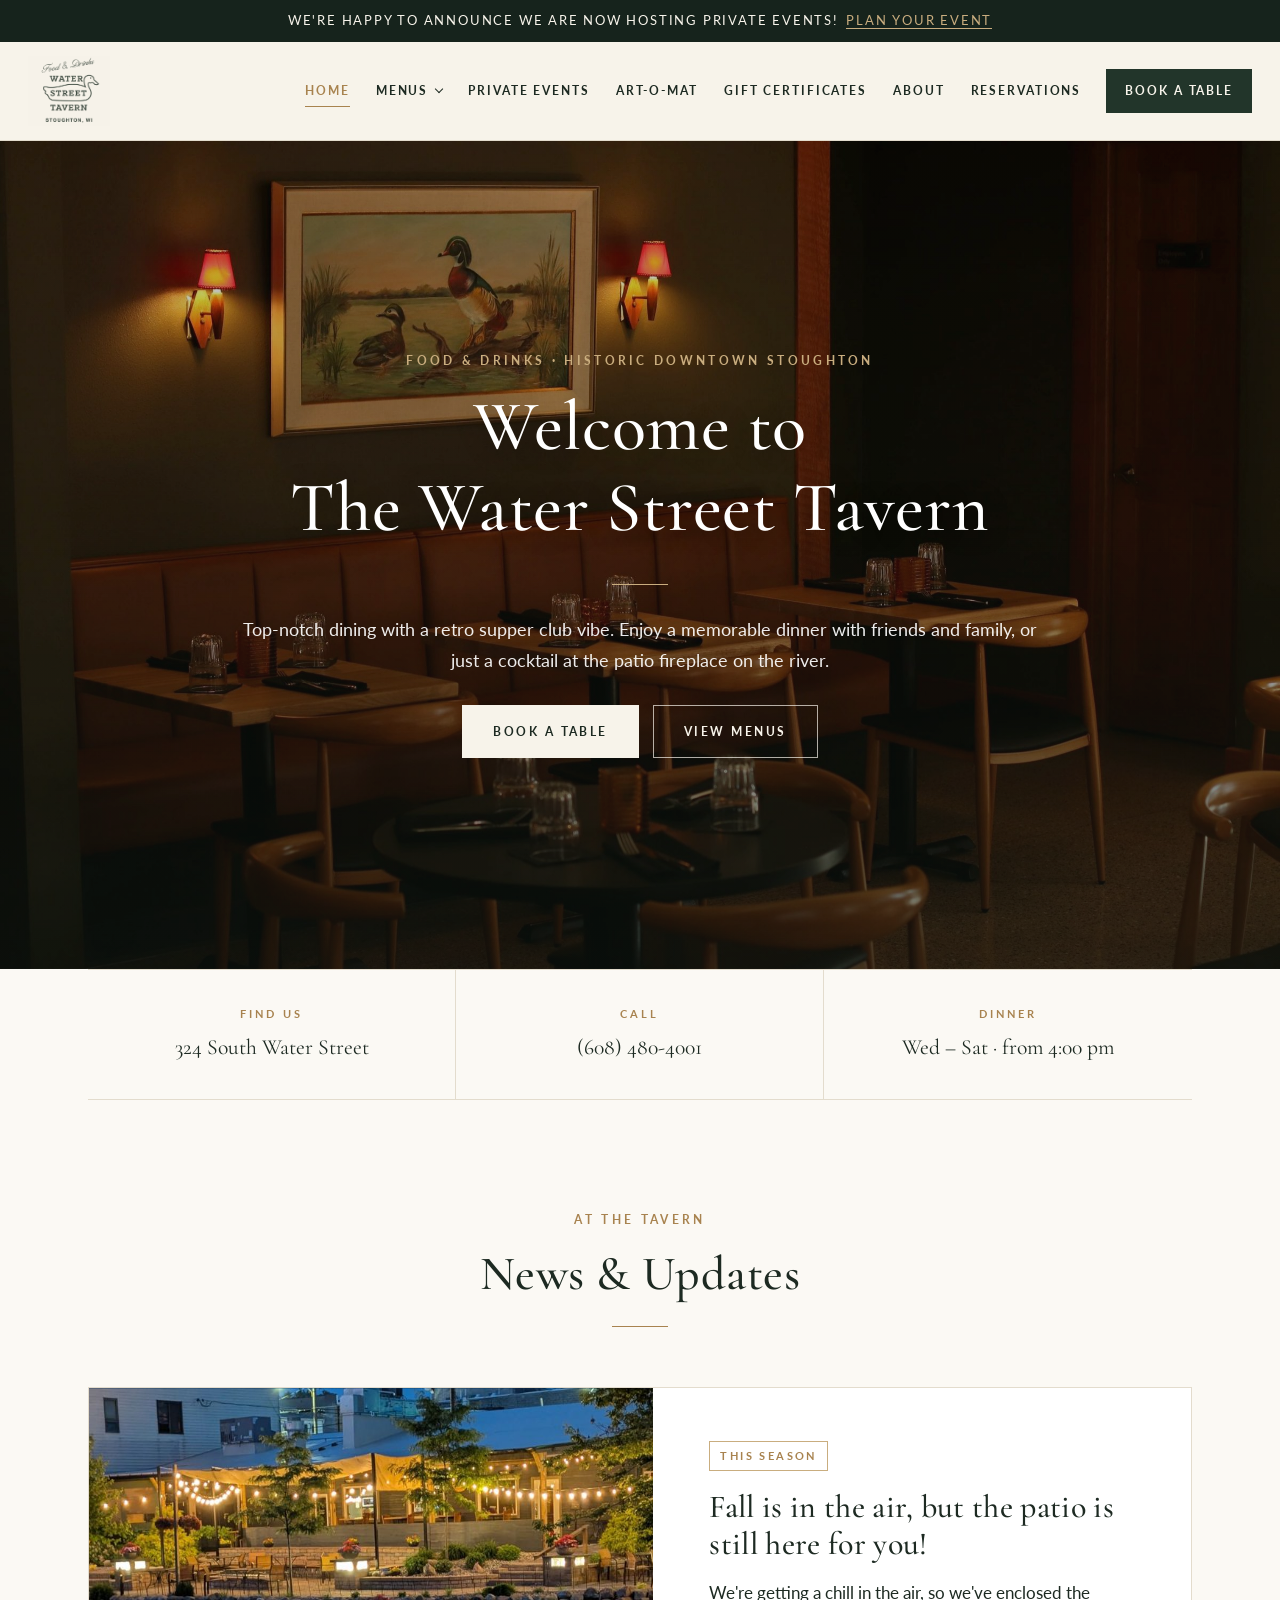
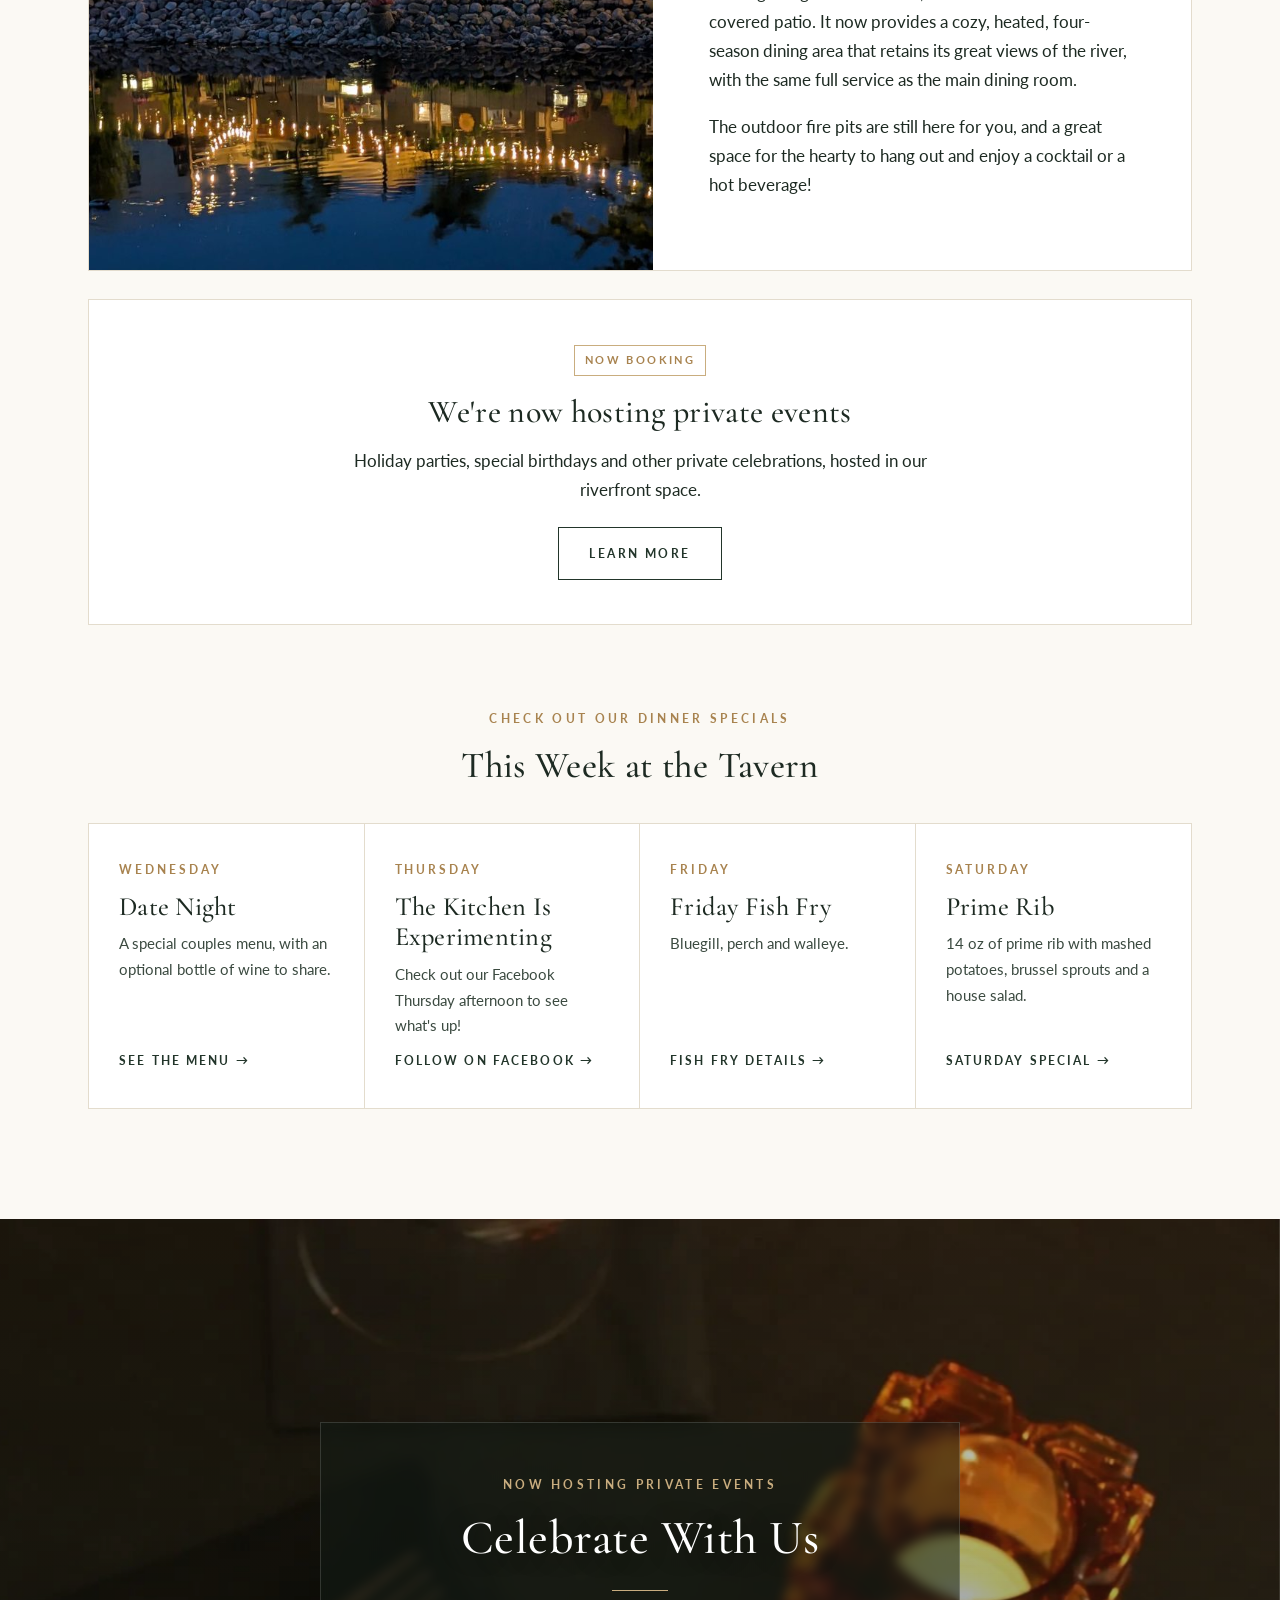
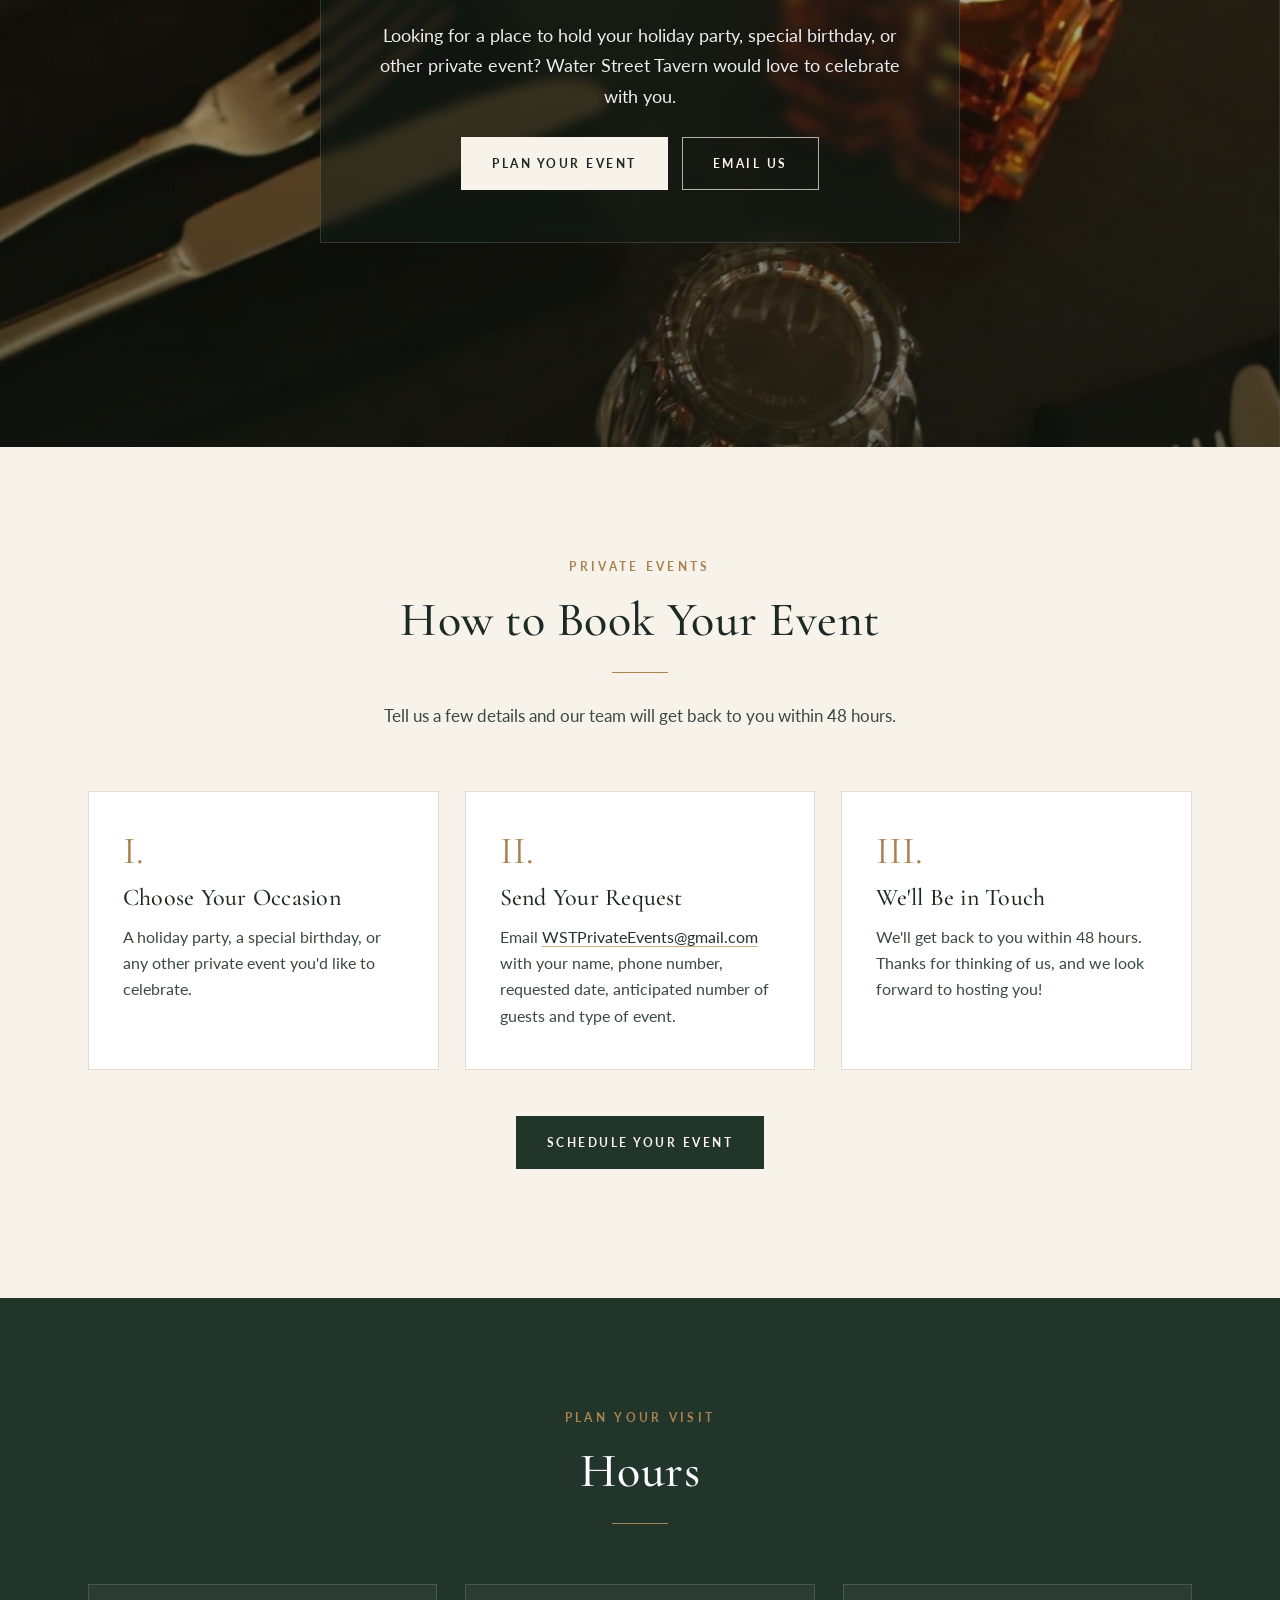
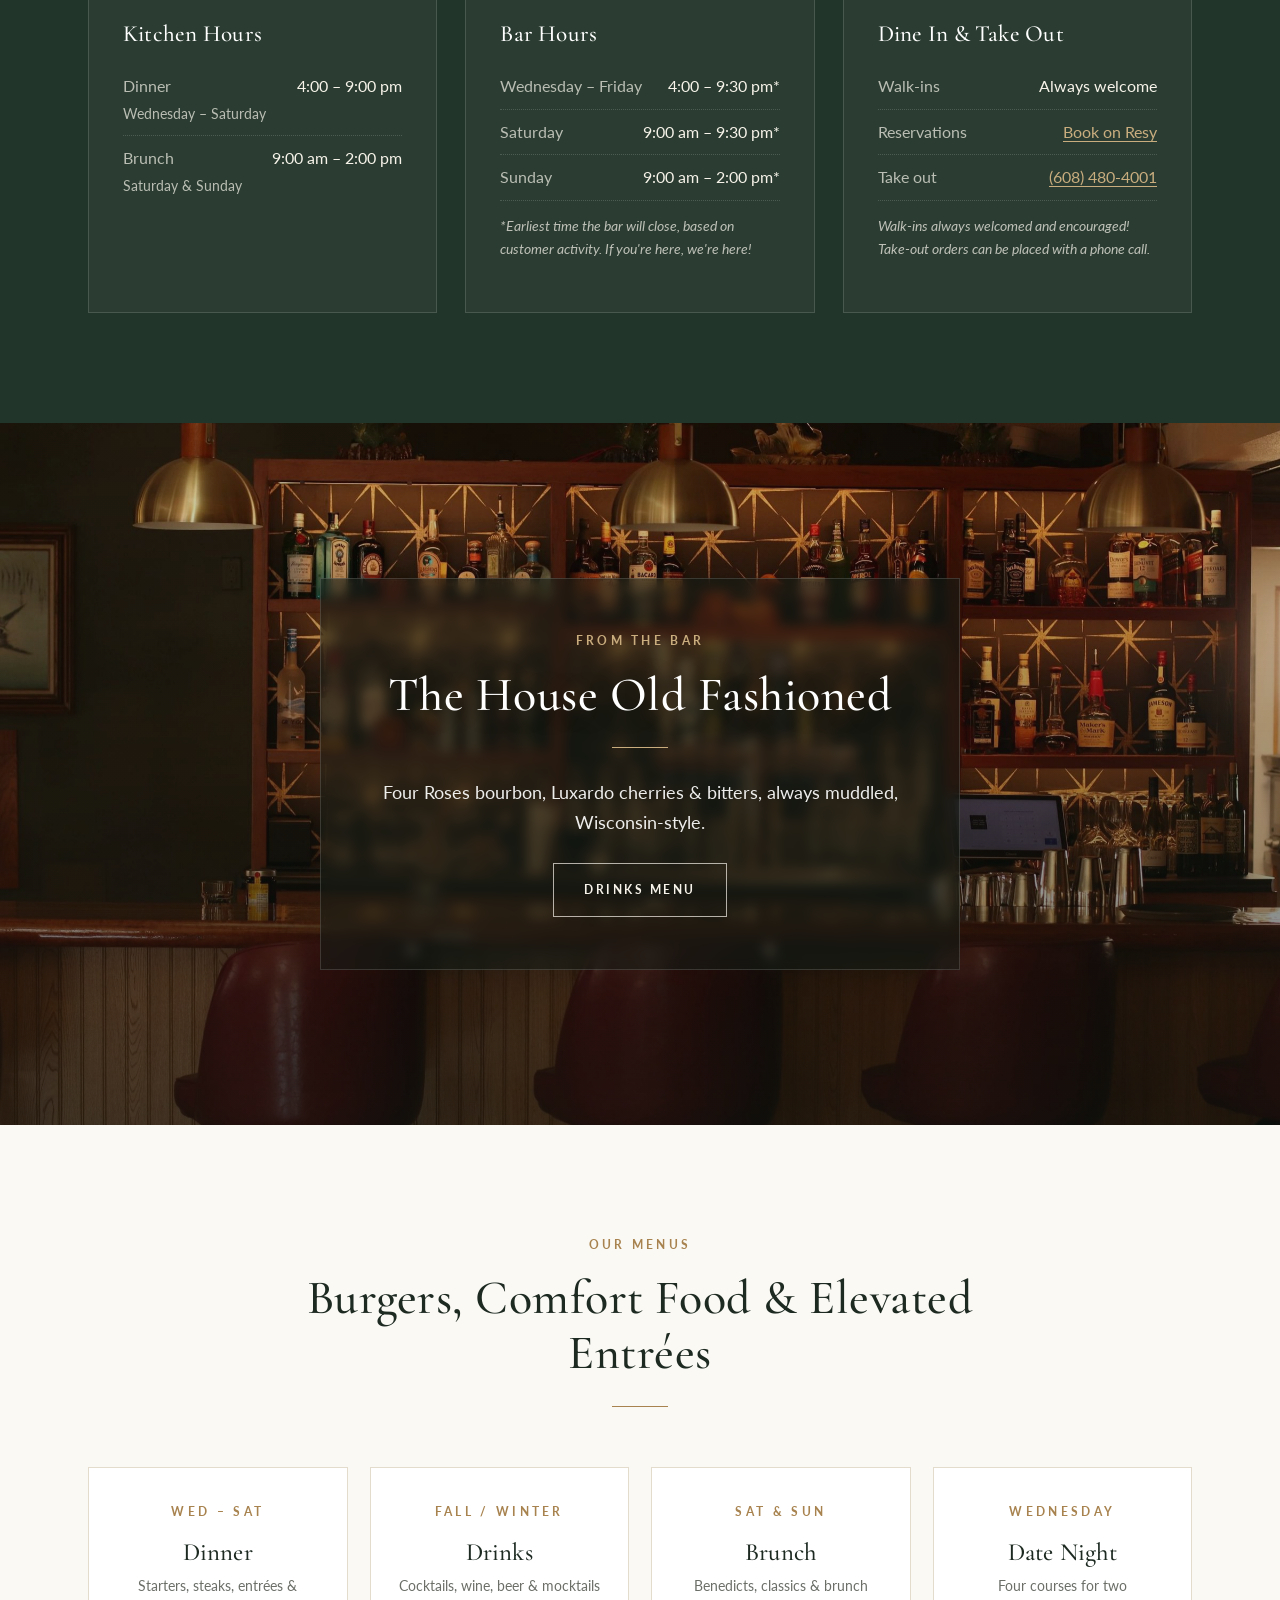
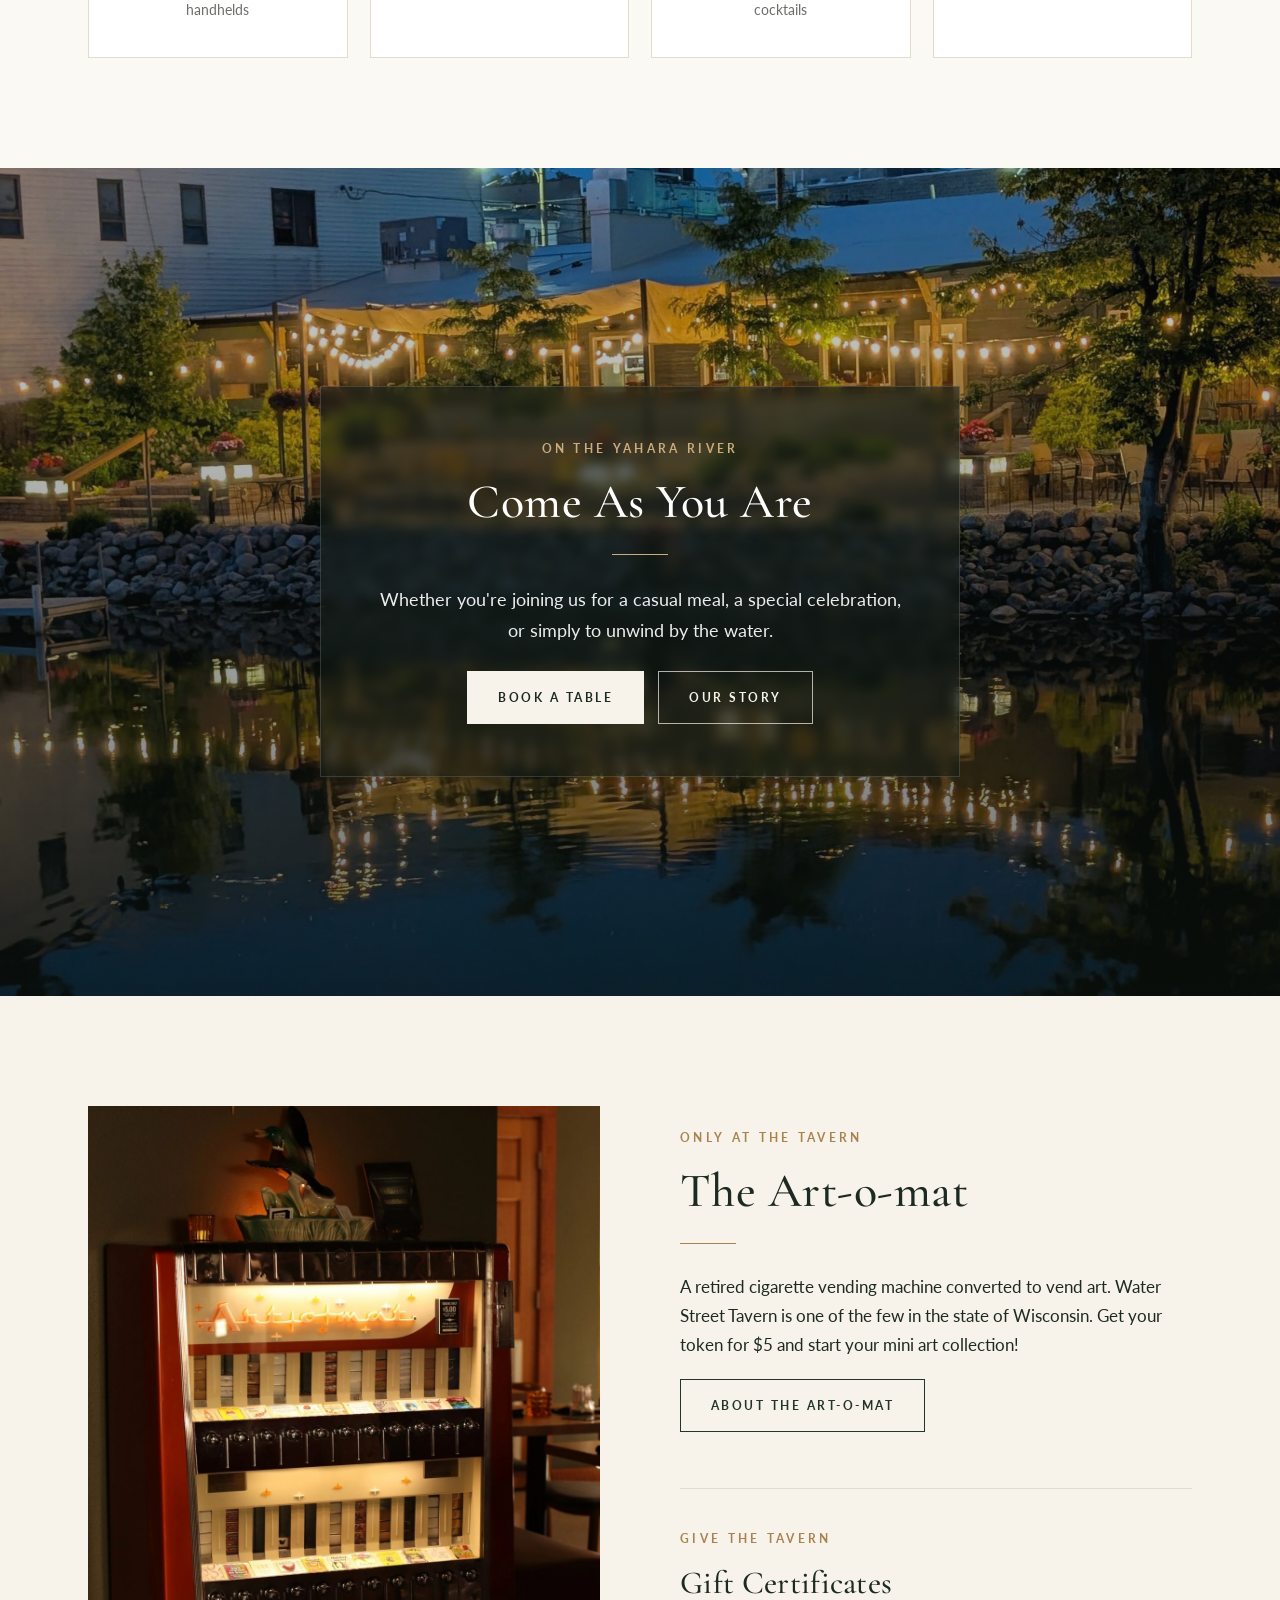
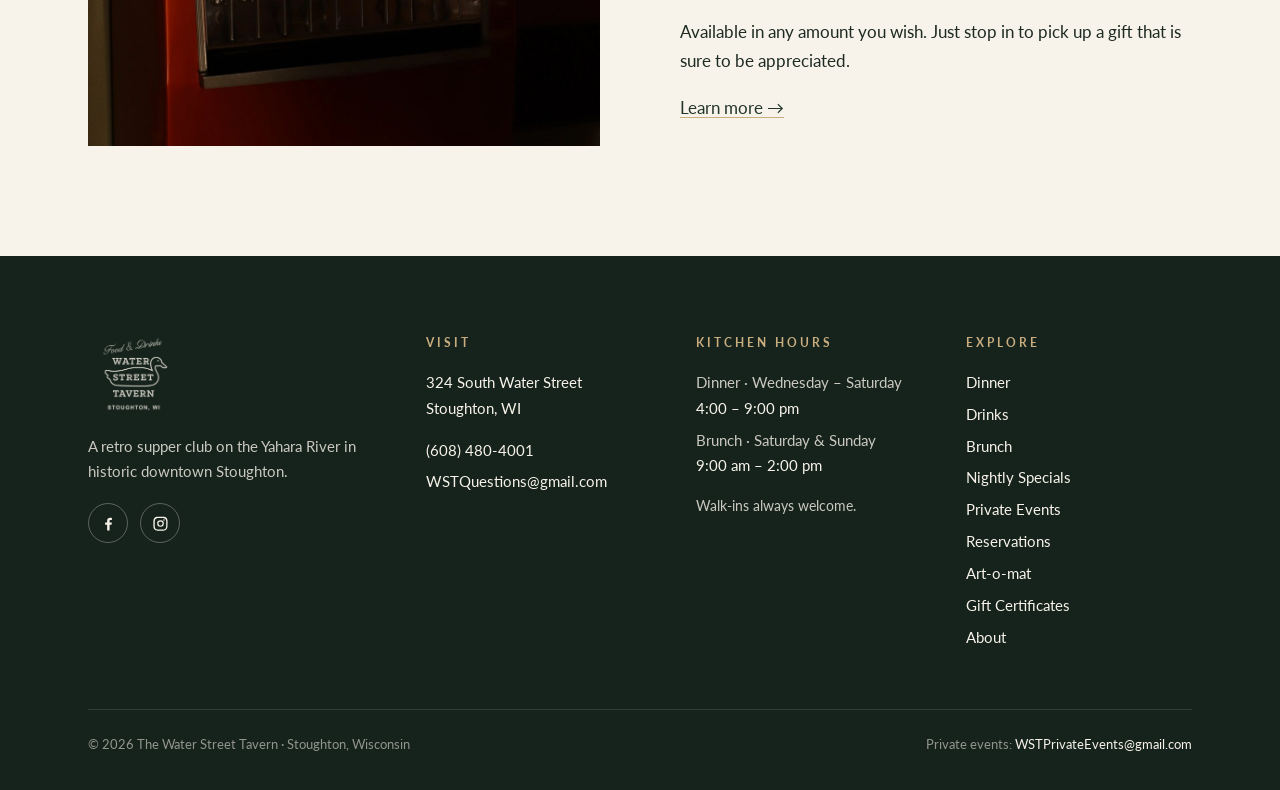
<file: index.html>
<!DOCTYPE html>
<html lang="en" class="no-js">
<head>
<meta charset="utf-8">
<meta name="viewport" content="width=device-width, initial-scale=1">
<title>The Water Street Tavern | Stoughton, WI</title>
<meta name="description" content="Top-notch dining with a retro supper club vibe on the river in historic downtown Stoughton, WI. Dinner Wed–Sat, weekend brunch, cocktails by the patio fireplace, and now hosting private events.">
<meta property="og:title" content="The Water Street Tavern | Stoughton, WI">
<meta property="og:description" content="Top-notch dining with a retro supper club vibe on the river in historic downtown Stoughton, WI. Dinner Wed–Sat, weekend brunch, cocktails by the patio fireplace, and now hosting private events.">
<meta property="og:image" content="img/dining-room.jpg">
<link rel="icon" href="img/favicon.png">
<link rel="preconnect" href="https://fonts.googleapis.com"><link rel="preconnect" href="https://fonts.gstatic.com" crossorigin>
<link href="https://fonts.googleapis.com/css2?family=Cormorant+Garamond:ital,wght@0,400;0,500;0,600;1,400&family=Lato:wght@300;400;700&display=swap" rel="stylesheet">
<link rel="stylesheet" href="css/site.css">
</head>
<body>
<a class="skip" href="#main">Skip to content</a>
<div class="announce"><span class="long">We're happy to announce we are now hosting private events!</span><span class="short">Now hosting private events</span><a href="private-events.html">Plan your event</a></div>
<header class="site-header">
 <div class="hdr">
  <a class="brand" href="index.html" aria-label="The Water Street Tavern home"><img src="img/logo-dark.png" alt="Food &amp; Drinks · Water Street Tavern · Stoughton, WI" width="700" height="338"></a>
  <button class="burger" aria-label="Open menu" aria-expanded="false" aria-controls="nav"><span></span></button>
  <nav class="nav" id="nav" aria-label="Main">
   <button class="nav-close" aria-label="Close menu">&times;</button>
   <a href="index.html" aria-current="page">Home</a>
   <div class="dd"><button aria-expanded="false">Menus</button><div class="dd-menu"><a href="dinner.html">Dinner</a><a href="drinks.html">Drinks</a><a href="brunch.html">Brunch</a><a href="date-night.html">Date Night (Wednesday)</a><a href="nightly-specials.html">Nightly Specials</a></div></div>
   <a href="private-events.html">Private Events</a>
   <a href="art-o-mat.html">Art-o-mat</a>
   <a href="gift-certificates.html">Gift Certificates</a>
   <a href="about.html">About</a>
   <a href="reservations.html">Reservations</a>
   <a class="btn" href="https://resy.com/cities/stoughton-wi-wi/venues/water-street-tavern" target="_blank" rel="noopener">Book a Table</a>
  </nav>
 </div>
</header>
<div class="scrim"></div>
<main id="main">
<section class="band tall">
 <div class="band__bg" style="background-image:url('img/dining-room.jpg');background-position:center" data-sm="img/dining-room-sm.jpg" role="img" aria-hidden="true"></div>
 <div class="band__veil"></div>
 <div class="band__content"><span class="eyebrow">Food &amp; Drinks · Historic Downtown Stoughton</span>
<h1>Welcome to<br>The Water Street Tavern</h1><hr class="rule">
<p>Top-notch dining with a retro supper club vibe. Enjoy a memorable dinner with friends and family, or just a cocktail at the patio fireplace on the river.</p>
<div class="btns" style="justify-content:center;margin-top:30px"><a class="btn light" href="https://resy.com/cities/stoughton-wi-wi/venues/water-street-tavern" target="_blank" rel="noopener">Book a Table</a><a class="btn outline-light" href="dinner.html">View Menus</a></div></div>
</section>

<div class="wrap"><div class="info">
 <div><span class="k">Find Us</span><a href="https://www.google.com/maps/search/?api=1&query=Water+Street+Tavern+324+S+Water+St+Stoughton+WI" target="_blank" rel="noopener">324 South Water Street</a></div>
 <div><span class="k">Call</span><a href="tel:6084804001">(608) 480-4001</a></div>
 <div><span class="k">Dinner</span><span class="v">Wed – Sat · from 4:00 pm</span></div>
</div></div>

<section class="section" id="news">
 <div class="wrap">
  <div class="section-head reveal"><span class="eyebrow">At the Tavern</span><h2>News &amp; Updates</h2><hr class="rule"></div>
  <article class="news-feature reveal">
   <div class="nf-img" style="background-image:url('img/patio-night-sm.jpg')" role="img" aria-label="The riverfront patio at night"></div>
   <div class="nf-body"><span class="tag">This Season</span>
    <h3 style="font-size:2rem">Fall is in the air, but the patio is still here for you!</h3>
    <p>We're getting a chill in the air, so we've enclosed the covered patio. It now provides a cozy, heated, four-season dining area that retains its great views of the river, with the same full service as the main dining room.</p>
    <p>The outdoor fire pits are still here for you, and a great space for the hearty to hang out and enjoy a cocktail or a hot beverage!</p>
   </div>
  </article>
  <article class="news-feature reveal" style="grid-template-columns:1fr">
   <div class="nf-body center" style="padding:44px 40px"><span class="tag">Now Booking</span>
    <h3 style="font-size:2rem">We're now hosting private events</h3>
    <p style="max-width:620px;margin:0 auto 22px">Holiday parties, special birthdays and other private celebrations, hosted in our riverfront space.</p>
    <a class="btn ghost" href="private-events.html">Learn More</a></div>
  </article>
  <div class="section-head reveal" style="margin:84px auto 36px"><span class="eyebrow">Check Out Our Dinner Specials</span><h2 style="font-size:2.3rem">This Week at the Tavern</h2></div>
  <div class="week"><div class="day reveal"><span class="dname">Wednesday</span><h3>Date Night</h3><p>A special couples menu, with an optional bottle of wine to share.</p><a class="more" href="date-night.html">See the menu &rarr;</a></div><div class="day reveal"><span class="dname">Thursday</span><h3>The Kitchen Is Experimenting</h3><p>Check out our Facebook Thursday afternoon to see what's up!</p><a class="more" href="https://www.facebook.com/100089725462678/" target="_blank" rel="noopener">Follow on Facebook &rarr;</a></div><div class="day reveal"><span class="dname">Friday</span><h3>Friday Fish Fry</h3><p>Bluegill, perch and walleye.</p><a class="more" href="nightly-specials.html">Fish fry details &rarr;</a></div><div class="day reveal"><span class="dname">Saturday</span><h3>Prime Rib</h3><p>14 oz of prime rib with mashed potatoes, brussel sprouts and a house salad.</p><a class="more" href="nightly-specials.html">Saturday special &rarr;</a></div></div>
 </div>
</section>
<section class="band tall">
 <div class="band__bg" style="background-image:url('img/table-candle.jpg');background-position:68% center" data-sm="img/table-candle-sm.jpg" role="img" aria-hidden="true"></div>
 <div class="band__veil"></div>
 <div class="band__content"><div class="glass reveal"><span class="eyebrow">Now Hosting Private Events</span>
<h2>Celebrate With Us</h2><hr class="rule">
<p>Looking for a place to hold your holiday party, special birthday, or other private event? Water Street Tavern would love to celebrate with you.</p>
<div class="btns" style="justify-content:center;margin-top:26px"><a class="btn light" href="private-events.html">Plan Your Event</a><a class="btn outline-light" href="mailto:WSTPrivateEvents@gmail.com">Email Us</a></div></div></div>
</section>

<section class="section ivory">
 <div class="wrap">
  <div class="section-head reveal"><span class="eyebrow">Private Events</span><h2>How to Book Your Event</h2><hr class="rule"><p>Tell us a few details and our team will get back to you within 48 hours.</p></div>
  <div class="pe-grid">
   <div class="pe-card reveal"><span class="num">I.</span><h3>Choose Your Occasion</h3><p>A holiday party, a special birthday, or any other private event you'd like to celebrate.</p></div>
   <div class="pe-card reveal"><span class="num">II.</span><h3>Send Your Request</h3><p>Email <a href="mailto:WSTPrivateEvents@gmail.com">WSTPrivateEvents@gmail.com</a> with your name, phone number, requested date, anticipated number of guests and type of event.</p></div>
   <div class="pe-card reveal"><span class="num">III.</span><h3>We'll Be in Touch</h3><p>We'll get back to you within 48 hours. Thanks for thinking of us, and we look forward to hosting you!</p></div>
  </div>
  <p class="center" style="margin-top:46px"><a class="btn" href="mailto:WSTPrivateEvents@gmail.com?subject=Water%20Street%20Tavern%20Private%20Event&body=Please%20provide%20the%20following%20information.%0A%0AName%3A%0APhone%20number%3A%0ARequested%20date%3A%0AAnticipated%20number%20of%20guests%3A%0AType%20of%20event%3A%0A%0AWe'll%20get%20back%20to%20you%20within%2048%20hours.%0A%0AThanks%20for%20thinking%20of%20us%2C%20and%20we%20look%20forward%20to%20hosting%20you!">Schedule Your Event</a></p>
 </div>
</section>

<section class="section dark" id="hours">
 <div class="wrap">
  <div class="section-head reveal"><span class="eyebrow">Plan Your Visit</span><h2>Hours</h2><hr class="rule"></div>
  <div class="hours">
     <div class="card reveal"><h3>Kitchen Hours</h3><div class="hrow"><span>Dinner<br><span class="small">Wednesday – Saturday</span></span><span>4:00 – 9:00 pm</span></div><div class="hrow"><span>Brunch<br><span class="small">Saturday &amp; Sunday</span></span><span>9:00 am – 2:00 pm</span></div></div>
     <div class="card reveal"><h3>Bar Hours</h3><div class="hrow"><span>Wednesday – Friday</span><span>4:00 – 9:30 pm*</span></div><div class="hrow"><span>Saturday</span><span>9:00 am – 9:30 pm*</span></div><div class="hrow"><span>Sunday</span><span>9:00 am – 2:00 pm*</span></div><p class="hnote muted">*Earliest time the bar will close, based on customer activity. If you&#x27;re here, we&#x27;re here!</p></div>
     <div class="card reveal"><h3>Dine In &amp; Take Out</h3>
      <div class="hrow"><span>Walk-ins</span><span>Always welcome</span></div>
      <div class="hrow"><span>Reservations</span><span><a href="https://resy.com/cities/stoughton-wi-wi/venues/water-street-tavern" target="_blank" rel="noopener">Book on Resy</a></span></div>
      <div class="hrow"><span>Take out</span><span><a href="tel:6084804001">(608) 480-4001</a></span></div>
      <p class="hnote muted">Walk-ins always welcomed and encouraged! Take-out orders can be placed with a phone call.</p></div>
    </div>
 </div>
</section>
<section class="band ">
 <div class="band__bg" style="background-image:url('img/bar.jpg');background-position:center" data-sm="img/bar-sm.jpg" role="img" aria-hidden="true"></div>
 <div class="band__veil"></div>
 <div class="band__content"><div class="glass"><span class="eyebrow">From the Bar</span><h2>The House Old Fashioned</h2><hr class="rule"><p>Four Roses bourbon, Luxardo cherries &amp; bitters, always muddled, Wisconsin-style.</p><div class="btns" style="justify-content:center;margin-top:26px"><a class="btn outline-light" href="drinks.html">Drinks Menu</a></div></div></div>
</section>

<section class="section">
 <div class="wrap">
  <div class="section-head reveal"><span class="eyebrow">Our Menus</span><h2>Burgers, Comfort Food &amp; Elevated Entrées</h2><hr class="rule"></div>
  <div class="tiles">
   <a class="tile reveal" href="dinner.html"><span class="eyebrow">Wed – Sat</span><h3>Dinner</h3><p>Starters, steaks, entrées &amp; handhelds</p></a>
   <a class="tile reveal" href="drinks.html"><span class="eyebrow">Fall / Winter</span><h3>Drinks</h3><p>Cocktails, wine, beer &amp; mocktails</p></a>
   <a class="tile reveal" href="brunch.html"><span class="eyebrow">Sat &amp; Sun</span><h3>Brunch</h3><p>Benedicts, classics &amp; brunch cocktails</p></a>
   <a class="tile reveal" href="date-night.html"><span class="eyebrow">Wednesday</span><h3>Date Night</h3><p>Four courses for two</p></a>
  </div>
 </div>
</section>
<section class="band tall">
 <div class="band__bg" style="background-image:url('img/patio-night.jpg');background-position:center" data-sm="img/patio-night-sm.jpg" role="img" aria-hidden="true"></div>
 <div class="band__veil"></div>
 <div class="band__content"><div class="glass"><span class="eyebrow">On the Yahara River</span><h2>Come As You Are</h2><hr class="rule"><p>Whether you're joining us for a casual meal, a special celebration, or simply to unwind by the water.</p><div class="btns" style="justify-content:center;margin-top:26px"><a class="btn light" href="https://resy.com/cities/stoughton-wi-wi/venues/water-street-tavern" target="_blank" rel="noopener">Book a Table</a><a class="btn outline-light" href="about.html">Our Story</a></div></div></div>
</section>

<section class="section ivory">
 <div class="wrap split">
  <div class="reveal"><div class="ph" style="background-image:url('img/art-o-mat-sm.jpg')" role="img" aria-label="The Art-o-mat machine"></div></div>
  <div class="reveal">
   <span class="eyebrow">Only at the Tavern</span><h2>The Art-o-mat</h2><hr class="rule left">
   <p>A retired cigarette vending machine converted to vend art. Water Street Tavern is one of the few in the state of Wisconsin. Get your token for $5 and start your mini art collection!</p>
   <p><a class="btn ghost" href="art-o-mat.html">About the Art-o-mat</a></p>
   <div style="margin-top:56px;padding-top:40px;border-top:1px solid var(--line)"><span class="eyebrow">Give the Tavern</span><h3 style="font-size:2rem">Gift Certificates</h3><p>Available in any amount you wish. Just stop in to pick up a gift that is sure to be appreciated.</p><a href="gift-certificates.html">Learn more &rarr;</a></div>
  </div>
 </div>
</section>
</main>
<footer class="site-footer">
 <div class="wrap">
  <div class="fgrid">
   <div>
    <img class="flogo" src="img/logo-light.png" alt="Water Street Tavern" width="700" height="338">
    <p>A retro supper club on the Yahara River in historic downtown Stoughton.</p>
    <div class="social"><a href="https://www.facebook.com/100089725462678/" target="_blank" rel="noopener" aria-label="Facebook"><svg viewBox="0 0 24 24" aria-hidden="true"><path d="M13.5 22v-8.2h2.8l.4-3.2h-3.2V8.5c0-.9.3-1.6 1.6-1.6h1.7V4.1c-.3 0-1.3-.1-2.5-.1-2.5 0-4.2 1.5-4.2 4.3v2.4H7.3v3.2h2.8V22h3.4z"/></svg></a><a href="https://www.instagram.com/TheWaterStreetTavern" target="_blank" rel="noopener" aria-label="Instagram"><svg viewBox="0 0 24 24" aria-hidden="true"><path d="M12 7.3A4.7 4.7 0 1 0 12 16.7 4.7 4.7 0 0 0 12 7.3zm0 7.7a3 3 0 1 1 0-6 3 3 0 0 1 0 6zm6-7.9a1.1 1.1 0 1 1-2.2 0 1.1 1.1 0 0 1 2.2 0zM21.9 8.2c-.1-1.6-.4-3-1.6-4.2S17.7 2.4 16.1 2.4C14.4 2.3 9.6 2.3 7.9 2.4 6.3 2.5 4.9 2.8 3.7 4S2.1 6.6 2 8.2c-.1 1.7-.1 6.5 0 8.2.1 1.6.4 3 1.6 4.2s2.6 1.5 4.2 1.6c1.7.1 6.5.1 8.2 0 1.6-.1 3-.4 4.2-1.6s1.5-2.6 1.6-4.2c.2-1.7.2-6.5.1-8.2zm-2.2 10.1a3.3 3.3 0 0 1-1.9 1.9c-1.3.5-4.4.4-5.8.4s-4.5.1-5.8-.4a3.3 3.3 0 0 1-1.9-1.9c-.5-1.3-.4-4.4-.4-5.8s-.1-4.5.4-5.8a3.3 3.3 0 0 1 1.9-1.9c1.3-.5 4.4-.4 5.8-.4s4.5-.1 5.8.4a3.3 3.3 0 0 1 1.9 1.9c.5 1.3.4 4.4.4 5.8s.1 4.5-.4 5.8z"/></svg></a></div>
   </div>
   <div><h4>Visit</h4><ul><li><a href="https://www.google.com/maps/search/?api=1&query=Water+Street+Tavern+324+S+Water+St+Stoughton+WI" target="_blank" rel="noopener">324 South Water Street<br>Stoughton, WI</a></li><li style="margin-top:10px"><a href="tel:6084804001">(608) 480-4001</a></li><li><a href="mailto:WSTQuestions@gmail.com">WSTQuestions@gmail.com</a></li></ul></div>
   <div><h4>Kitchen Hours</h4><ul><li>Dinner · Wednesday – Saturday<br><span style="color:var(--ivory)">4:00 – 9:00 pm</span></li><li>Brunch · Saturday &amp; Sunday<br><span style="color:var(--ivory)">9:00 am – 2:00 pm</span></li></ul><p class="small" style="margin-top:12px">Walk-ins always welcome.</p></div>
   <div><h4>Explore</h4><ul><li><a href="dinner.html">Dinner</a></li><li><a href="drinks.html">Drinks</a></li><li><a href="brunch.html">Brunch</a></li><li><a href="nightly-specials.html">Nightly Specials</a></li><li><a href="private-events.html">Private Events</a></li><li><a href="reservations.html">Reservations</a></li><li><a href="art-o-mat.html">Art-o-mat</a></li><li><a href="gift-certificates.html">Gift Certificates</a></li><li><a href="about.html">About</a></li></ul></div>
  </div>
  <div class="fbottom"><span>&copy; 2026 The Water Street Tavern · Stoughton, Wisconsin</span><span>Private events: <a href="mailto:WSTPrivateEvents@gmail.com">WSTPrivateEvents@gmail.com</a></span></div>
 </div>
</footer>
<script src="js/site.js"></script>
</body>
</html>
</file>
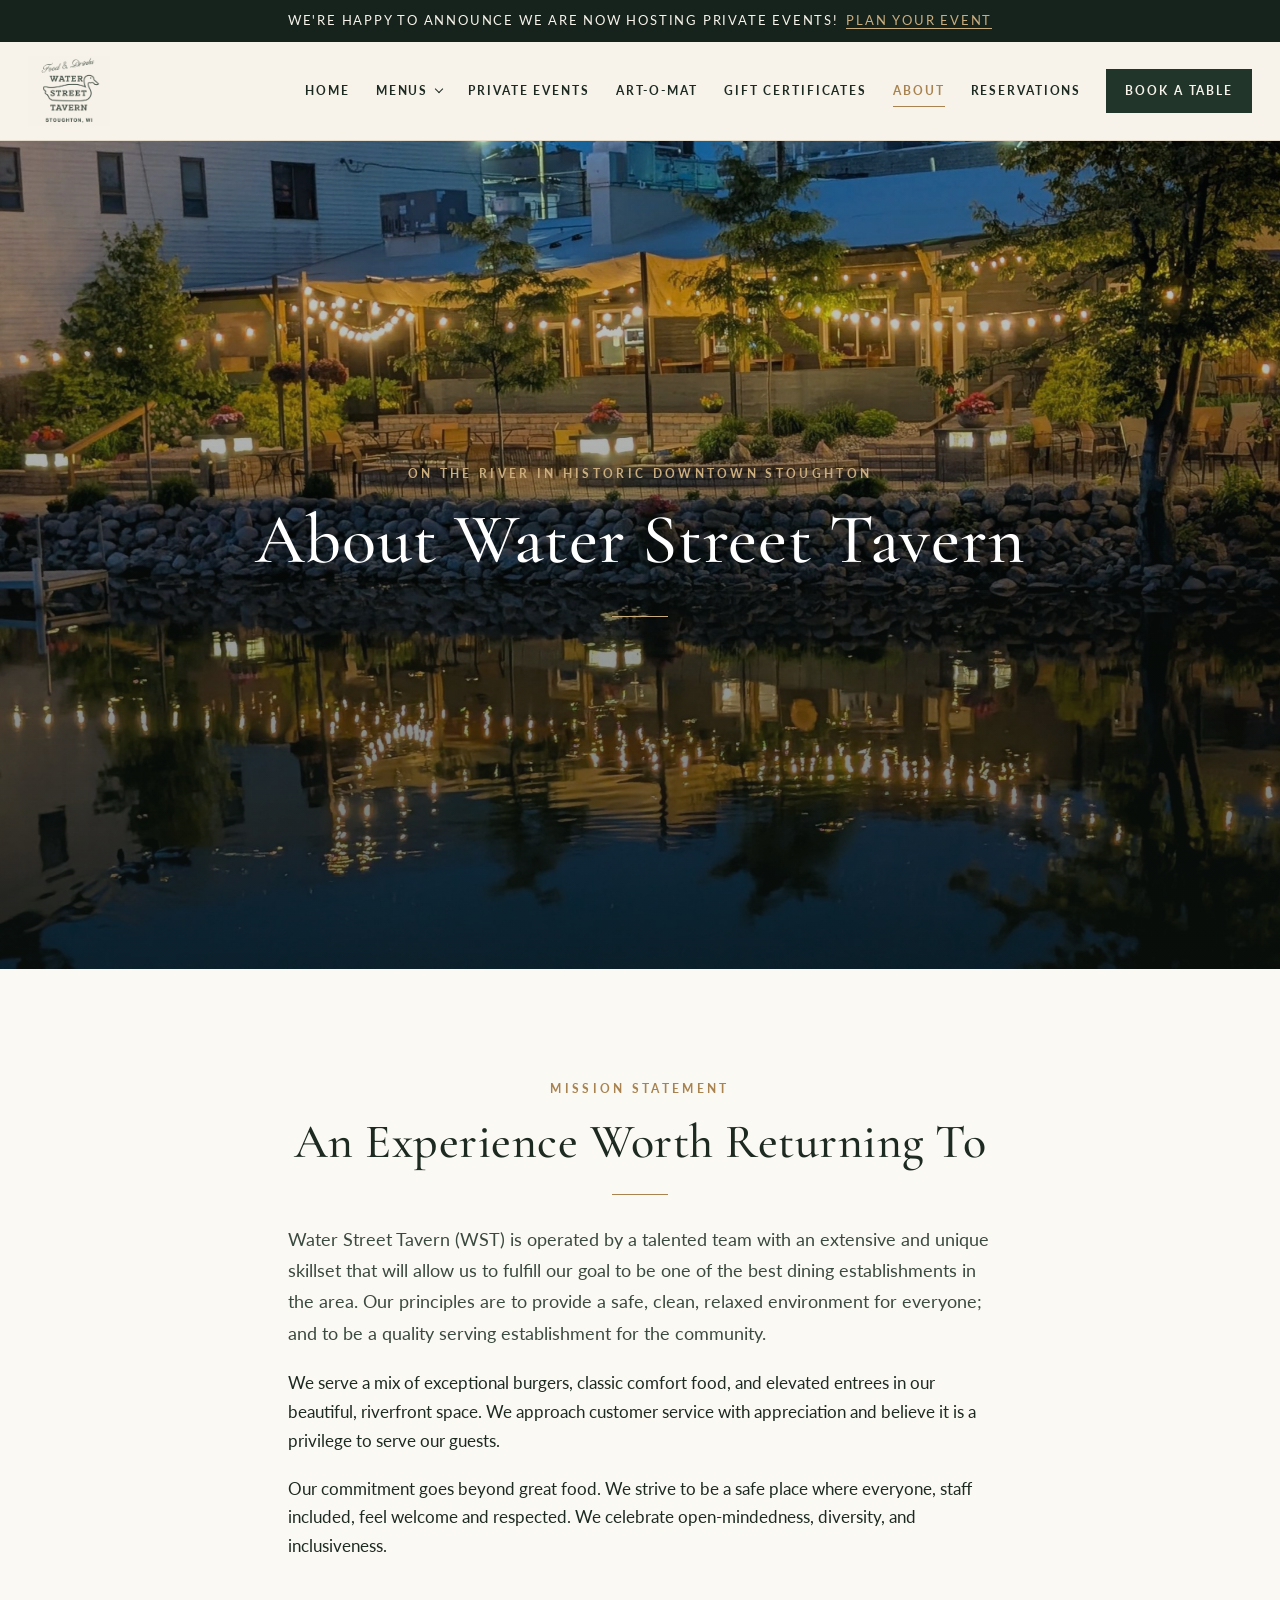
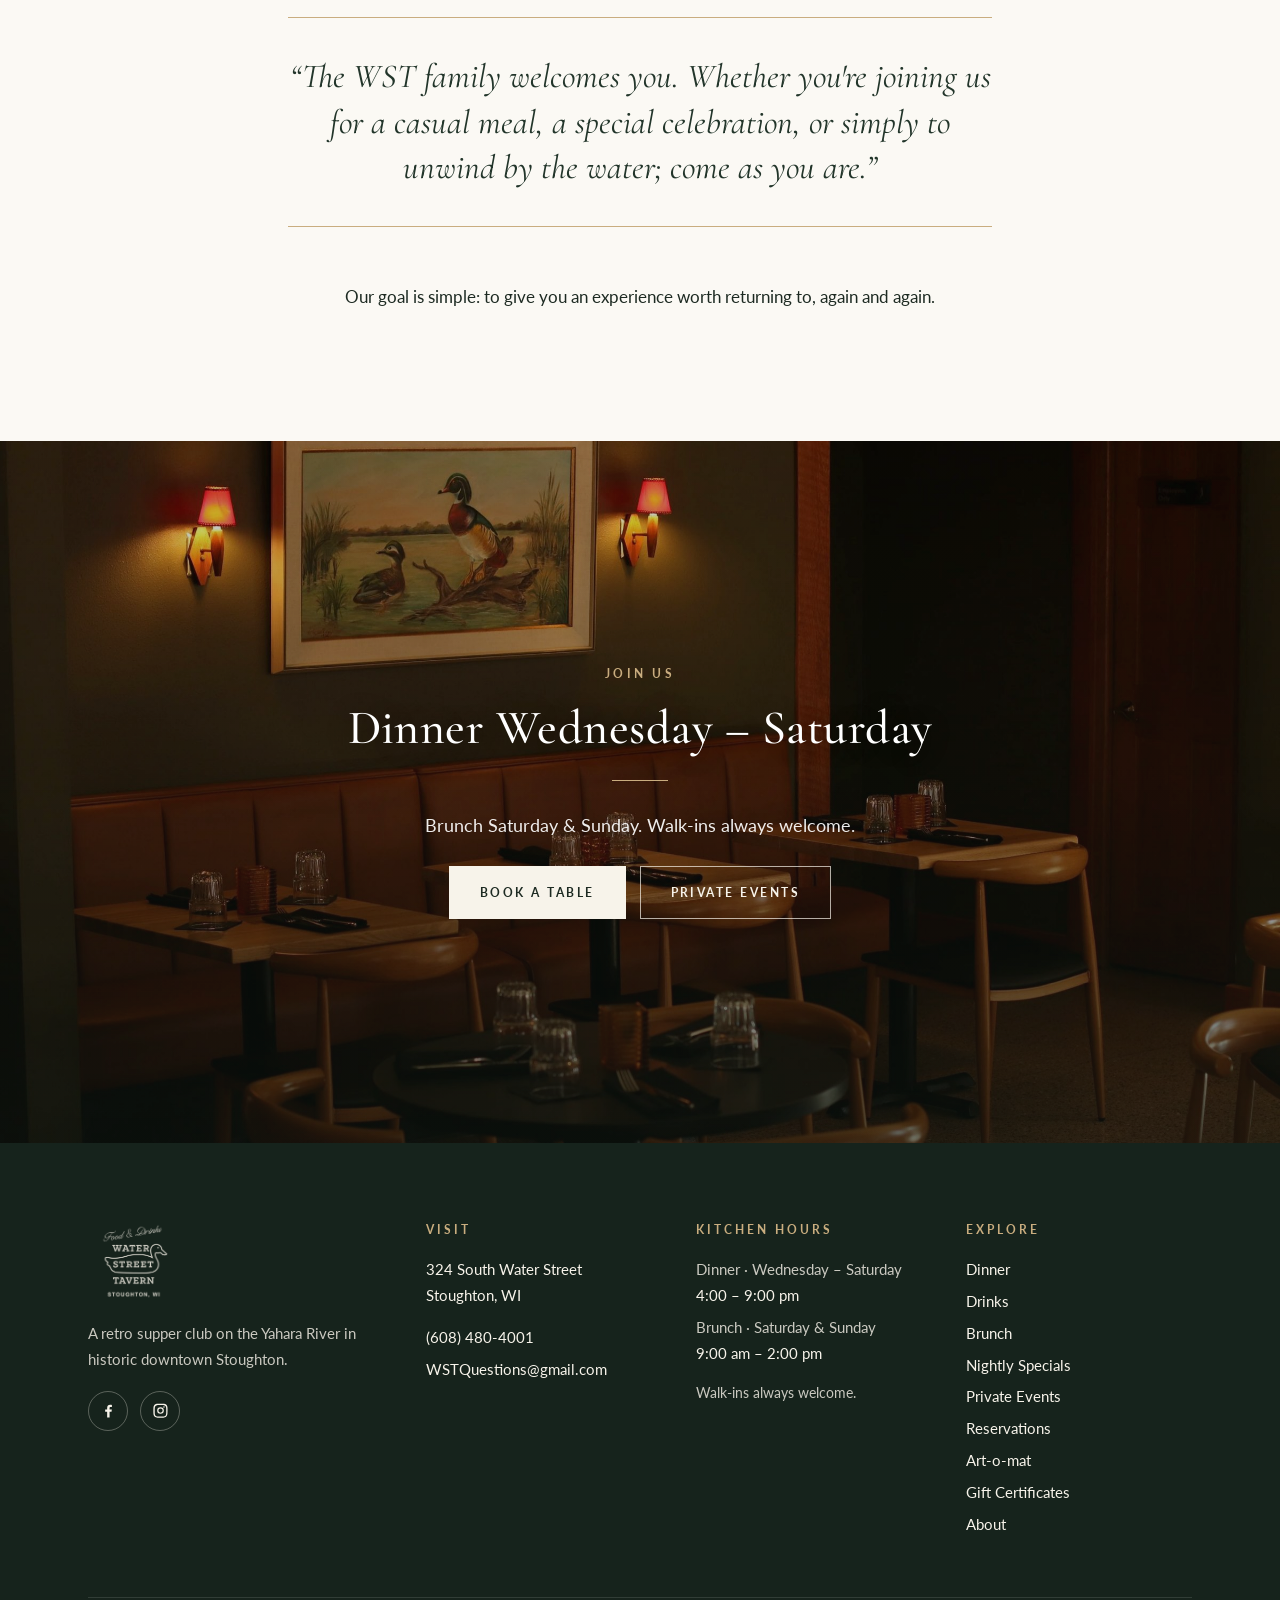
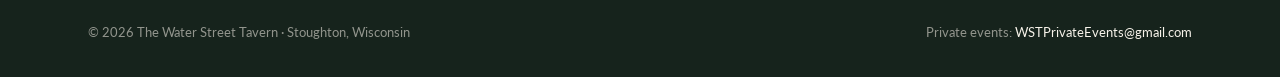
<file: about.html>
<!DOCTYPE html>
<html lang="en" class="no-js">
<head>
<meta charset="utf-8">
<meta name="viewport" content="width=device-width, initial-scale=1">
<title>About | The Water Street Tavern, Stoughton WI</title>
<meta name="description" content="About Water Street Tavern: exceptional burgers, classic comfort food and elevated entrées in a riverfront space in Stoughton, WI. Come as you are.">
<meta property="og:title" content="About | The Water Street Tavern, Stoughton WI">
<meta property="og:description" content="About Water Street Tavern: exceptional burgers, classic comfort food and elevated entrées in a riverfront space in Stoughton, WI. Come as you are.">
<meta property="og:image" content="img/dining-room.jpg">
<link rel="icon" href="img/favicon.png">
<link rel="preconnect" href="https://fonts.googleapis.com"><link rel="preconnect" href="https://fonts.gstatic.com" crossorigin>
<link href="https://fonts.googleapis.com/css2?family=Cormorant+Garamond:ital,wght@0,400;0,500;0,600;1,400&family=Lato:wght@300;400;700&display=swap" rel="stylesheet">
<link rel="stylesheet" href="css/site.css">
</head>
<body>
<a class="skip" href="#main">Skip to content</a>
<div class="announce"><span class="long">We're happy to announce we are now hosting private events!</span><span class="short">Now hosting private events</span><a href="private-events.html">Plan your event</a></div>
<header class="site-header">
 <div class="hdr">
  <a class="brand" href="index.html" aria-label="The Water Street Tavern home"><img src="img/logo-dark.png" alt="Food &amp; Drinks · Water Street Tavern · Stoughton, WI" width="700" height="338"></a>
  <button class="burger" aria-label="Open menu" aria-expanded="false" aria-controls="nav"><span></span></button>
  <nav class="nav" id="nav" aria-label="Main">
   <button class="nav-close" aria-label="Close menu">&times;</button>
   <a href="index.html">Home</a>
   <div class="dd"><button aria-expanded="false">Menus</button><div class="dd-menu"><a href="dinner.html">Dinner</a><a href="drinks.html">Drinks</a><a href="brunch.html">Brunch</a><a href="date-night.html">Date Night (Wednesday)</a><a href="nightly-specials.html">Nightly Specials</a></div></div>
   <a href="private-events.html">Private Events</a>
   <a href="art-o-mat.html">Art-o-mat</a>
   <a href="gift-certificates.html">Gift Certificates</a>
   <a href="about.html" aria-current="page">About</a>
   <a href="reservations.html">Reservations</a>
   <a class="btn" href="https://resy.com/cities/stoughton-wi-wi/venues/water-street-tavern" target="_blank" rel="noopener">Book a Table</a>
  </nav>
 </div>
</header>
<div class="scrim"></div>
<main id="main">
<section class="band tall">
 <div class="band__bg" style="background-image:url('img/patio-night.jpg');background-position:center" data-sm="img/patio-night-sm.jpg" role="img" aria-hidden="true"></div>
 <div class="band__veil"></div>
 <div class="band__content"><span class="eyebrow">On the River in Historic Downtown Stoughton</span><h1>About Water Street Tavern</h1><hr class="rule"></div>
</section>
<section class="section"><div class="narrow">
<div class="center reveal"><span class="eyebrow">Mission Statement</span><h2>An Experience Worth Returning To</h2><hr class="rule"></div>
<p class="lede reveal">Water Street Tavern (WST) is operated by a talented team with an extensive and unique skillset that will allow us to fulfill our goal to be one of the best dining establishments in the area. Our principles are to provide a safe, clean, relaxed environment for everyone; and to be a quality serving establishment for the community.</p>
<p class="reveal">We serve a mix of exceptional burgers, classic comfort food, and elevated entrees in our beautiful, riverfront space. We approach customer service with appreciation and believe it is a privilege to serve our guests.</p>
<p class="reveal">Our commitment goes beyond great food. We strive to be a safe place where everyone, staff included, feel welcome and respected. We celebrate open-mindedness, diversity, and inclusiveness.</p>
<blockquote class="reveal" style="margin:56px 0;padding:36px 0;border-top:1px solid var(--brass-soft);border-bottom:1px solid var(--brass-soft);text-align:center;font-family:var(--serif);font-size:clamp(1.5rem,3vw,2.1rem);line-height:1.35;font-style:italic;color:var(--green)">“The WST family welcomes you. Whether you're joining us for a casual meal, a special celebration, or simply to unwind by the water; come as you are.”</blockquote>
<p class="reveal center">Our goal is simple: to give you an experience worth returning to, again and again.</p>
</div></section><section class="band ">
 <div class="band__bg" style="background-image:url('img/dining-room.jpg');background-position:center" data-sm="img/dining-room-sm.jpg" role="img" aria-hidden="true"></div>
 <div class="band__veil"></div>
 <div class="band__content"><span class="eyebrow">Join Us</span><h2>Dinner Wednesday – Saturday</h2><hr class="rule"><p>Brunch Saturday &amp; Sunday. Walk-ins always welcome.</p><div class="btns" style="justify-content:center;margin-top:26px"><a class="btn light" href="https://resy.com/cities/stoughton-wi-wi/venues/water-street-tavern" target="_blank" rel="noopener">Book a Table</a><a class="btn outline-light" href="private-events.html">Private Events</a></div></div>
</section>
</main>
<footer class="site-footer">
 <div class="wrap">
  <div class="fgrid">
   <div>
    <img class="flogo" src="img/logo-light.png" alt="Water Street Tavern" width="700" height="338">
    <p>A retro supper club on the Yahara River in historic downtown Stoughton.</p>
    <div class="social"><a href="https://www.facebook.com/100089725462678/" target="_blank" rel="noopener" aria-label="Facebook"><svg viewBox="0 0 24 24" aria-hidden="true"><path d="M13.5 22v-8.2h2.8l.4-3.2h-3.2V8.5c0-.9.3-1.6 1.6-1.6h1.7V4.1c-.3 0-1.3-.1-2.5-.1-2.5 0-4.2 1.5-4.2 4.3v2.4H7.3v3.2h2.8V22h3.4z"/></svg></a><a href="https://www.instagram.com/TheWaterStreetTavern" target="_blank" rel="noopener" aria-label="Instagram"><svg viewBox="0 0 24 24" aria-hidden="true"><path d="M12 7.3A4.7 4.7 0 1 0 12 16.7 4.7 4.7 0 0 0 12 7.3zm0 7.7a3 3 0 1 1 0-6 3 3 0 0 1 0 6zm6-7.9a1.1 1.1 0 1 1-2.2 0 1.1 1.1 0 0 1 2.2 0zM21.9 8.2c-.1-1.6-.4-3-1.6-4.2S17.7 2.4 16.1 2.4C14.4 2.3 9.6 2.3 7.9 2.4 6.3 2.5 4.9 2.8 3.7 4S2.1 6.6 2 8.2c-.1 1.7-.1 6.5 0 8.2.1 1.6.4 3 1.6 4.2s2.6 1.5 4.2 1.6c1.7.1 6.5.1 8.2 0 1.6-.1 3-.4 4.2-1.6s1.5-2.6 1.6-4.2c.2-1.7.2-6.5.1-8.2zm-2.2 10.1a3.3 3.3 0 0 1-1.9 1.9c-1.3.5-4.4.4-5.8.4s-4.5.1-5.8-.4a3.3 3.3 0 0 1-1.9-1.9c-.5-1.3-.4-4.4-.4-5.8s-.1-4.5.4-5.8a3.3 3.3 0 0 1 1.9-1.9c1.3-.5 4.4-.4 5.8-.4s4.5-.1 5.8.4a3.3 3.3 0 0 1 1.9 1.9c.5 1.3.4 4.4.4 5.8s.1 4.5-.4 5.8z"/></svg></a></div>
   </div>
   <div><h4>Visit</h4><ul><li><a href="https://www.google.com/maps/search/?api=1&query=Water+Street+Tavern+324+S+Water+St+Stoughton+WI" target="_blank" rel="noopener">324 South Water Street<br>Stoughton, WI</a></li><li style="margin-top:10px"><a href="tel:6084804001">(608) 480-4001</a></li><li><a href="mailto:WSTQuestions@gmail.com">WSTQuestions@gmail.com</a></li></ul></div>
   <div><h4>Kitchen Hours</h4><ul><li>Dinner · Wednesday – Saturday<br><span style="color:var(--ivory)">4:00 – 9:00 pm</span></li><li>Brunch · Saturday &amp; Sunday<br><span style="color:var(--ivory)">9:00 am – 2:00 pm</span></li></ul><p class="small" style="margin-top:12px">Walk-ins always welcome.</p></div>
   <div><h4>Explore</h4><ul><li><a href="dinner.html">Dinner</a></li><li><a href="drinks.html">Drinks</a></li><li><a href="brunch.html">Brunch</a></li><li><a href="nightly-specials.html">Nightly Specials</a></li><li><a href="private-events.html">Private Events</a></li><li><a href="reservations.html">Reservations</a></li><li><a href="art-o-mat.html">Art-o-mat</a></li><li><a href="gift-certificates.html">Gift Certificates</a></li><li><a href="about.html">About</a></li></ul></div>
  </div>
  <div class="fbottom"><span>&copy; 2026 The Water Street Tavern · Stoughton, Wisconsin</span><span>Private events: <a href="mailto:WSTPrivateEvents@gmail.com">WSTPrivateEvents@gmail.com</a></span></div>
 </div>
</footer>
<script src="js/site.js"></script>
</body>
</html>
</file>
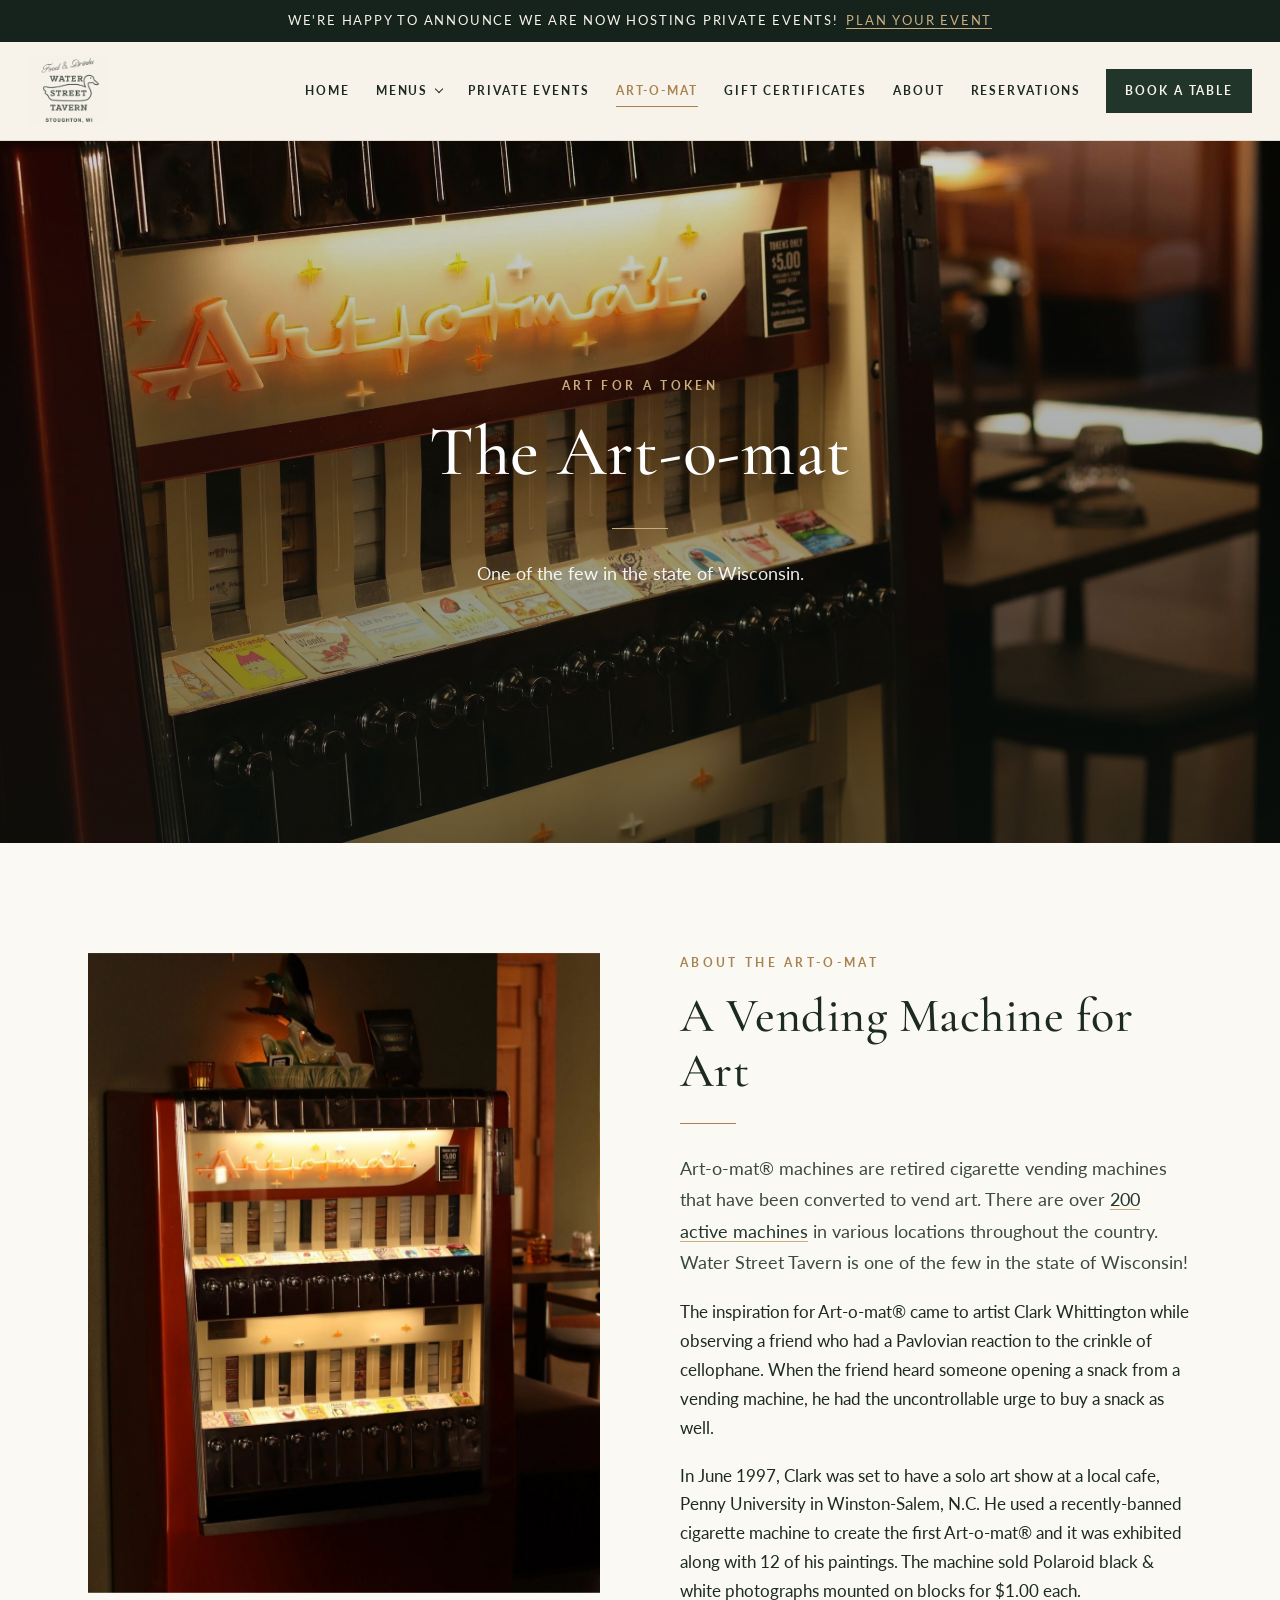
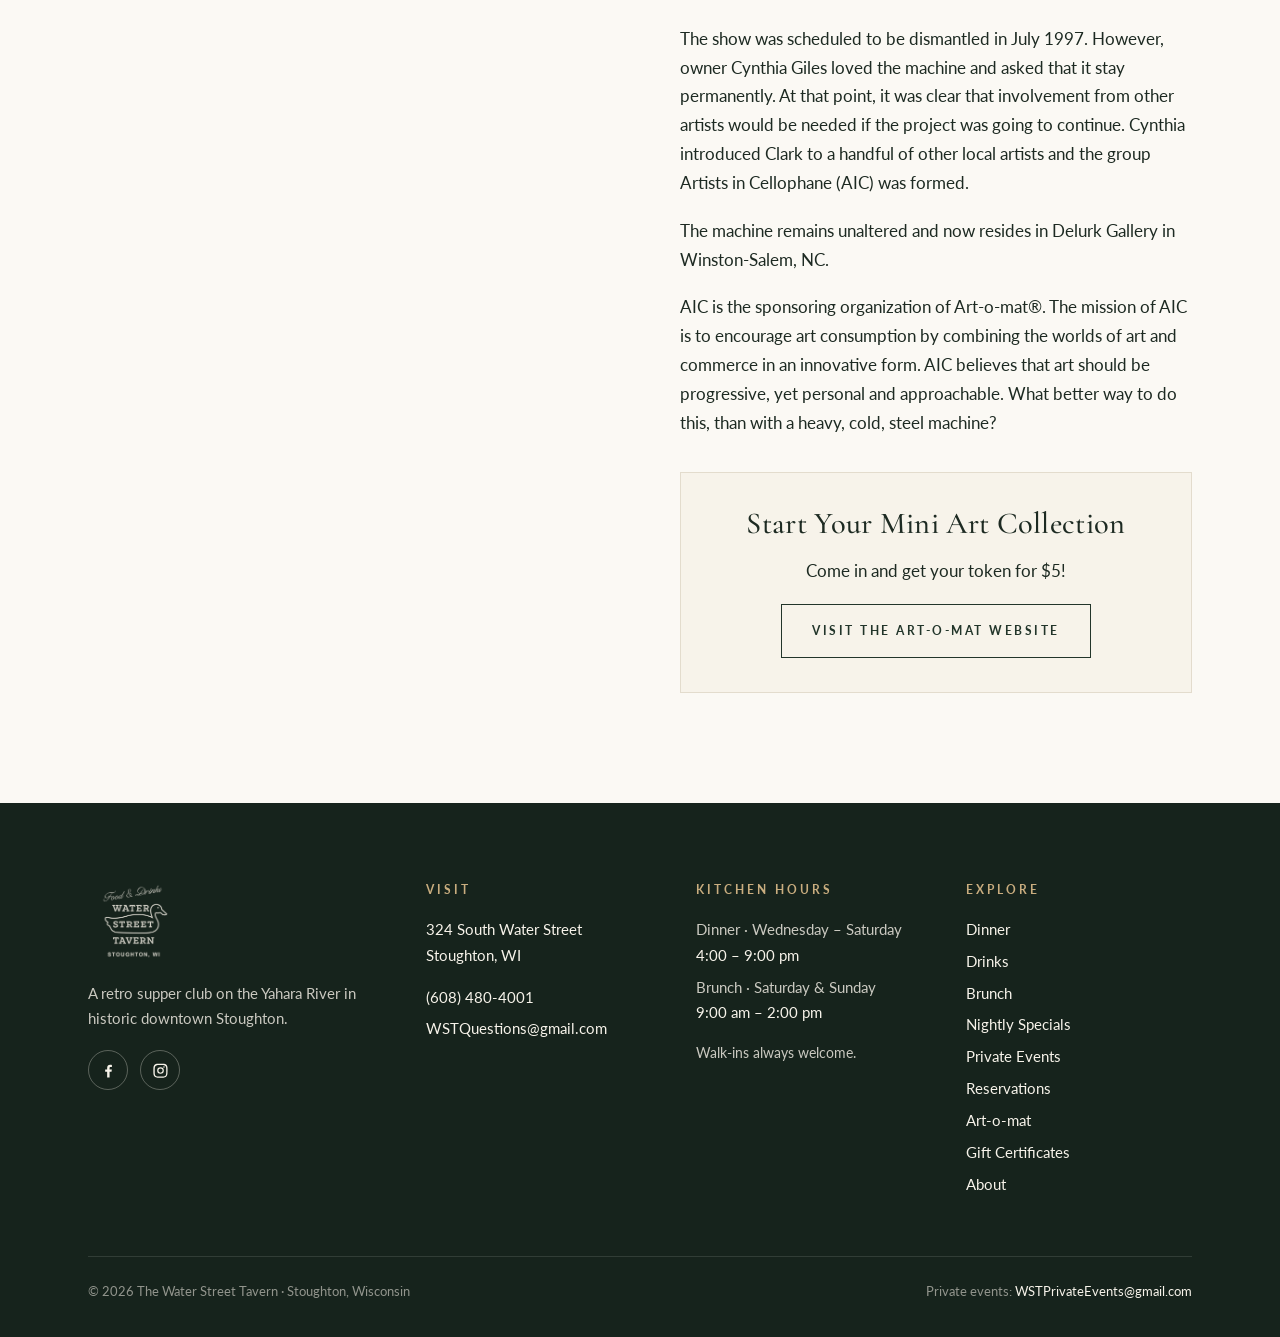
<file: art-o-mat.html>
<!DOCTYPE html>
<html lang="en" class="no-js">
<head>
<meta charset="utf-8">
<meta name="viewport" content="width=device-width, initial-scale=1">
<title>Art-o-mat | The Water Street Tavern, Stoughton WI</title>
<meta name="description" content="Water Street Tavern is home to one of the few Art-o-mat machines in Wisconsin: retired cigarette machines that vend art. Tokens are $5.">
<meta property="og:title" content="Art-o-mat | The Water Street Tavern, Stoughton WI">
<meta property="og:description" content="Water Street Tavern is home to one of the few Art-o-mat machines in Wisconsin: retired cigarette machines that vend art. Tokens are $5.">
<meta property="og:image" content="img/dining-room.jpg">
<link rel="icon" href="img/favicon.png">
<link rel="preconnect" href="https://fonts.googleapis.com"><link rel="preconnect" href="https://fonts.gstatic.com" crossorigin>
<link href="https://fonts.googleapis.com/css2?family=Cormorant+Garamond:ital,wght@0,400;0,500;0,600;1,400&family=Lato:wght@300;400;700&display=swap" rel="stylesheet">
<link rel="stylesheet" href="css/site.css">
</head>
<body>
<a class="skip" href="#main">Skip to content</a>
<div class="announce"><span class="long">We're happy to announce we are now hosting private events!</span><span class="short">Now hosting private events</span><a href="private-events.html">Plan your event</a></div>
<header class="site-header">
 <div class="hdr">
  <a class="brand" href="index.html" aria-label="The Water Street Tavern home"><img src="img/logo-dark.png" alt="Food &amp; Drinks · Water Street Tavern · Stoughton, WI" width="700" height="338"></a>
  <button class="burger" aria-label="Open menu" aria-expanded="false" aria-controls="nav"><span></span></button>
  <nav class="nav" id="nav" aria-label="Main">
   <button class="nav-close" aria-label="Close menu">&times;</button>
   <a href="index.html">Home</a>
   <div class="dd"><button aria-expanded="false">Menus</button><div class="dd-menu"><a href="dinner.html">Dinner</a><a href="drinks.html">Drinks</a><a href="brunch.html">Brunch</a><a href="date-night.html">Date Night (Wednesday)</a><a href="nightly-specials.html">Nightly Specials</a></div></div>
   <a href="private-events.html">Private Events</a>
   <a href="art-o-mat.html" aria-current="page">Art-o-mat</a>
   <a href="gift-certificates.html">Gift Certificates</a>
   <a href="about.html">About</a>
   <a href="reservations.html">Reservations</a>
   <a class="btn" href="https://resy.com/cities/stoughton-wi-wi/venues/water-street-tavern" target="_blank" rel="noopener">Book a Table</a>
  </nav>
 </div>
</header>
<div class="scrim"></div>
<main id="main">
<section class="band ">
 <div class="band__bg" style="background-image:url('img/art-o-mat-detail.jpg');background-position:center" data-sm="img/art-o-mat-detail-sm.jpg" role="img" aria-hidden="true"></div>
 <div class="band__veil"></div>
 <div class="band__content"><span class="eyebrow">Art for a Token</span><h1>The Art-o-mat</h1><hr class="rule"><p>One of the few in the state of Wisconsin.</p></div>
</section>
<section class="section"><div class="wrap split" style="align-items:start">
<div class="reveal" style="position:sticky;top:120px"><div class="ph" style="background-image:url('img/art-o-mat-sm.jpg')" role="img" aria-label="The Art-o-mat machine at Water Street Tavern"></div></div>
<div class="reveal"><span class="eyebrow">About the Art-o-mat</span><h2>A Vending Machine for Art</h2><hr class="rule left">
<p class="lede">Art-o-mat&reg; machines are retired cigarette vending machines that have been converted to vend art. There are over <a href="https://www.artomat.org/locations/" target="_blank" rel="noopener">200 active machines</a> in various locations throughout the country. Water Street Tavern is one of the few in the state of Wisconsin!</p>
<p>The inspiration for Art-o-mat&reg; came to artist Clark Whittington while observing a friend who had a Pavlovian reaction to the crinkle of cellophane. When the friend heard someone opening a snack from a vending machine, he had the uncontrollable urge to buy a snack as well.</p>
<p>In June 1997, Clark was set to have a solo art show at a local cafe, Penny University in Winston-Salem, N.C. He used a recently-banned cigarette machine to create the first Art-o-mat&reg; and it was exhibited along with 12 of his paintings. The machine sold Polaroid black &amp; white photographs mounted on blocks for $1.00 each.</p>
<p>The show was scheduled to be dismantled in July 1997. However, owner Cynthia Giles loved the machine and asked that it stay permanently. At that point, it was clear that involvement from other artists would be needed if the project was going to continue. Cynthia introduced Clark to a handful of other local artists and the group Artists in Cellophane (AIC) was formed.</p>
<p>The machine remains unaltered and now resides in Delurk Gallery in Winston-Salem, NC.</p>
<p>AIC is the sponsoring organization of Art-o-mat&reg;. The mission of AIC is to encourage art consumption by combining the worlds of art and commerce in an innovative form. AIC believes that art should be progressive, yet personal and approachable. What better way to do this, than with a heavy, cold, steel machine?</p>
<div style="background:var(--ivory);border:1px solid var(--line);padding:34px;margin-top:34px;text-align:center"><h3 style="font-size:1.9rem">Start Your Mini Art Collection</h3><p>Come in and get your token for $5!</p><a class="btn ghost" href="https://www.artomat.org" target="_blank" rel="noopener">Visit the Art-o-mat Website</a></div>
</div></div></section></main>
<footer class="site-footer">
 <div class="wrap">
  <div class="fgrid">
   <div>
    <img class="flogo" src="img/logo-light.png" alt="Water Street Tavern" width="700" height="338">
    <p>A retro supper club on the Yahara River in historic downtown Stoughton.</p>
    <div class="social"><a href="https://www.facebook.com/100089725462678/" target="_blank" rel="noopener" aria-label="Facebook"><svg viewBox="0 0 24 24" aria-hidden="true"><path d="M13.5 22v-8.2h2.8l.4-3.2h-3.2V8.5c0-.9.3-1.6 1.6-1.6h1.7V4.1c-.3 0-1.3-.1-2.5-.1-2.5 0-4.2 1.5-4.2 4.3v2.4H7.3v3.2h2.8V22h3.4z"/></svg></a><a href="https://www.instagram.com/TheWaterStreetTavern" target="_blank" rel="noopener" aria-label="Instagram"><svg viewBox="0 0 24 24" aria-hidden="true"><path d="M12 7.3A4.7 4.7 0 1 0 12 16.7 4.7 4.7 0 0 0 12 7.3zm0 7.7a3 3 0 1 1 0-6 3 3 0 0 1 0 6zm6-7.9a1.1 1.1 0 1 1-2.2 0 1.1 1.1 0 0 1 2.2 0zM21.9 8.2c-.1-1.6-.4-3-1.6-4.2S17.7 2.4 16.1 2.4C14.4 2.3 9.6 2.3 7.9 2.4 6.3 2.5 4.9 2.8 3.7 4S2.1 6.6 2 8.2c-.1 1.7-.1 6.5 0 8.2.1 1.6.4 3 1.6 4.2s2.6 1.5 4.2 1.6c1.7.1 6.5.1 8.2 0 1.6-.1 3-.4 4.2-1.6s1.5-2.6 1.6-4.2c.2-1.7.2-6.5.1-8.2zm-2.2 10.1a3.3 3.3 0 0 1-1.9 1.9c-1.3.5-4.4.4-5.8.4s-4.5.1-5.8-.4a3.3 3.3 0 0 1-1.9-1.9c-.5-1.3-.4-4.4-.4-5.8s-.1-4.5.4-5.8a3.3 3.3 0 0 1 1.9-1.9c1.3-.5 4.4-.4 5.8-.4s4.5-.1 5.8.4a3.3 3.3 0 0 1 1.9 1.9c.5 1.3.4 4.4.4 5.8s.1 4.5-.4 5.8z"/></svg></a></div>
   </div>
   <div><h4>Visit</h4><ul><li><a href="https://www.google.com/maps/search/?api=1&query=Water+Street+Tavern+324+S+Water+St+Stoughton+WI" target="_blank" rel="noopener">324 South Water Street<br>Stoughton, WI</a></li><li style="margin-top:10px"><a href="tel:6084804001">(608) 480-4001</a></li><li><a href="mailto:WSTQuestions@gmail.com">WSTQuestions@gmail.com</a></li></ul></div>
   <div><h4>Kitchen Hours</h4><ul><li>Dinner · Wednesday – Saturday<br><span style="color:var(--ivory)">4:00 – 9:00 pm</span></li><li>Brunch · Saturday &amp; Sunday<br><span style="color:var(--ivory)">9:00 am – 2:00 pm</span></li></ul><p class="small" style="margin-top:12px">Walk-ins always welcome.</p></div>
   <div><h4>Explore</h4><ul><li><a href="dinner.html">Dinner</a></li><li><a href="drinks.html">Drinks</a></li><li><a href="brunch.html">Brunch</a></li><li><a href="nightly-specials.html">Nightly Specials</a></li><li><a href="private-events.html">Private Events</a></li><li><a href="reservations.html">Reservations</a></li><li><a href="art-o-mat.html">Art-o-mat</a></li><li><a href="gift-certificates.html">Gift Certificates</a></li><li><a href="about.html">About</a></li></ul></div>
  </div>
  <div class="fbottom"><span>&copy; 2026 The Water Street Tavern · Stoughton, Wisconsin</span><span>Private events: <a href="mailto:WSTPrivateEvents@gmail.com">WSTPrivateEvents@gmail.com</a></span></div>
 </div>
</footer>
<script src="js/site.js"></script>
</body>
</html>
</file>
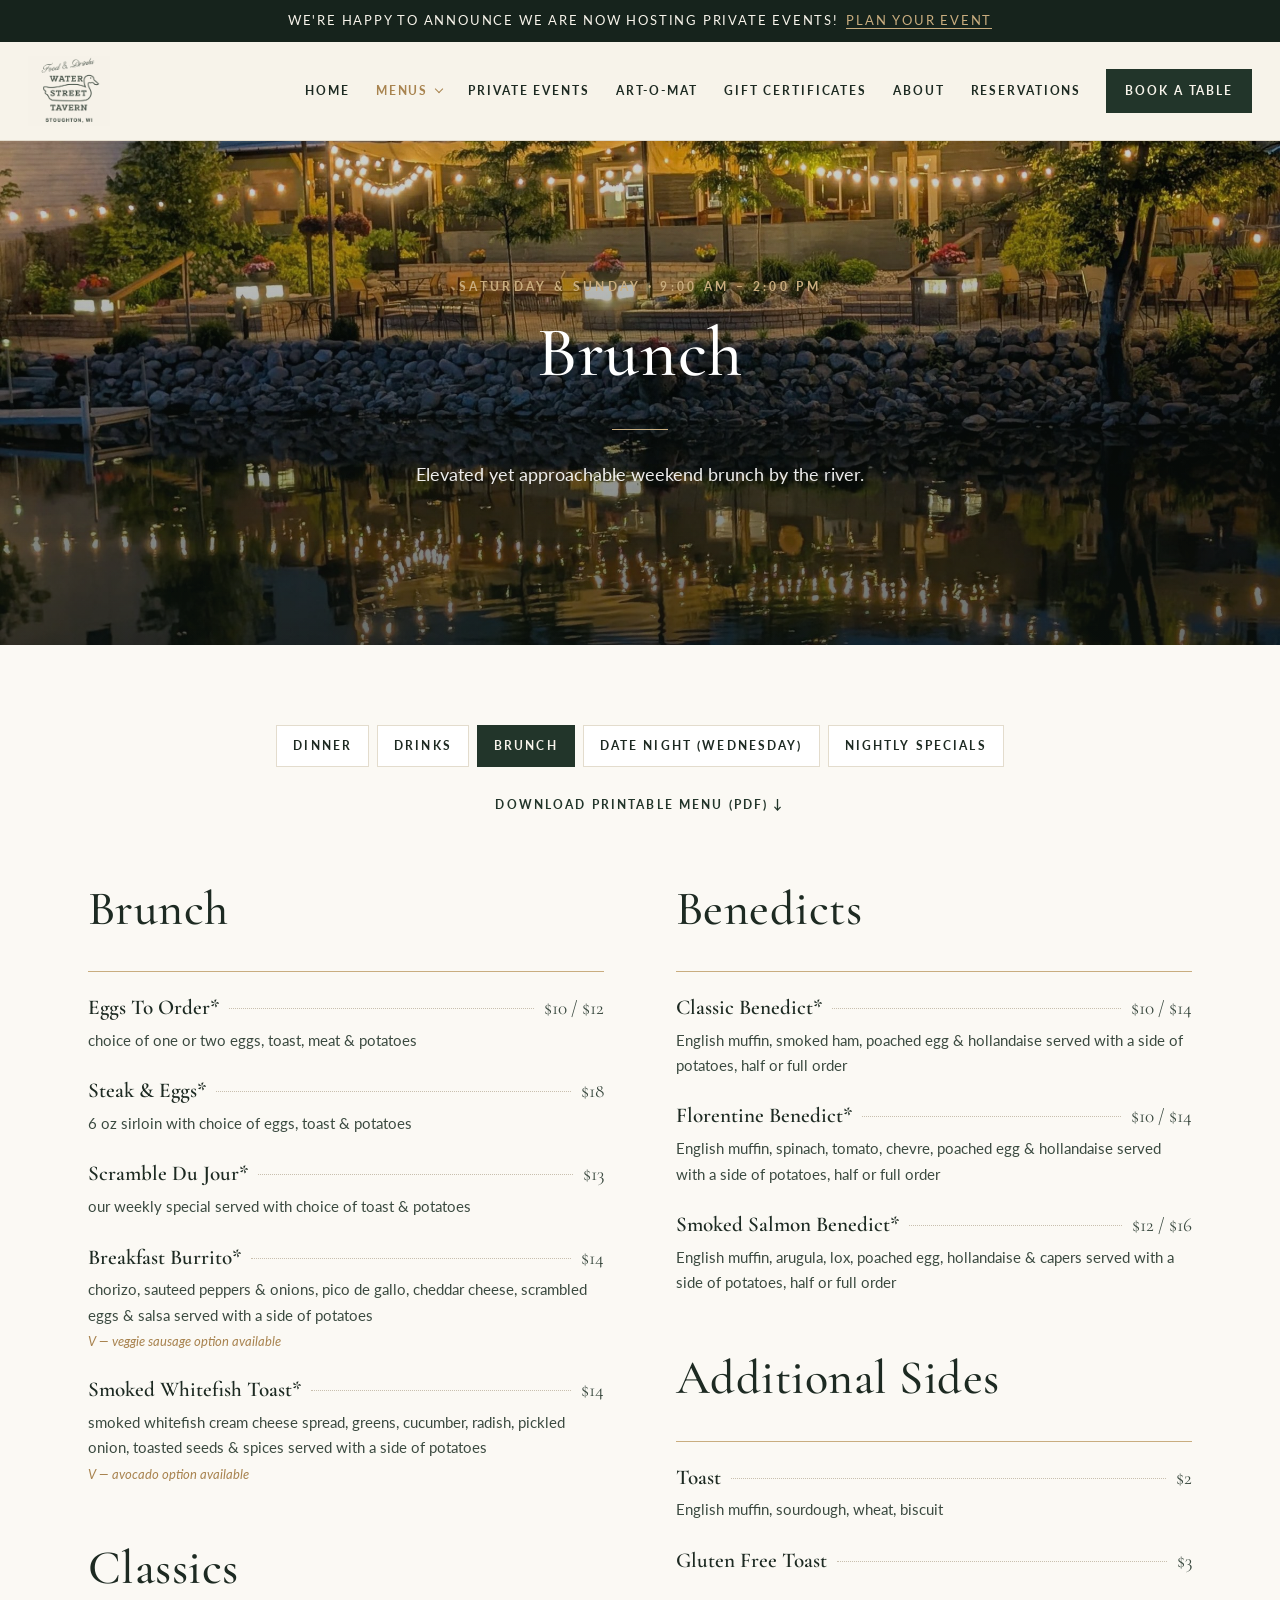
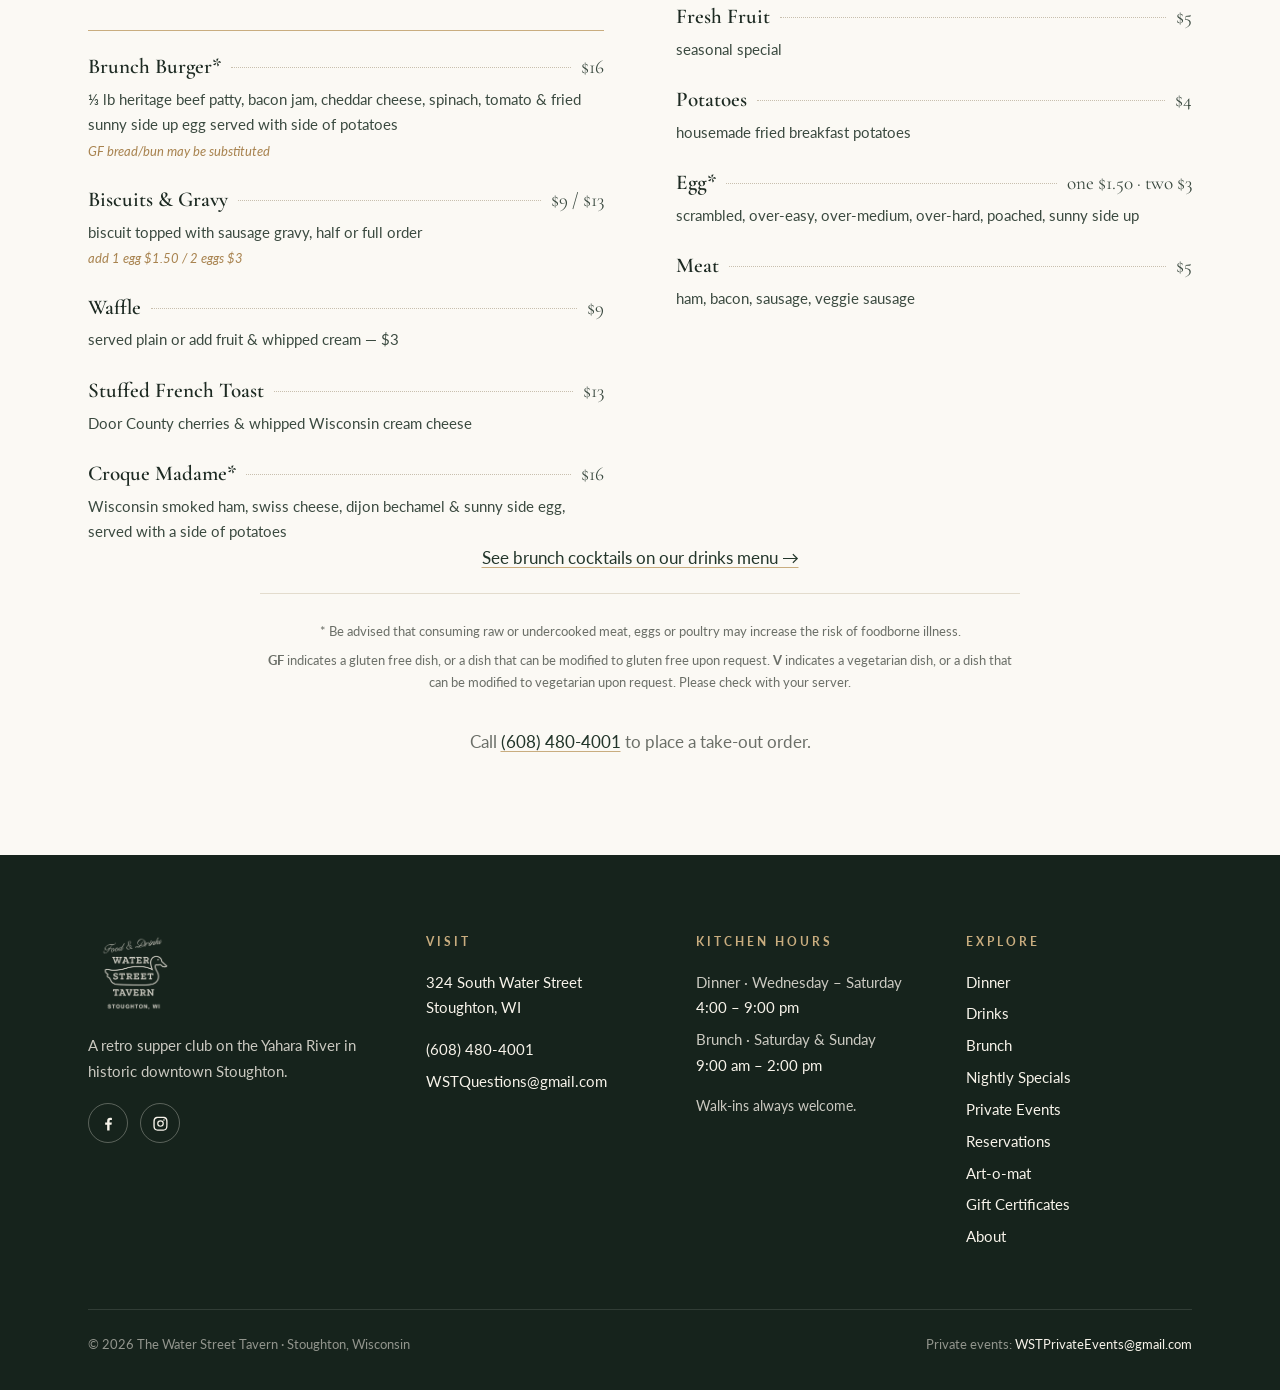
<file: brunch.html>
<!DOCTYPE html>
<html lang="en" class="no-js">
<head>
<meta charset="utf-8">
<meta name="viewport" content="width=device-width, initial-scale=1">
<title>Brunch | The Water Street Tavern, Stoughton WI</title>
<meta name="description" content="Weekend brunch at Water Street Tavern, Stoughton WI, Saturday and Sunday 9 am to 2 pm: benedicts, classics, burgers and more.">
<meta property="og:title" content="Brunch | The Water Street Tavern, Stoughton WI">
<meta property="og:description" content="Weekend brunch at Water Street Tavern, Stoughton WI, Saturday and Sunday 9 am to 2 pm: benedicts, classics, burgers and more.">
<meta property="og:image" content="img/dining-room.jpg">
<link rel="icon" href="img/favicon.png">
<link rel="preconnect" href="https://fonts.googleapis.com"><link rel="preconnect" href="https://fonts.gstatic.com" crossorigin>
<link href="https://fonts.googleapis.com/css2?family=Cormorant+Garamond:ital,wght@0,400;0,500;0,600;1,400&family=Lato:wght@300;400;700&display=swap" rel="stylesheet">
<link rel="stylesheet" href="css/site.css">
</head>
<body>
<a class="skip" href="#main">Skip to content</a>
<div class="announce"><span class="long">We're happy to announce we are now hosting private events!</span><span class="short">Now hosting private events</span><a href="private-events.html">Plan your event</a></div>
<header class="site-header">
 <div class="hdr">
  <a class="brand" href="index.html" aria-label="The Water Street Tavern home"><img src="img/logo-dark.png" alt="Food &amp; Drinks · Water Street Tavern · Stoughton, WI" width="700" height="338"></a>
  <button class="burger" aria-label="Open menu" aria-expanded="false" aria-controls="nav"><span></span></button>
  <nav class="nav" id="nav" aria-label="Main">
   <button class="nav-close" aria-label="Close menu">&times;</button>
   <a href="index.html">Home</a>
   <div class="dd"><button aria-expanded="false" style="color:var(--brass)">Menus</button><div class="dd-menu"><a href="dinner.html">Dinner</a><a href="drinks.html">Drinks</a><a href="brunch.html" aria-current="page">Brunch</a><a href="date-night.html">Date Night (Wednesday)</a><a href="nightly-specials.html">Nightly Specials</a></div></div>
   <a href="private-events.html">Private Events</a>
   <a href="art-o-mat.html">Art-o-mat</a>
   <a href="gift-certificates.html">Gift Certificates</a>
   <a href="about.html">About</a>
   <a href="reservations.html">Reservations</a>
   <a class="btn" href="https://resy.com/cities/stoughton-wi-wi/venues/water-street-tavern" target="_blank" rel="noopener">Book a Table</a>
  </nav>
 </div>
</header>
<div class="scrim"></div>
<main id="main">
<section class="band short">
 <div class="band__bg" style="background-image:url('img/patio-night.jpg');background-position:center" data-sm="img/patio-night-sm.jpg" role="img" aria-hidden="true"></div>
 <div class="band__veil"></div>
 <div class="band__content"><span class="eyebrow">Saturday &amp; Sunday · 9:00 am – 2:00 pm</span><h1>Brunch</h1><hr class="rule"><p>Elevated yet approachable weekend brunch by the river.</p></div>
</section>
<section class="section tight"><div class="wrap"><nav class="menu-nav" aria-label="Menus"><a href="dinner.html">Dinner</a><a href="drinks.html">Drinks</a><a href="brunch.html" aria-current="page">Brunch</a><a href="date-night.html">Date Night (Wednesday)</a><a href="nightly-specials.html">Nightly Specials</a></nav>
<p class="center" style="margin:22px 0 64px"><a class="pdf-link" href="menus/brunch.pdf" target="_blank" rel="noopener">Download printable menu (PDF) &darr;</a></p>
<div class="menu"><div class="mgroup"><div class="ghead"><h2>Brunch</h2></div><div class="item"><div class="row"><span class="name">Eggs To Order*</span><span class="dots"></span><span class="price">$10 / $12</span></div><p class="desc">choice of one or two eggs, toast, meat &amp; potatoes</p></div><div class="item"><div class="row"><span class="name">Steak &amp; Eggs*</span><span class="dots"></span><span class="price">$18</span></div><p class="desc">6 oz sirloin with choice of eggs, toast &amp; potatoes</p></div><div class="item"><div class="row"><span class="name">Scramble Du Jour*</span><span class="dots"></span><span class="price">$13</span></div><p class="desc">our weekly special served with choice of toast &amp; potatoes</p></div><div class="item"><div class="row"><span class="name">Breakfast Burrito*</span><span class="dots"></span><span class="price">$14</span></div><p class="desc">chorizo, sauteed peppers &amp; onions, pico de gallo, cheddar cheese, scrambled eggs &amp; salsa served with a side of potatoes</p><p class="opt">V — veggie sausage option available</p></div><div class="item"><div class="row"><span class="name">Smoked Whitefish Toast*</span><span class="dots"></span><span class="price">$14</span></div><p class="desc">smoked whitefish cream cheese spread, greens, cucumber, radish, pickled onion, toasted seeds &amp; spices served with a side of potatoes</p><p class="opt">V — avocado option available</p></div></div><div class="mgroup"><div class="ghead"><h2>Classics</h2></div><div class="item"><div class="row"><span class="name">Brunch Burger*</span><span class="dots"></span><span class="price">$16</span></div><p class="desc">⅓ lb heritage beef patty, bacon jam, cheddar cheese, spinach, tomato &amp; fried sunny side up egg served with side of potatoes</p><p class="opt">GF bread/bun may be substituted</p></div><div class="item"><div class="row"><span class="name">Biscuits &amp; Gravy</span><span class="dots"></span><span class="price">$9 / $13</span></div><p class="desc">biscuit topped with sausage gravy, half or full order</p><p class="opt">add 1 egg $1.50 / 2 eggs $3</p></div><div class="item"><div class="row"><span class="name">Waffle</span><span class="dots"></span><span class="price">$9</span></div><p class="desc">served plain or add fruit &amp; whipped cream — $3</p></div><div class="item"><div class="row"><span class="name">Stuffed French Toast</span><span class="dots"></span><span class="price">$13</span></div><p class="desc">Door County cherries &amp; whipped Wisconsin cream cheese</p></div><div class="item"><div class="row"><span class="name">Croque Madame*</span><span class="dots"></span><span class="price">$16</span></div><p class="desc">Wisconsin smoked ham, swiss cheese, dijon bechamel &amp; sunny side egg, served with a side of potatoes</p></div></div><div class="mgroup"><div class="ghead"><h2>Benedicts</h2></div><div class="item"><div class="row"><span class="name">Classic Benedict*</span><span class="dots"></span><span class="price">$10 / $14</span></div><p class="desc">English muffin, smoked ham, poached egg &amp; hollandaise served with a side of potatoes, half or full order</p></div><div class="item"><div class="row"><span class="name">Florentine Benedict*</span><span class="dots"></span><span class="price">$10 / $14</span></div><p class="desc">English muffin, spinach, tomato, chevre, poached egg &amp; hollandaise served with a side of potatoes, half or full order</p></div><div class="item"><div class="row"><span class="name">Smoked Salmon Benedict*</span><span class="dots"></span><span class="price">$12 / $16</span></div><p class="desc">English muffin, arugula, lox, poached egg, hollandaise &amp; capers served with a side of potatoes, half or full order</p></div></div><div class="mgroup"><div class="ghead"><h2>Additional Sides</h2></div><div class="item"><div class="row"><span class="name">Toast</span><span class="dots"></span><span class="price">$2</span></div><p class="desc">English muffin, sourdough, wheat, biscuit</p></div><div class="item"><div class="row"><span class="name">Gluten Free Toast</span><span class="dots"></span><span class="price">$3</span></div></div><div class="item"><div class="row"><span class="name">Fresh Fruit</span><span class="dots"></span><span class="price">$5</span></div><p class="desc">seasonal special</p></div><div class="item"><div class="row"><span class="name">Potatoes</span><span class="dots"></span><span class="price">$4</span></div><p class="desc">housemade fried breakfast potatoes</p></div><div class="item"><div class="row"><span class="name">Egg*</span><span class="dots"></span><span class="price">one $1.50 · two $3</span></div><p class="desc">scrambled, over-easy, over-medium, over-hard, poached, sunny side up</p></div><div class="item"><div class="row"><span class="name">Meat</span><span class="dots"></span><span class="price">$5</span></div><p class="desc">ham, bacon, sausage, veggie sausage</p></div></div></div><p class="center"><a href="drinks.html">See brunch cocktails on our drinks menu &rarr;</a></p><div class="legal"><p>* Be advised that consuming raw or undercooked meat, eggs or poultry may increase the risk of foodborne illness.</p>
<p><strong>GF</strong> indicates a gluten free dish, or a dish that can be modified to gluten free upon request. <strong>V</strong> indicates a vegetarian dish, or a dish that can be modified to vegetarian upon request. Please check with your server.</p></div><p class="center muted" style="margin-top:34px">Call <a href="tel:6084804001">(608) 480-4001</a> to place a take-out order.</p></div></section></main>
<footer class="site-footer">
 <div class="wrap">
  <div class="fgrid">
   <div>
    <img class="flogo" src="img/logo-light.png" alt="Water Street Tavern" width="700" height="338">
    <p>A retro supper club on the Yahara River in historic downtown Stoughton.</p>
    <div class="social"><a href="https://www.facebook.com/100089725462678/" target="_blank" rel="noopener" aria-label="Facebook"><svg viewBox="0 0 24 24" aria-hidden="true"><path d="M13.5 22v-8.2h2.8l.4-3.2h-3.2V8.5c0-.9.3-1.6 1.6-1.6h1.7V4.1c-.3 0-1.3-.1-2.5-.1-2.5 0-4.2 1.5-4.2 4.3v2.4H7.3v3.2h2.8V22h3.4z"/></svg></a><a href="https://www.instagram.com/TheWaterStreetTavern" target="_blank" rel="noopener" aria-label="Instagram"><svg viewBox="0 0 24 24" aria-hidden="true"><path d="M12 7.3A4.7 4.7 0 1 0 12 16.7 4.7 4.7 0 0 0 12 7.3zm0 7.7a3 3 0 1 1 0-6 3 3 0 0 1 0 6zm6-7.9a1.1 1.1 0 1 1-2.2 0 1.1 1.1 0 0 1 2.2 0zM21.9 8.2c-.1-1.6-.4-3-1.6-4.2S17.7 2.4 16.1 2.4C14.4 2.3 9.6 2.3 7.9 2.4 6.3 2.5 4.9 2.8 3.7 4S2.1 6.6 2 8.2c-.1 1.7-.1 6.5 0 8.2.1 1.6.4 3 1.6 4.2s2.6 1.5 4.2 1.6c1.7.1 6.5.1 8.2 0 1.6-.1 3-.4 4.2-1.6s1.5-2.6 1.6-4.2c.2-1.7.2-6.5.1-8.2zm-2.2 10.1a3.3 3.3 0 0 1-1.9 1.9c-1.3.5-4.4.4-5.8.4s-4.5.1-5.8-.4a3.3 3.3 0 0 1-1.9-1.9c-.5-1.3-.4-4.4-.4-5.8s-.1-4.5.4-5.8a3.3 3.3 0 0 1 1.9-1.9c1.3-.5 4.4-.4 5.8-.4s4.5-.1 5.8.4a3.3 3.3 0 0 1 1.9 1.9c.5 1.3.4 4.4.4 5.8s.1 4.5-.4 5.8z"/></svg></a></div>
   </div>
   <div><h4>Visit</h4><ul><li><a href="https://www.google.com/maps/search/?api=1&query=Water+Street+Tavern+324+S+Water+St+Stoughton+WI" target="_blank" rel="noopener">324 South Water Street<br>Stoughton, WI</a></li><li style="margin-top:10px"><a href="tel:6084804001">(608) 480-4001</a></li><li><a href="mailto:WSTQuestions@gmail.com">WSTQuestions@gmail.com</a></li></ul></div>
   <div><h4>Kitchen Hours</h4><ul><li>Dinner · Wednesday – Saturday<br><span style="color:var(--ivory)">4:00 – 9:00 pm</span></li><li>Brunch · Saturday &amp; Sunday<br><span style="color:var(--ivory)">9:00 am – 2:00 pm</span></li></ul><p class="small" style="margin-top:12px">Walk-ins always welcome.</p></div>
   <div><h4>Explore</h4><ul><li><a href="dinner.html">Dinner</a></li><li><a href="drinks.html">Drinks</a></li><li><a href="brunch.html">Brunch</a></li><li><a href="nightly-specials.html">Nightly Specials</a></li><li><a href="private-events.html">Private Events</a></li><li><a href="reservations.html">Reservations</a></li><li><a href="art-o-mat.html">Art-o-mat</a></li><li><a href="gift-certificates.html">Gift Certificates</a></li><li><a href="about.html">About</a></li></ul></div>
  </div>
  <div class="fbottom"><span>&copy; 2026 The Water Street Tavern · Stoughton, Wisconsin</span><span>Private events: <a href="mailto:WSTPrivateEvents@gmail.com">WSTPrivateEvents@gmail.com</a></span></div>
 </div>
</footer>
<script src="js/site.js"></script>
</body>
</html>
</file>
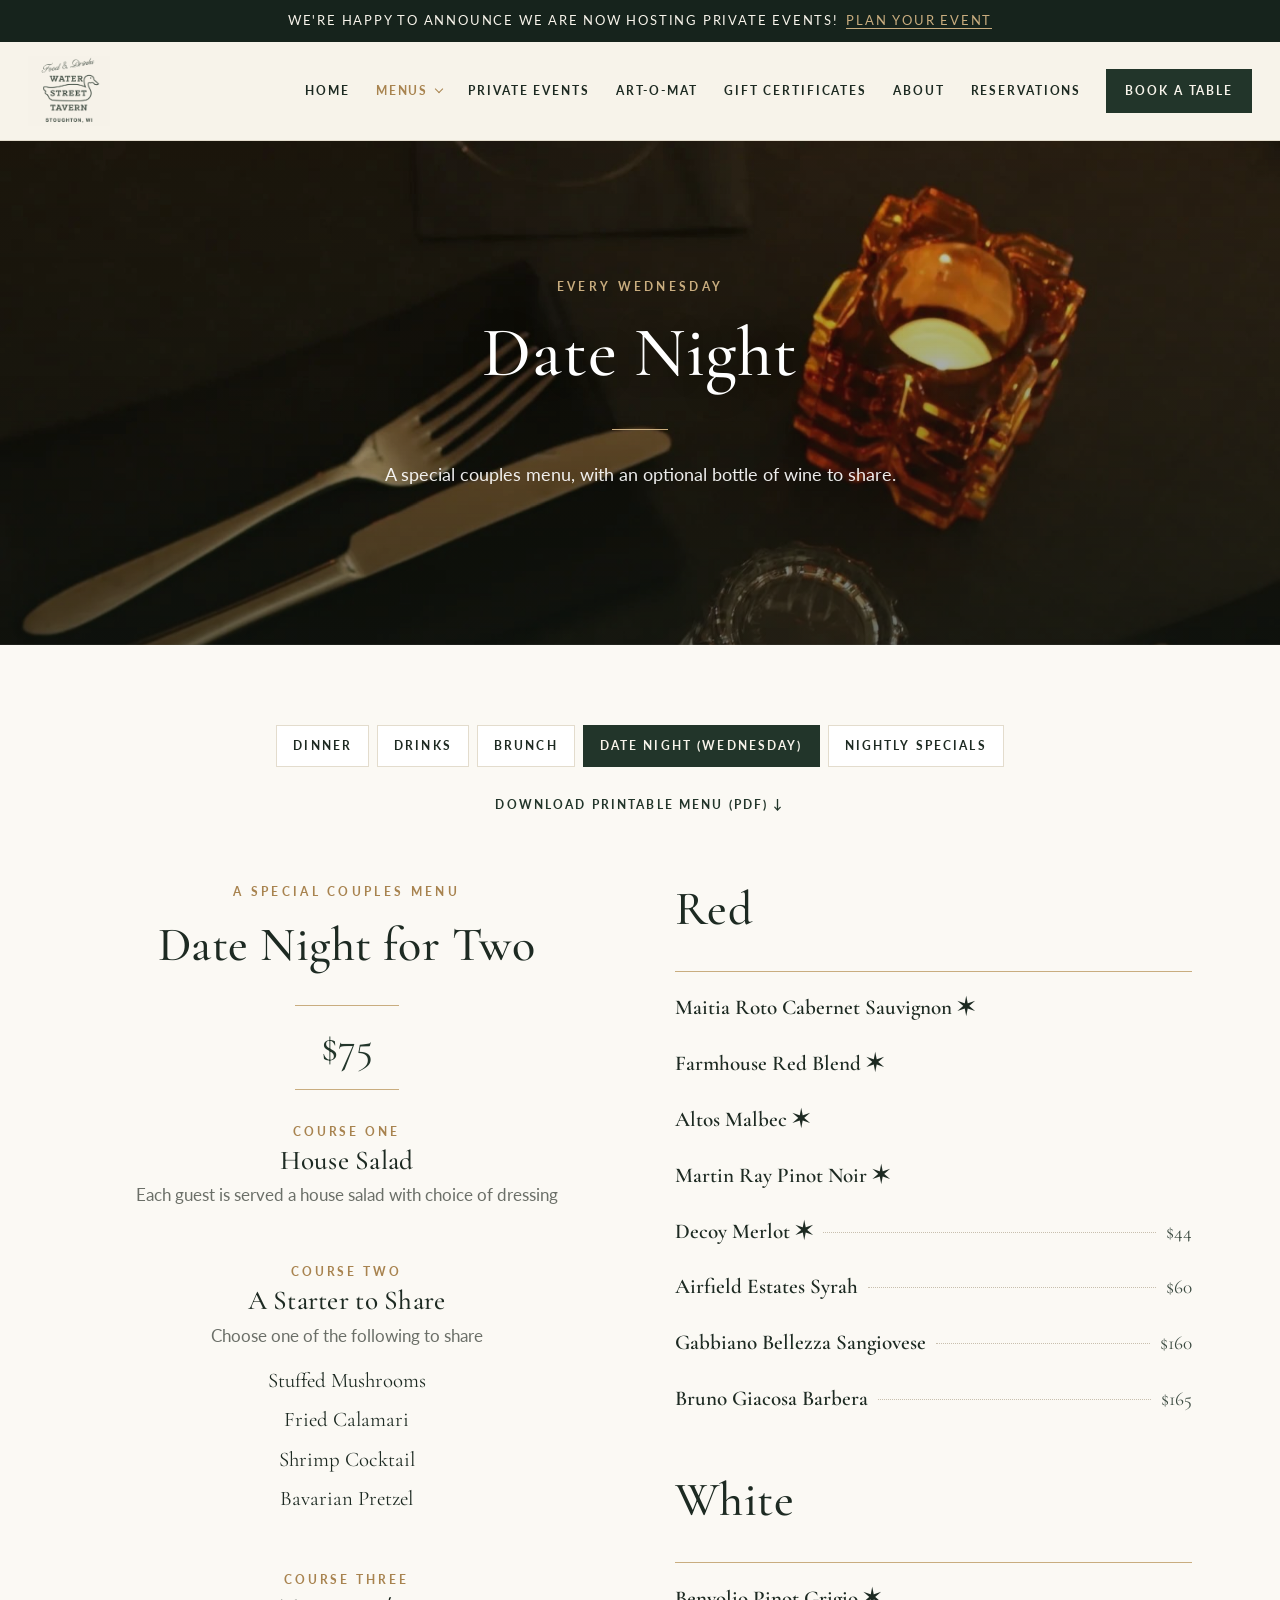
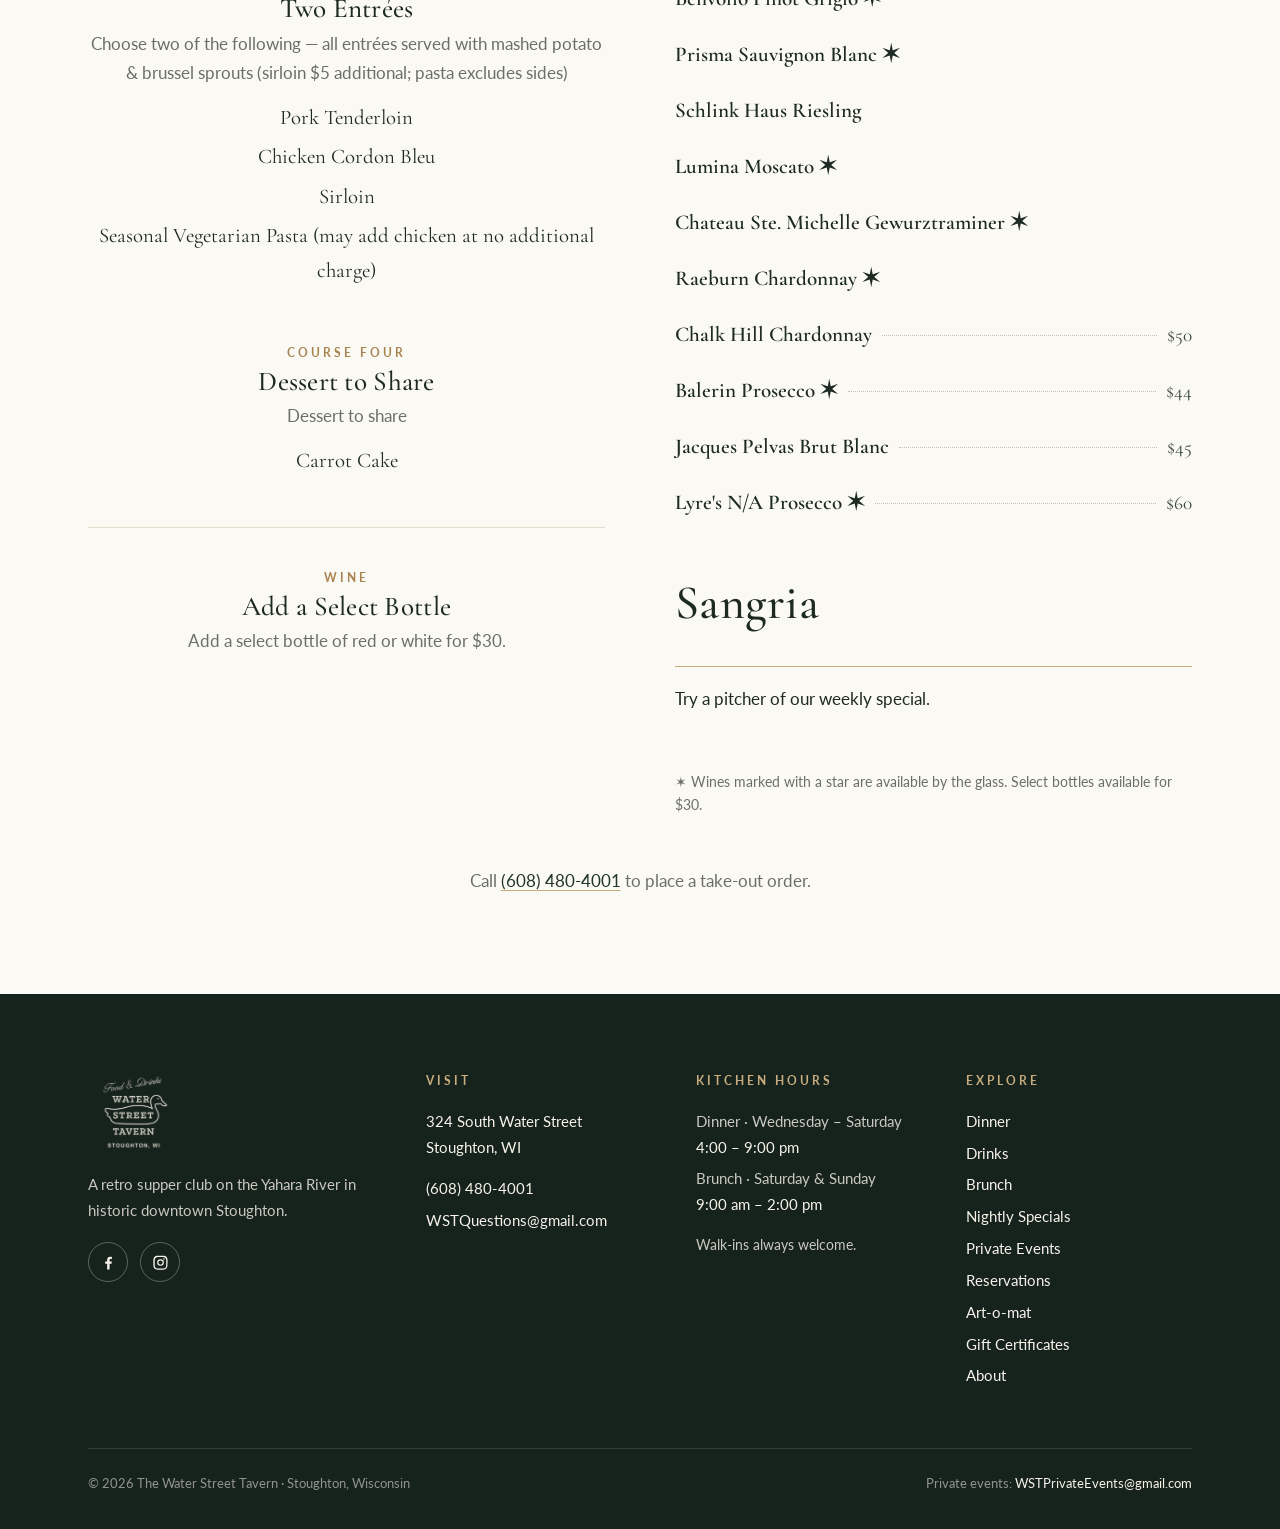
<file: date-night.html>
<!DOCTYPE html>
<html lang="en" class="no-js">
<head>
<meta charset="utf-8">
<meta name="viewport" content="width=device-width, initial-scale=1">
<title>Date Night | The Water Street Tavern, Stoughton WI</title>
<meta name="description" content="Wednesday Date Night at Water Street Tavern: a four-course couples menu for $75, with an optional bottle of wine.">
<meta property="og:title" content="Date Night | The Water Street Tavern, Stoughton WI">
<meta property="og:description" content="Wednesday Date Night at Water Street Tavern: a four-course couples menu for $75, with an optional bottle of wine.">
<meta property="og:image" content="img/dining-room.jpg">
<link rel="icon" href="img/favicon.png">
<link rel="preconnect" href="https://fonts.googleapis.com"><link rel="preconnect" href="https://fonts.gstatic.com" crossorigin>
<link href="https://fonts.googleapis.com/css2?family=Cormorant+Garamond:ital,wght@0,400;0,500;0,600;1,400&family=Lato:wght@300;400;700&display=swap" rel="stylesheet">
<link rel="stylesheet" href="css/site.css">
</head>
<body>
<a class="skip" href="#main">Skip to content</a>
<div class="announce"><span class="long">We're happy to announce we are now hosting private events!</span><span class="short">Now hosting private events</span><a href="private-events.html">Plan your event</a></div>
<header class="site-header">
 <div class="hdr">
  <a class="brand" href="index.html" aria-label="The Water Street Tavern home"><img src="img/logo-dark.png" alt="Food &amp; Drinks · Water Street Tavern · Stoughton, WI" width="700" height="338"></a>
  <button class="burger" aria-label="Open menu" aria-expanded="false" aria-controls="nav"><span></span></button>
  <nav class="nav" id="nav" aria-label="Main">
   <button class="nav-close" aria-label="Close menu">&times;</button>
   <a href="index.html">Home</a>
   <div class="dd"><button aria-expanded="false" style="color:var(--brass)">Menus</button><div class="dd-menu"><a href="dinner.html">Dinner</a><a href="drinks.html">Drinks</a><a href="brunch.html">Brunch</a><a href="date-night.html" aria-current="page">Date Night (Wednesday)</a><a href="nightly-specials.html">Nightly Specials</a></div></div>
   <a href="private-events.html">Private Events</a>
   <a href="art-o-mat.html">Art-o-mat</a>
   <a href="gift-certificates.html">Gift Certificates</a>
   <a href="about.html">About</a>
   <a href="reservations.html">Reservations</a>
   <a class="btn" href="https://resy.com/cities/stoughton-wi-wi/venues/water-street-tavern" target="_blank" rel="noopener">Book a Table</a>
  </nav>
 </div>
</header>
<div class="scrim"></div>
<main id="main">
<section class="band short">
 <div class="band__bg" style="background-image:url('img/table-candle.jpg');background-position:center" data-sm="img/table-candle-sm.jpg" role="img" aria-hidden="true"></div>
 <div class="band__veil"></div>
 <div class="band__content"><span class="eyebrow">Every Wednesday</span><h1>Date Night</h1><hr class="rule"><p>A special couples menu, with an optional bottle of wine to share.</p></div>
</section>
<section class="section tight"><div class="wrap"><nav class="menu-nav" aria-label="Menus"><a href="dinner.html">Dinner</a><a href="drinks.html">Drinks</a><a href="brunch.html">Brunch</a><a href="date-night.html" aria-current="page">Date Night (Wednesday)</a><a href="nightly-specials.html">Nightly Specials</a></nav>
<p class="center" style="margin:22px 0 64px"><a class="pdf-link" href="menus/date-night.pdf" target="_blank" rel="noopener">Download printable menu (PDF) &darr;</a></p>
<div class="split" style="align-items:start;gap:70px">
<div class="center"><span class="eyebrow">A Special Couples Menu</span><h2>Date Night for Two</h2><div class="price-badge">$75</div><div class="course"><span class="num">Course One</span><h3>House Salad</h3><p class="muted" style="max-width:520px;margin:0 auto">Each guest is served a house salad with choice of dressing</p></div><div class="course"><span class="num">Course Two</span><h3>A Starter to Share</h3><p class="muted" style="max-width:520px;margin:0 auto">Choose one of the following to share</p><ul><li>Stuffed Mushrooms</li><li>Fried Calamari</li><li>Shrimp Cocktail</li><li>Bavarian Pretzel</li></ul></div><div class="course"><span class="num">Course Three</span><h3>Two Entrées</h3><p class="muted" style="max-width:520px;margin:0 auto">Choose two of the following — all entrées served with mashed potato &amp; brussel sprouts (sirloin $5 additional; pasta excludes sides)</p><ul><li>Pork Tenderloin</li><li>Chicken Cordon Bleu</li><li>Sirloin</li><li>Seasonal Vegetarian Pasta (may add chicken at no additional charge)</li></ul></div><div class="course"><span class="num">Course Four</span><h3>Dessert to Share</h3><p class="muted" style="max-width:520px;margin:0 auto">Dessert to share</p><ul><li>Carrot Cake</li></ul></div>
<div class="course" style="border-top:1px solid var(--line);padding-top:34px"><span class="num">Wine</span><h3>Add a Select Bottle</h3><p class="muted">Add a select bottle of red or white for $30.</p></div></div>
<div><div class="mgroup"><div class="ghead"><h2>Red</h2></div><div class="item"><div class="row"><span class="name">Maitia Roto Cabernet Sauvignon ✶</span></div></div><div class="item"><div class="row"><span class="name">Farmhouse Red Blend ✶</span></div></div><div class="item"><div class="row"><span class="name">Altos Malbec ✶</span></div></div><div class="item"><div class="row"><span class="name">Martin Ray Pinot Noir ✶</span></div></div><div class="item"><div class="row"><span class="name">Decoy Merlot ✶</span><span class="dots"></span><span class="price">$44</span></div></div><div class="item"><div class="row"><span class="name">Airfield Estates Syrah</span><span class="dots"></span><span class="price">$60</span></div></div><div class="item"><div class="row"><span class="name">Gabbiano Bellezza Sangiovese</span><span class="dots"></span><span class="price">$160</span></div></div><div class="item"><div class="row"><span class="name">Bruno Giacosa Barbera</span><span class="dots"></span><span class="price">$165</span></div></div></div><div class="mgroup"><div class="ghead"><h2>White</h2></div><div class="item"><div class="row"><span class="name">Benvolio Pinot Grigio ✶</span></div></div><div class="item"><div class="row"><span class="name">Prisma Sauvignon Blanc ✶</span></div></div><div class="item"><div class="row"><span class="name">Schlink Haus Riesling</span></div></div><div class="item"><div class="row"><span class="name">Lumina Moscato ✶</span></div></div><div class="item"><div class="row"><span class="name">Chateau Ste. Michelle Gewurztraminer ✶</span></div></div><div class="item"><div class="row"><span class="name">Raeburn Chardonnay ✶</span></div></div><div class="item"><div class="row"><span class="name">Chalk Hill Chardonnay</span><span class="dots"></span><span class="price">$50</span></div></div><div class="item"><div class="row"><span class="name">Balerin Prosecco ✶</span><span class="dots"></span><span class="price">$44</span></div></div><div class="item"><div class="row"><span class="name">Jacques Pelvas Brut Blanc</span><span class="dots"></span><span class="price">$45</span></div></div><div class="item"><div class="row"><span class="name">Lyre&#x27;s N/A Prosecco ✶</span><span class="dots"></span><span class="price">$60</span></div></div></div>
<div class="mgroup"><div class="ghead"><h2>Sangria</h2></div><p>Try a pitcher of our weekly special.</p></div>
<p class="small muted">✶ Wines marked with a star are available by the glass. Select bottles available for $30.</p></div></div><p class="center muted" style="margin-top:34px">Call <a href="tel:6084804001">(608) 480-4001</a> to place a take-out order.</p></div></section></main>
<footer class="site-footer">
 <div class="wrap">
  <div class="fgrid">
   <div>
    <img class="flogo" src="img/logo-light.png" alt="Water Street Tavern" width="700" height="338">
    <p>A retro supper club on the Yahara River in historic downtown Stoughton.</p>
    <div class="social"><a href="https://www.facebook.com/100089725462678/" target="_blank" rel="noopener" aria-label="Facebook"><svg viewBox="0 0 24 24" aria-hidden="true"><path d="M13.5 22v-8.2h2.8l.4-3.2h-3.2V8.5c0-.9.3-1.6 1.6-1.6h1.7V4.1c-.3 0-1.3-.1-2.5-.1-2.5 0-4.2 1.5-4.2 4.3v2.4H7.3v3.2h2.8V22h3.4z"/></svg></a><a href="https://www.instagram.com/TheWaterStreetTavern" target="_blank" rel="noopener" aria-label="Instagram"><svg viewBox="0 0 24 24" aria-hidden="true"><path d="M12 7.3A4.7 4.7 0 1 0 12 16.7 4.7 4.7 0 0 0 12 7.3zm0 7.7a3 3 0 1 1 0-6 3 3 0 0 1 0 6zm6-7.9a1.1 1.1 0 1 1-2.2 0 1.1 1.1 0 0 1 2.2 0zM21.9 8.2c-.1-1.6-.4-3-1.6-4.2S17.7 2.4 16.1 2.4C14.4 2.3 9.6 2.3 7.9 2.4 6.3 2.5 4.9 2.8 3.7 4S2.1 6.6 2 8.2c-.1 1.7-.1 6.5 0 8.2.1 1.6.4 3 1.6 4.2s2.6 1.5 4.2 1.6c1.7.1 6.5.1 8.2 0 1.6-.1 3-.4 4.2-1.6s1.5-2.6 1.6-4.2c.2-1.7.2-6.5.1-8.2zm-2.2 10.1a3.3 3.3 0 0 1-1.9 1.9c-1.3.5-4.4.4-5.8.4s-4.5.1-5.8-.4a3.3 3.3 0 0 1-1.9-1.9c-.5-1.3-.4-4.4-.4-5.8s-.1-4.5.4-5.8a3.3 3.3 0 0 1 1.9-1.9c1.3-.5 4.4-.4 5.8-.4s4.5-.1 5.8.4a3.3 3.3 0 0 1 1.9 1.9c.5 1.3.4 4.4.4 5.8s.1 4.5-.4 5.8z"/></svg></a></div>
   </div>
   <div><h4>Visit</h4><ul><li><a href="https://www.google.com/maps/search/?api=1&query=Water+Street+Tavern+324+S+Water+St+Stoughton+WI" target="_blank" rel="noopener">324 South Water Street<br>Stoughton, WI</a></li><li style="margin-top:10px"><a href="tel:6084804001">(608) 480-4001</a></li><li><a href="mailto:WSTQuestions@gmail.com">WSTQuestions@gmail.com</a></li></ul></div>
   <div><h4>Kitchen Hours</h4><ul><li>Dinner · Wednesday – Saturday<br><span style="color:var(--ivory)">4:00 – 9:00 pm</span></li><li>Brunch · Saturday &amp; Sunday<br><span style="color:var(--ivory)">9:00 am – 2:00 pm</span></li></ul><p class="small" style="margin-top:12px">Walk-ins always welcome.</p></div>
   <div><h4>Explore</h4><ul><li><a href="dinner.html">Dinner</a></li><li><a href="drinks.html">Drinks</a></li><li><a href="brunch.html">Brunch</a></li><li><a href="nightly-specials.html">Nightly Specials</a></li><li><a href="private-events.html">Private Events</a></li><li><a href="reservations.html">Reservations</a></li><li><a href="art-o-mat.html">Art-o-mat</a></li><li><a href="gift-certificates.html">Gift Certificates</a></li><li><a href="about.html">About</a></li></ul></div>
  </div>
  <div class="fbottom"><span>&copy; 2026 The Water Street Tavern · Stoughton, Wisconsin</span><span>Private events: <a href="mailto:WSTPrivateEvents@gmail.com">WSTPrivateEvents@gmail.com</a></span></div>
 </div>
</footer>
<script src="js/site.js"></script>
</body>
</html>
</file>
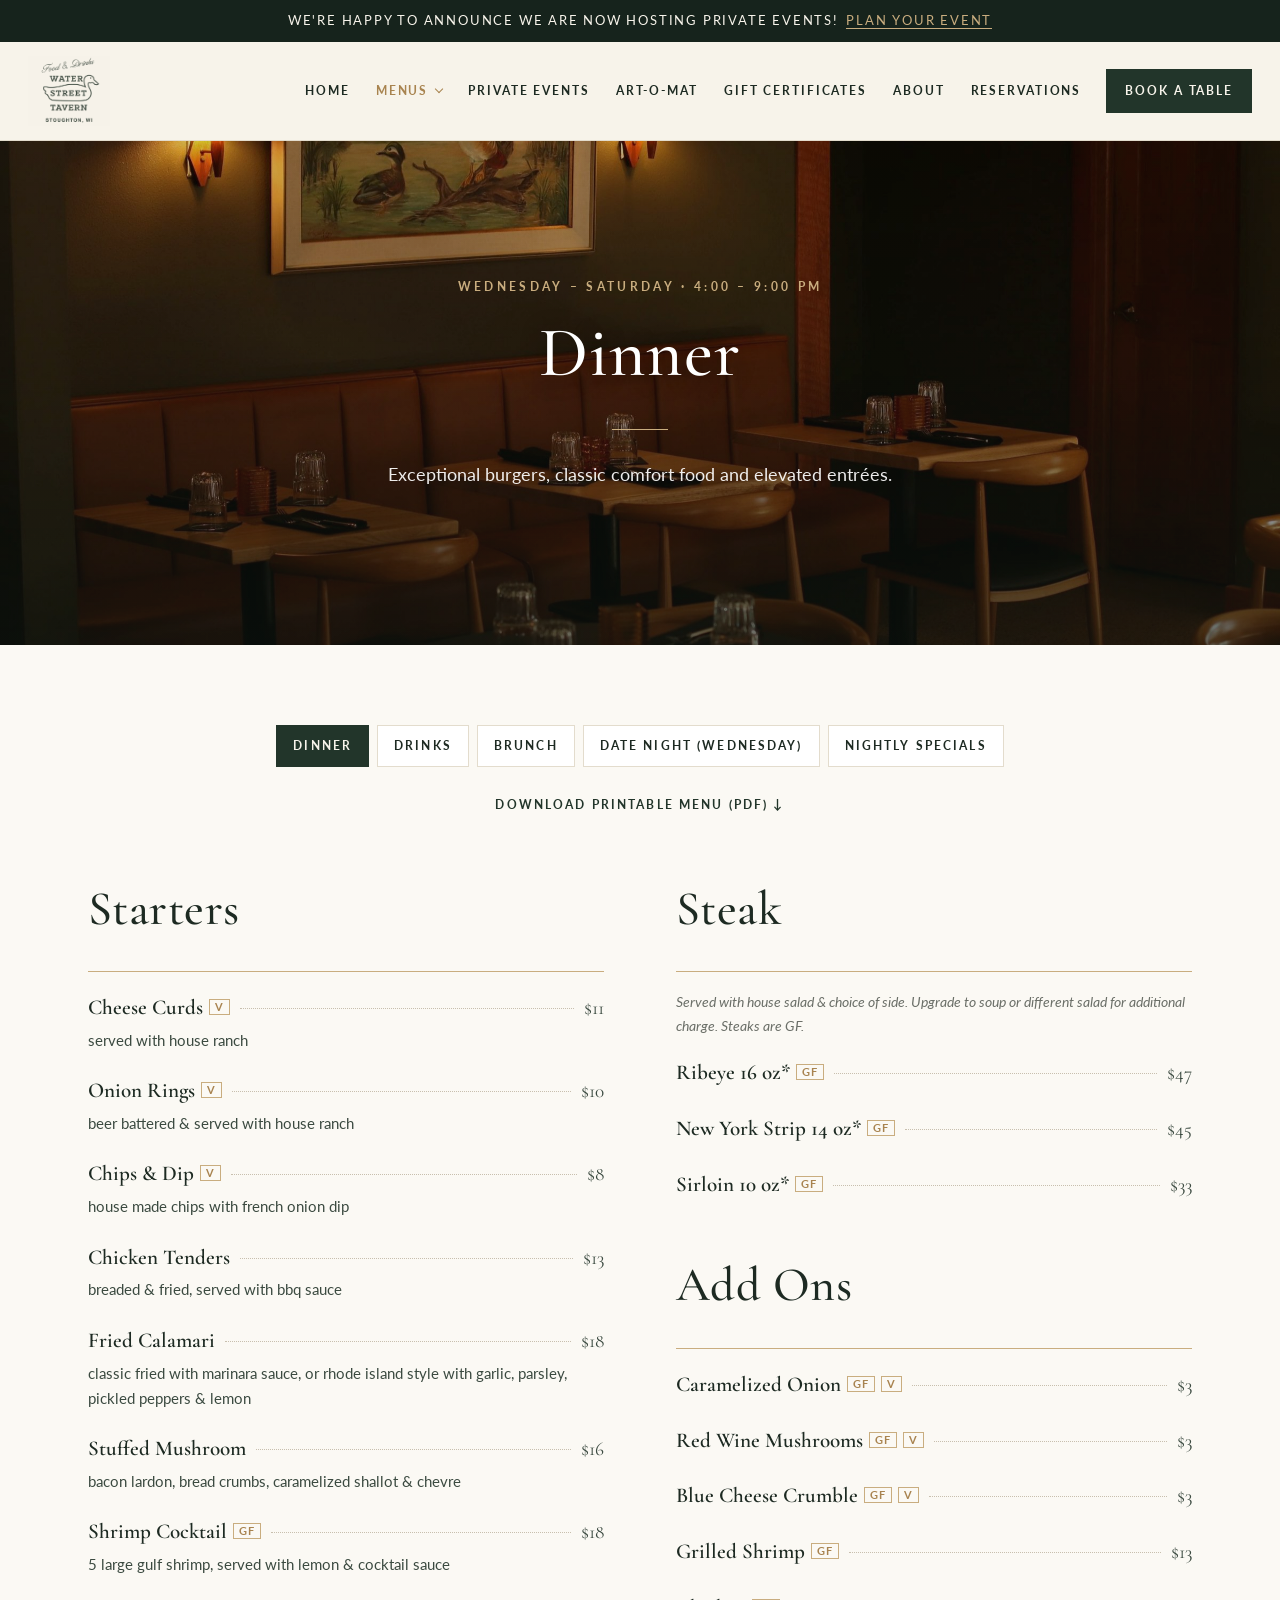
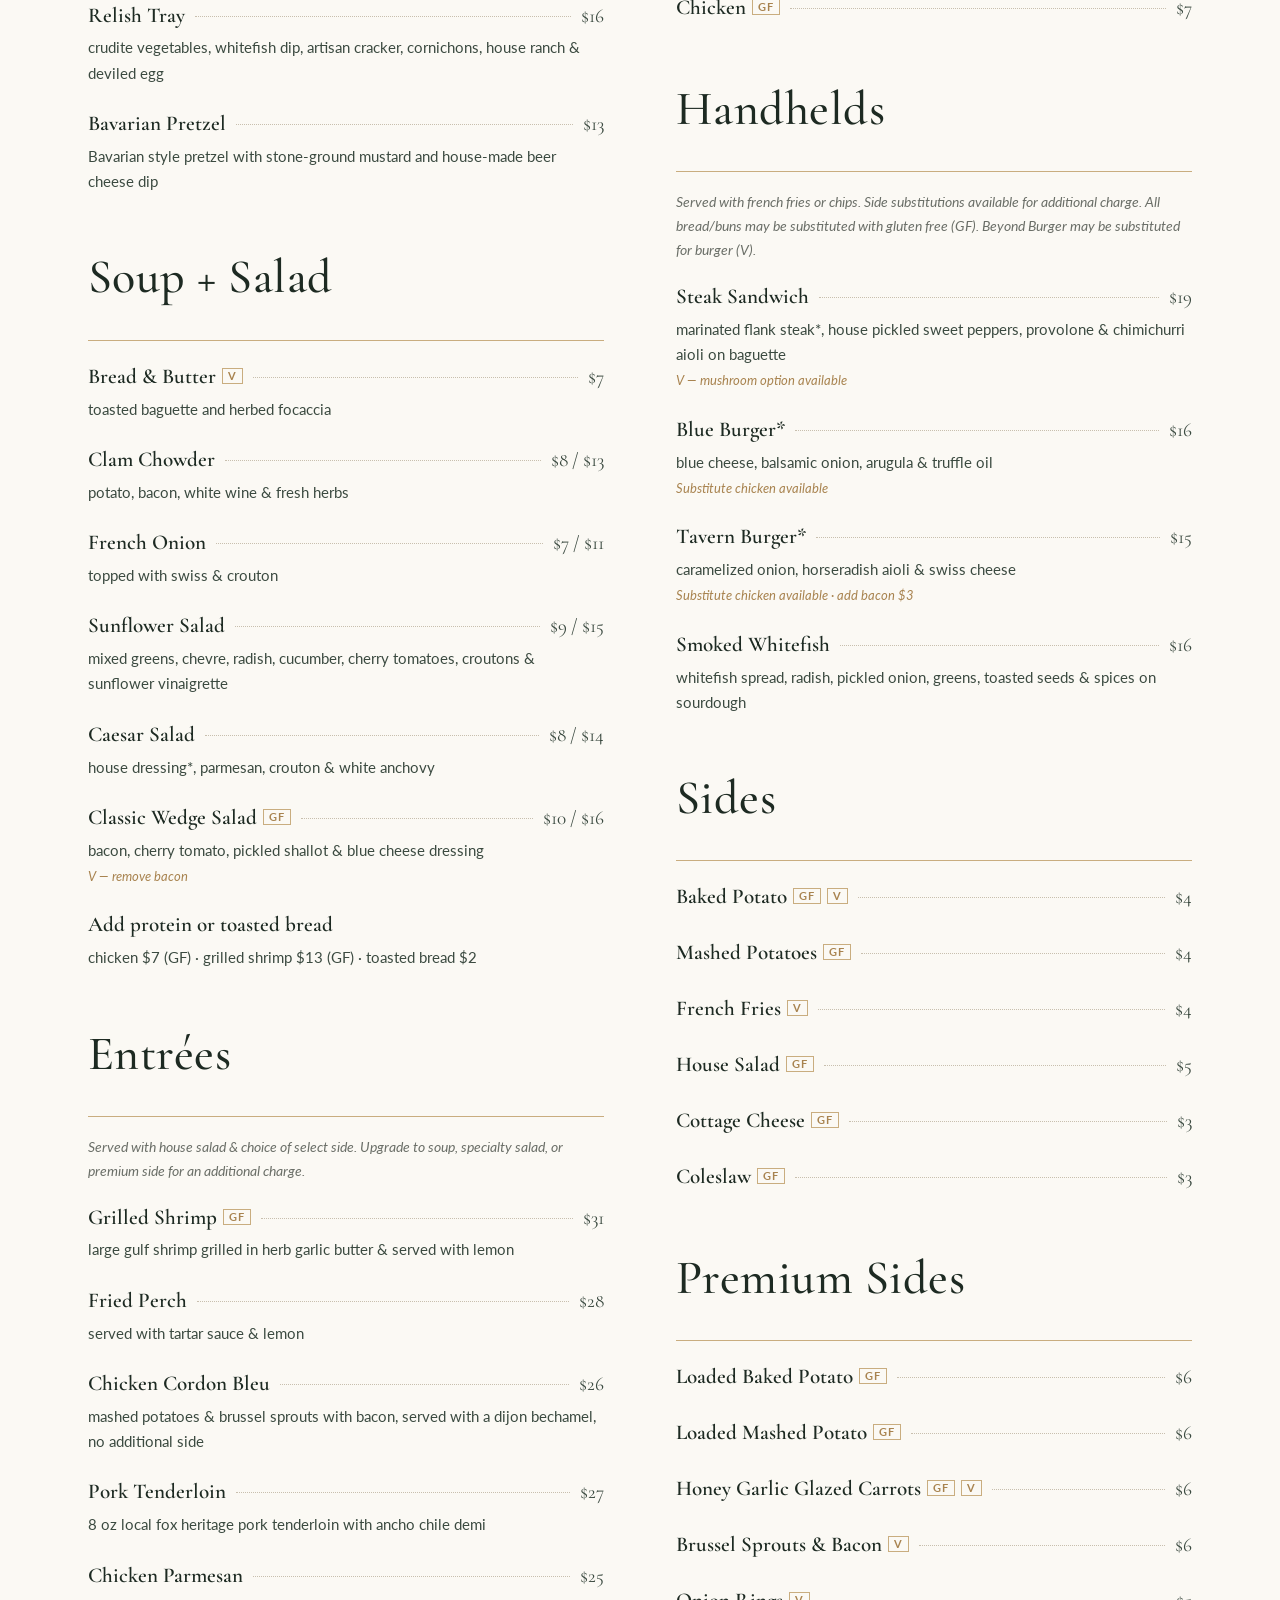
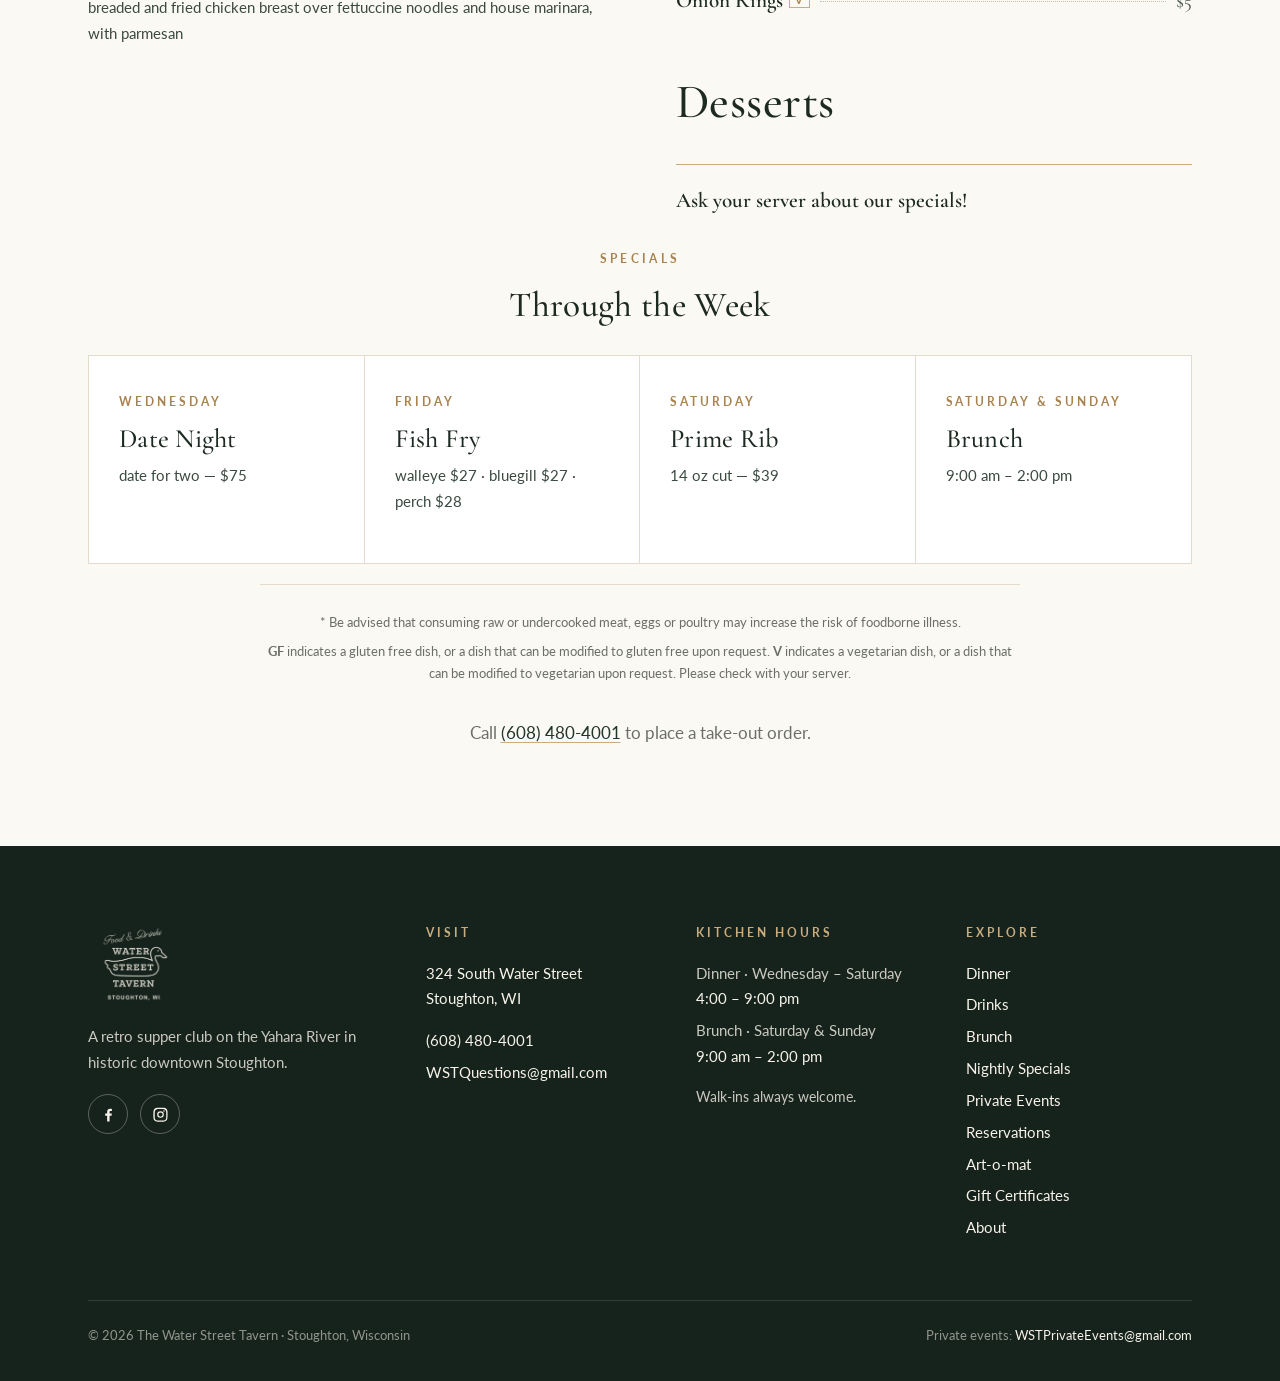
<file: dinner.html>
<!DOCTYPE html>
<html lang="en" class="no-js">
<head>
<meta charset="utf-8">
<meta name="viewport" content="width=device-width, initial-scale=1">
<title>Dinner | The Water Street Tavern, Stoughton WI</title>
<meta name="description" content="Dinner menu at Water Street Tavern, Stoughton WI: starters, soups and salads, steaks, entrées, burgers and handhelds.">
<meta property="og:title" content="Dinner | The Water Street Tavern, Stoughton WI">
<meta property="og:description" content="Dinner menu at Water Street Tavern, Stoughton WI: starters, soups and salads, steaks, entrées, burgers and handhelds.">
<meta property="og:image" content="img/dining-room.jpg">
<link rel="icon" href="img/favicon.png">
<link rel="preconnect" href="https://fonts.googleapis.com"><link rel="preconnect" href="https://fonts.gstatic.com" crossorigin>
<link href="https://fonts.googleapis.com/css2?family=Cormorant+Garamond:ital,wght@0,400;0,500;0,600;1,400&family=Lato:wght@300;400;700&display=swap" rel="stylesheet">
<link rel="stylesheet" href="css/site.css">
</head>
<body>
<a class="skip" href="#main">Skip to content</a>
<div class="announce"><span class="long">We're happy to announce we are now hosting private events!</span><span class="short">Now hosting private events</span><a href="private-events.html">Plan your event</a></div>
<header class="site-header">
 <div class="hdr">
  <a class="brand" href="index.html" aria-label="The Water Street Tavern home"><img src="img/logo-dark.png" alt="Food &amp; Drinks · Water Street Tavern · Stoughton, WI" width="700" height="338"></a>
  <button class="burger" aria-label="Open menu" aria-expanded="false" aria-controls="nav"><span></span></button>
  <nav class="nav" id="nav" aria-label="Main">
   <button class="nav-close" aria-label="Close menu">&times;</button>
   <a href="index.html">Home</a>
   <div class="dd"><button aria-expanded="false" style="color:var(--brass)">Menus</button><div class="dd-menu"><a href="dinner.html" aria-current="page">Dinner</a><a href="drinks.html">Drinks</a><a href="brunch.html">Brunch</a><a href="date-night.html">Date Night (Wednesday)</a><a href="nightly-specials.html">Nightly Specials</a></div></div>
   <a href="private-events.html">Private Events</a>
   <a href="art-o-mat.html">Art-o-mat</a>
   <a href="gift-certificates.html">Gift Certificates</a>
   <a href="about.html">About</a>
   <a href="reservations.html">Reservations</a>
   <a class="btn" href="https://resy.com/cities/stoughton-wi-wi/venues/water-street-tavern" target="_blank" rel="noopener">Book a Table</a>
  </nav>
 </div>
</header>
<div class="scrim"></div>
<main id="main">
<section class="band short">
 <div class="band__bg" style="background-image:url('img/dining-room.jpg');background-position:center" data-sm="img/dining-room-sm.jpg" role="img" aria-hidden="true"></div>
 <div class="band__veil"></div>
 <div class="band__content"><span class="eyebrow">Wednesday – Saturday · 4:00 – 9:00 pm</span><h1>Dinner</h1><hr class="rule"><p>Exceptional burgers, classic comfort food and elevated entrées.</p></div>
</section>
<section class="section tight"><div class="wrap"><nav class="menu-nav" aria-label="Menus"><a href="dinner.html" aria-current="page">Dinner</a><a href="drinks.html">Drinks</a><a href="brunch.html">Brunch</a><a href="date-night.html">Date Night (Wednesday)</a><a href="nightly-specials.html">Nightly Specials</a></nav>
<p class="center" style="margin:22px 0 64px"><a class="pdf-link" href="menus/dinner.pdf" target="_blank" rel="noopener">Download printable menu (PDF) &darr;</a></p>
<div class="menu"><div class="mgroup"><div class="ghead"><h2>Starters</h2></div><div class="item"><div class="row"><span class="name">Cheese Curds<span class="diet" title="Vegetarian or can be modified">V</span></span><span class="dots"></span><span class="price">$11</span></div><p class="desc">served with house ranch</p></div><div class="item"><div class="row"><span class="name">Onion Rings<span class="diet" title="Vegetarian or can be modified">V</span></span><span class="dots"></span><span class="price">$10</span></div><p class="desc">beer battered &amp; served with house ranch</p></div><div class="item"><div class="row"><span class="name">Chips &amp; Dip<span class="diet" title="Vegetarian or can be modified">V</span></span><span class="dots"></span><span class="price">$8</span></div><p class="desc">house made chips with french onion dip</p></div><div class="item"><div class="row"><span class="name">Chicken Tenders</span><span class="dots"></span><span class="price">$13</span></div><p class="desc">breaded &amp; fried, served with bbq sauce</p></div><div class="item"><div class="row"><span class="name">Fried Calamari</span><span class="dots"></span><span class="price">$18</span></div><p class="desc">classic fried with marinara sauce, or rhode island style with garlic, parsley, pickled peppers &amp; lemon</p></div><div class="item"><div class="row"><span class="name">Stuffed Mushroom</span><span class="dots"></span><span class="price">$16</span></div><p class="desc">bacon lardon, bread crumbs, caramelized shallot &amp; chevre</p></div><div class="item"><div class="row"><span class="name">Shrimp Cocktail<span class="diet" title="Gluten free or can be modified">GF</span></span><span class="dots"></span><span class="price">$18</span></div><p class="desc">5 large gulf shrimp, served with lemon &amp; cocktail sauce</p></div><div class="item"><div class="row"><span class="name">Relish Tray</span><span class="dots"></span><span class="price">$16</span></div><p class="desc">crudite vegetables, whitefish dip, artisan cracker, cornichons, house ranch &amp; deviled egg</p></div><div class="item"><div class="row"><span class="name">Bavarian Pretzel</span><span class="dots"></span><span class="price">$13</span></div><p class="desc">Bavarian style pretzel with stone-ground mustard and house-made beer cheese dip</p></div></div><div class="mgroup"><div class="ghead"><h2>Soup + Salad</h2></div><div class="item"><div class="row"><span class="name">Bread &amp; Butter<span class="diet" title="Vegetarian or can be modified">V</span></span><span class="dots"></span><span class="price">$7</span></div><p class="desc">toasted baguette and herbed focaccia</p></div><div class="item"><div class="row"><span class="name">Clam Chowder</span><span class="dots"></span><span class="price">$8 / $13</span></div><p class="desc">potato, bacon, white wine &amp; fresh herbs</p></div><div class="item"><div class="row"><span class="name">French Onion</span><span class="dots"></span><span class="price">$7 / $11</span></div><p class="desc">topped with swiss &amp; crouton</p></div><div class="item"><div class="row"><span class="name">Sunflower Salad</span><span class="dots"></span><span class="price">$9 / $15</span></div><p class="desc">mixed greens, chevre, radish, cucumber, cherry tomatoes, croutons &amp; sunflower vinaigrette</p></div><div class="item"><div class="row"><span class="name">Caesar Salad</span><span class="dots"></span><span class="price">$8 / $14</span></div><p class="desc">house dressing*, parmesan, crouton &amp; white anchovy</p></div><div class="item"><div class="row"><span class="name">Classic Wedge Salad<span class="diet" title="Gluten free or can be modified">GF</span></span><span class="dots"></span><span class="price">$10 / $16</span></div><p class="desc">bacon, cherry tomato, pickled shallot &amp; blue cheese dressing</p><p class="opt">V — remove bacon</p></div><div class="item"><div class="row"><span class="name">Add protein or toasted bread</span></div><p class="desc">chicken $7 (GF) · grilled shrimp $13 (GF) · toasted bread $2</p></div></div><div class="mgroup"><div class="ghead"><h2>Entrées</h2></div><p class="gnote">Served with house salad &amp; choice of select side. Upgrade to soup, specialty salad, or premium side for an additional charge.</p><div class="item"><div class="row"><span class="name">Grilled Shrimp<span class="diet" title="Gluten free or can be modified">GF</span></span><span class="dots"></span><span class="price">$31</span></div><p class="desc">large gulf shrimp grilled in herb garlic butter &amp; served with lemon</p></div><div class="item"><div class="row"><span class="name">Fried Perch</span><span class="dots"></span><span class="price">$28</span></div><p class="desc">served with tartar sauce &amp; lemon</p></div><div class="item"><div class="row"><span class="name">Chicken Cordon Bleu</span><span class="dots"></span><span class="price">$26</span></div><p class="desc">mashed potatoes &amp; brussel sprouts with bacon, served with a dijon bechamel, no additional side</p></div><div class="item"><div class="row"><span class="name">Pork Tenderloin</span><span class="dots"></span><span class="price">$27</span></div><p class="desc">8 oz local fox heritage pork tenderloin with ancho chile demi</p></div><div class="item"><div class="row"><span class="name">Chicken Parmesan</span><span class="dots"></span><span class="price">$25</span></div><p class="desc">breaded and fried chicken breast over fettuccine noodles and house marinara, with parmesan</p></div></div><div class="mgroup"><div class="ghead"><h2>Steak</h2></div><p class="gnote">Served with house salad &amp; choice of side. Upgrade to soup or different salad for additional charge. Steaks are GF.</p><div class="item"><div class="row"><span class="name">Ribeye 16 oz*<span class="diet" title="Gluten free or can be modified">GF</span></span><span class="dots"></span><span class="price">$47</span></div></div><div class="item"><div class="row"><span class="name">New York Strip 14 oz*<span class="diet" title="Gluten free or can be modified">GF</span></span><span class="dots"></span><span class="price">$45</span></div></div><div class="item"><div class="row"><span class="name">Sirloin 10 oz*<span class="diet" title="Gluten free or can be modified">GF</span></span><span class="dots"></span><span class="price">$33</span></div></div></div><div class="mgroup"><div class="ghead"><h2>Add Ons</h2></div><div class="item"><div class="row"><span class="name">Caramelized Onion<span class="diet" title="Gluten free or can be modified">GF</span><span class="diet" title="Vegetarian or can be modified">V</span></span><span class="dots"></span><span class="price">$3</span></div></div><div class="item"><div class="row"><span class="name">Red Wine Mushrooms<span class="diet" title="Gluten free or can be modified">GF</span><span class="diet" title="Vegetarian or can be modified">V</span></span><span class="dots"></span><span class="price">$3</span></div></div><div class="item"><div class="row"><span class="name">Blue Cheese Crumble<span class="diet" title="Gluten free or can be modified">GF</span><span class="diet" title="Vegetarian or can be modified">V</span></span><span class="dots"></span><span class="price">$3</span></div></div><div class="item"><div class="row"><span class="name">Grilled Shrimp<span class="diet" title="Gluten free or can be modified">GF</span></span><span class="dots"></span><span class="price">$13</span></div></div><div class="item"><div class="row"><span class="name">Chicken<span class="diet" title="Gluten free or can be modified">GF</span></span><span class="dots"></span><span class="price">$7</span></div></div></div><div class="mgroup"><div class="ghead"><h2>Handhelds</h2></div><p class="gnote">Served with french fries or chips. Side substitutions available for additional charge. All bread/buns may be substituted with gluten free (GF). Beyond Burger may be substituted for burger (V).</p><div class="item"><div class="row"><span class="name">Steak Sandwich</span><span class="dots"></span><span class="price">$19</span></div><p class="desc">marinated flank steak*, house pickled sweet peppers, provolone &amp; chimichurri aioli on baguette</p><p class="opt">V — mushroom option available</p></div><div class="item"><div class="row"><span class="name">Blue Burger*</span><span class="dots"></span><span class="price">$16</span></div><p class="desc">blue cheese, balsamic onion, arugula &amp; truffle oil</p><p class="opt">Substitute chicken available</p></div><div class="item"><div class="row"><span class="name">Tavern Burger*</span><span class="dots"></span><span class="price">$15</span></div><p class="desc">caramelized onion, horseradish aioli &amp; swiss cheese</p><p class="opt">Substitute chicken available · add bacon $3</p></div><div class="item"><div class="row"><span class="name">Smoked Whitefish</span><span class="dots"></span><span class="price">$16</span></div><p class="desc">whitefish spread, radish, pickled onion, greens, toasted seeds &amp; spices on sourdough</p></div></div><div class="mgroup"><div class="ghead"><h2>Sides</h2></div><div class="item"><div class="row"><span class="name">Baked Potato<span class="diet" title="Gluten free or can be modified">GF</span><span class="diet" title="Vegetarian or can be modified">V</span></span><span class="dots"></span><span class="price">$4</span></div></div><div class="item"><div class="row"><span class="name">Mashed Potatoes<span class="diet" title="Gluten free or can be modified">GF</span></span><span class="dots"></span><span class="price">$4</span></div></div><div class="item"><div class="row"><span class="name">French Fries<span class="diet" title="Vegetarian or can be modified">V</span></span><span class="dots"></span><span class="price">$4</span></div></div><div class="item"><div class="row"><span class="name">House Salad<span class="diet" title="Gluten free or can be modified">GF</span></span><span class="dots"></span><span class="price">$5</span></div></div><div class="item"><div class="row"><span class="name">Cottage Cheese<span class="diet" title="Gluten free or can be modified">GF</span></span><span class="dots"></span><span class="price">$3</span></div></div><div class="item"><div class="row"><span class="name">Coleslaw<span class="diet" title="Gluten free or can be modified">GF</span></span><span class="dots"></span><span class="price">$3</span></div></div></div><div class="mgroup"><div class="ghead"><h2>Premium Sides</h2></div><div class="item"><div class="row"><span class="name">Loaded Baked Potato<span class="diet" title="Gluten free or can be modified">GF</span></span><span class="dots"></span><span class="price">$6</span></div></div><div class="item"><div class="row"><span class="name">Loaded Mashed Potato<span class="diet" title="Gluten free or can be modified">GF</span></span><span class="dots"></span><span class="price">$6</span></div></div><div class="item"><div class="row"><span class="name">Honey Garlic Glazed Carrots<span class="diet" title="Gluten free or can be modified">GF</span><span class="diet" title="Vegetarian or can be modified">V</span></span><span class="dots"></span><span class="price">$6</span></div></div><div class="item"><div class="row"><span class="name">Brussel Sprouts &amp; Bacon<span class="diet" title="Vegetarian or can be modified">V</span></span><span class="dots"></span><span class="price">$6</span></div></div><div class="item"><div class="row"><span class="name">Onion Rings<span class="diet" title="Vegetarian or can be modified">V</span></span><span class="dots"></span><span class="price">$5</span></div></div></div><div class="mgroup"><div class="ghead"><h2>Desserts</h2></div><div class="item"><div class="row"><span class="name">Ask your server about our specials!</span></div></div></div></div><div class="section-head" style="margin:30px auto 30px"><span class="eyebrow">Specials</span><h2 style="font-size:2.2rem">Through the Week</h2></div><div class="week"><div class="day"><span class="dname">Wednesday</span><h3>Date Night</h3><p>date for two — $75</p></div><div class="day"><span class="dname">Friday</span><h3>Fish Fry</h3><p>walleye $27 · bluegill $27 · perch $28</p></div><div class="day"><span class="dname">Saturday</span><h3>Prime Rib</h3><p>14 oz cut — $39</p></div><div class="day"><span class="dname">Saturday &amp; Sunday</span><h3>Brunch</h3><p>9:00 am – 2:00 pm</p></div></div><div class="legal"><p>* Be advised that consuming raw or undercooked meat, eggs or poultry may increase the risk of foodborne illness.</p>
<p><strong>GF</strong> indicates a gluten free dish, or a dish that can be modified to gluten free upon request. <strong>V</strong> indicates a vegetarian dish, or a dish that can be modified to vegetarian upon request. Please check with your server.</p></div><p class="center muted" style="margin-top:34px">Call <a href="tel:6084804001">(608) 480-4001</a> to place a take-out order.</p></div></section></main>
<footer class="site-footer">
 <div class="wrap">
  <div class="fgrid">
   <div>
    <img class="flogo" src="img/logo-light.png" alt="Water Street Tavern" width="700" height="338">
    <p>A retro supper club on the Yahara River in historic downtown Stoughton.</p>
    <div class="social"><a href="https://www.facebook.com/100089725462678/" target="_blank" rel="noopener" aria-label="Facebook"><svg viewBox="0 0 24 24" aria-hidden="true"><path d="M13.5 22v-8.2h2.8l.4-3.2h-3.2V8.5c0-.9.3-1.6 1.6-1.6h1.7V4.1c-.3 0-1.3-.1-2.5-.1-2.5 0-4.2 1.5-4.2 4.3v2.4H7.3v3.2h2.8V22h3.4z"/></svg></a><a href="https://www.instagram.com/TheWaterStreetTavern" target="_blank" rel="noopener" aria-label="Instagram"><svg viewBox="0 0 24 24" aria-hidden="true"><path d="M12 7.3A4.7 4.7 0 1 0 12 16.7 4.7 4.7 0 0 0 12 7.3zm0 7.7a3 3 0 1 1 0-6 3 3 0 0 1 0 6zm6-7.9a1.1 1.1 0 1 1-2.2 0 1.1 1.1 0 0 1 2.2 0zM21.9 8.2c-.1-1.6-.4-3-1.6-4.2S17.7 2.4 16.1 2.4C14.4 2.3 9.6 2.3 7.9 2.4 6.3 2.5 4.9 2.8 3.7 4S2.1 6.6 2 8.2c-.1 1.7-.1 6.5 0 8.2.1 1.6.4 3 1.6 4.2s2.6 1.5 4.2 1.6c1.7.1 6.5.1 8.2 0 1.6-.1 3-.4 4.2-1.6s1.5-2.6 1.6-4.2c.2-1.7.2-6.5.1-8.2zm-2.2 10.1a3.3 3.3 0 0 1-1.9 1.9c-1.3.5-4.4.4-5.8.4s-4.5.1-5.8-.4a3.3 3.3 0 0 1-1.9-1.9c-.5-1.3-.4-4.4-.4-5.8s-.1-4.5.4-5.8a3.3 3.3 0 0 1 1.9-1.9c1.3-.5 4.4-.4 5.8-.4s4.5-.1 5.8.4a3.3 3.3 0 0 1 1.9 1.9c.5 1.3.4 4.4.4 5.8s.1 4.5-.4 5.8z"/></svg></a></div>
   </div>
   <div><h4>Visit</h4><ul><li><a href="https://www.google.com/maps/search/?api=1&query=Water+Street+Tavern+324+S+Water+St+Stoughton+WI" target="_blank" rel="noopener">324 South Water Street<br>Stoughton, WI</a></li><li style="margin-top:10px"><a href="tel:6084804001">(608) 480-4001</a></li><li><a href="mailto:WSTQuestions@gmail.com">WSTQuestions@gmail.com</a></li></ul></div>
   <div><h4>Kitchen Hours</h4><ul><li>Dinner · Wednesday – Saturday<br><span style="color:var(--ivory)">4:00 – 9:00 pm</span></li><li>Brunch · Saturday &amp; Sunday<br><span style="color:var(--ivory)">9:00 am – 2:00 pm</span></li></ul><p class="small" style="margin-top:12px">Walk-ins always welcome.</p></div>
   <div><h4>Explore</h4><ul><li><a href="dinner.html">Dinner</a></li><li><a href="drinks.html">Drinks</a></li><li><a href="brunch.html">Brunch</a></li><li><a href="nightly-specials.html">Nightly Specials</a></li><li><a href="private-events.html">Private Events</a></li><li><a href="reservations.html">Reservations</a></li><li><a href="art-o-mat.html">Art-o-mat</a></li><li><a href="gift-certificates.html">Gift Certificates</a></li><li><a href="about.html">About</a></li></ul></div>
  </div>
  <div class="fbottom"><span>&copy; 2026 The Water Street Tavern · Stoughton, Wisconsin</span><span>Private events: <a href="mailto:WSTPrivateEvents@gmail.com">WSTPrivateEvents@gmail.com</a></span></div>
 </div>
</footer>
<script src="js/site.js"></script>
</body>
</html>
</file>
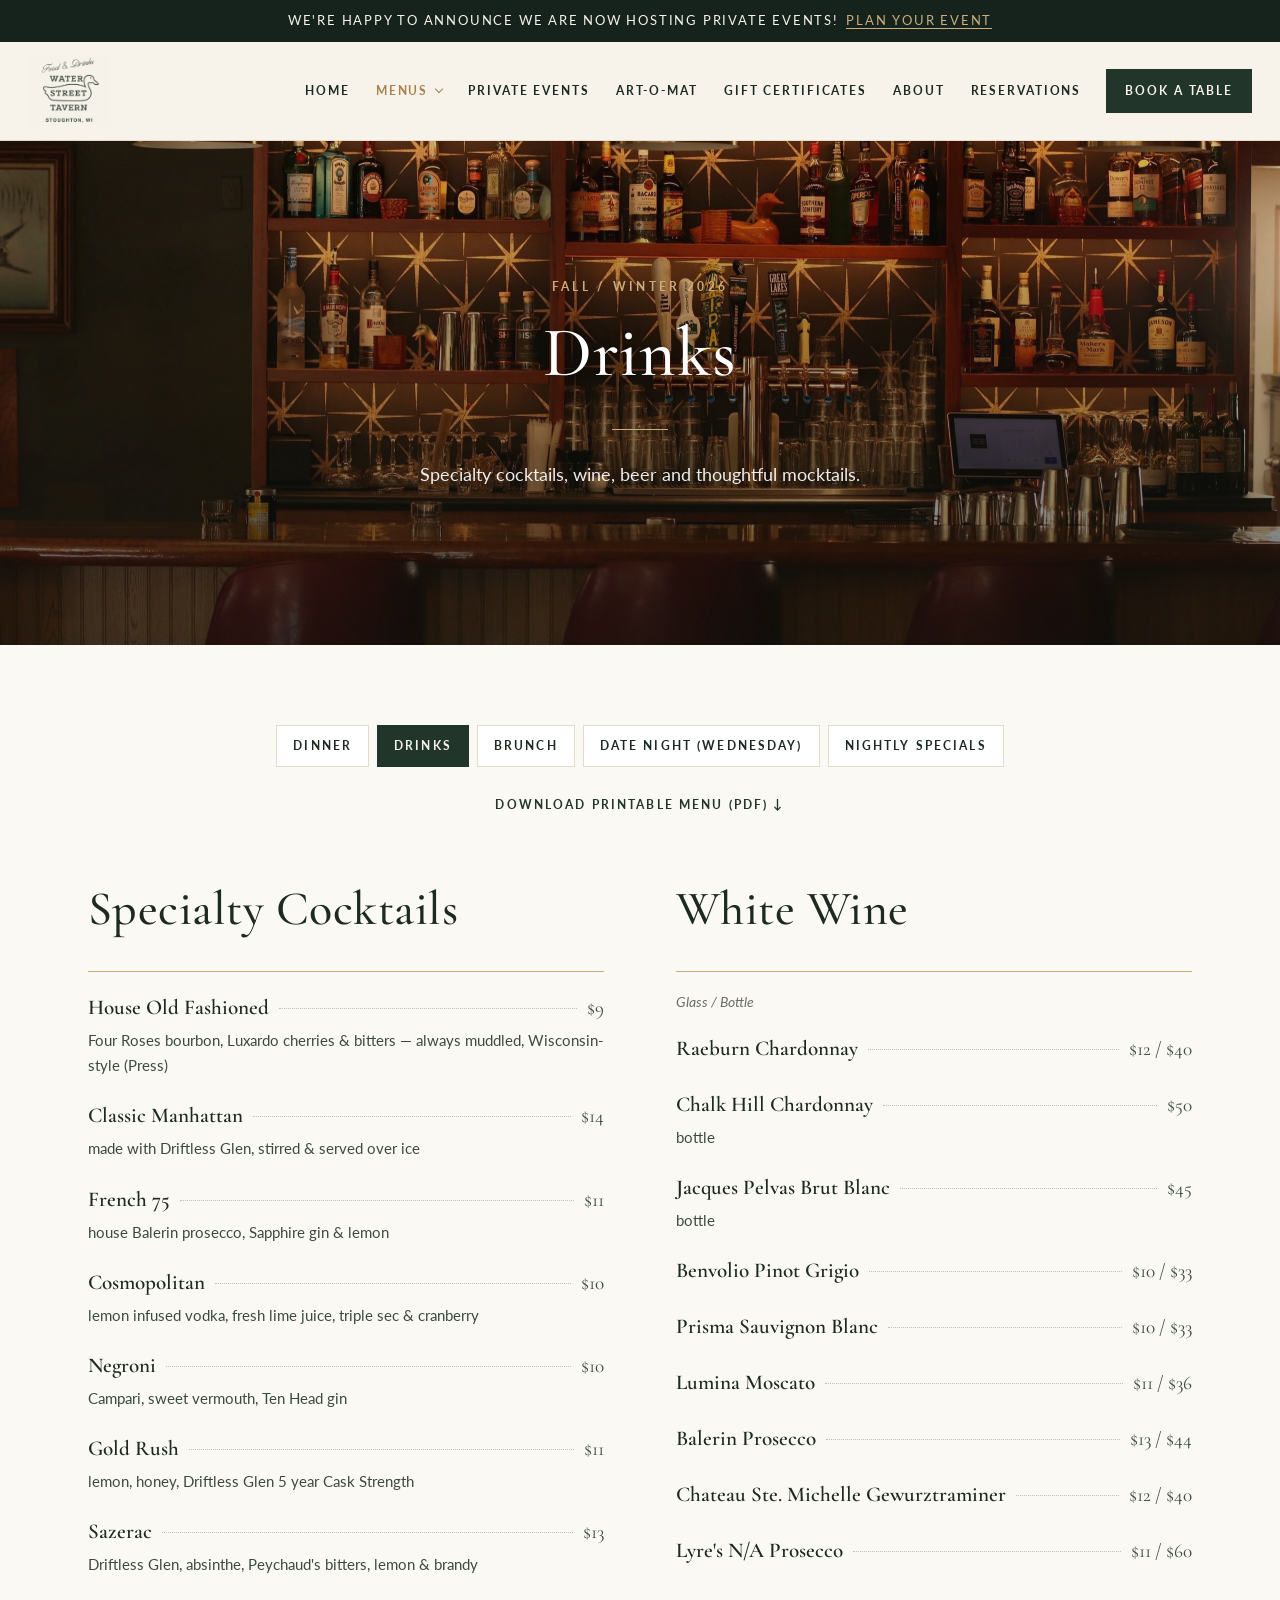
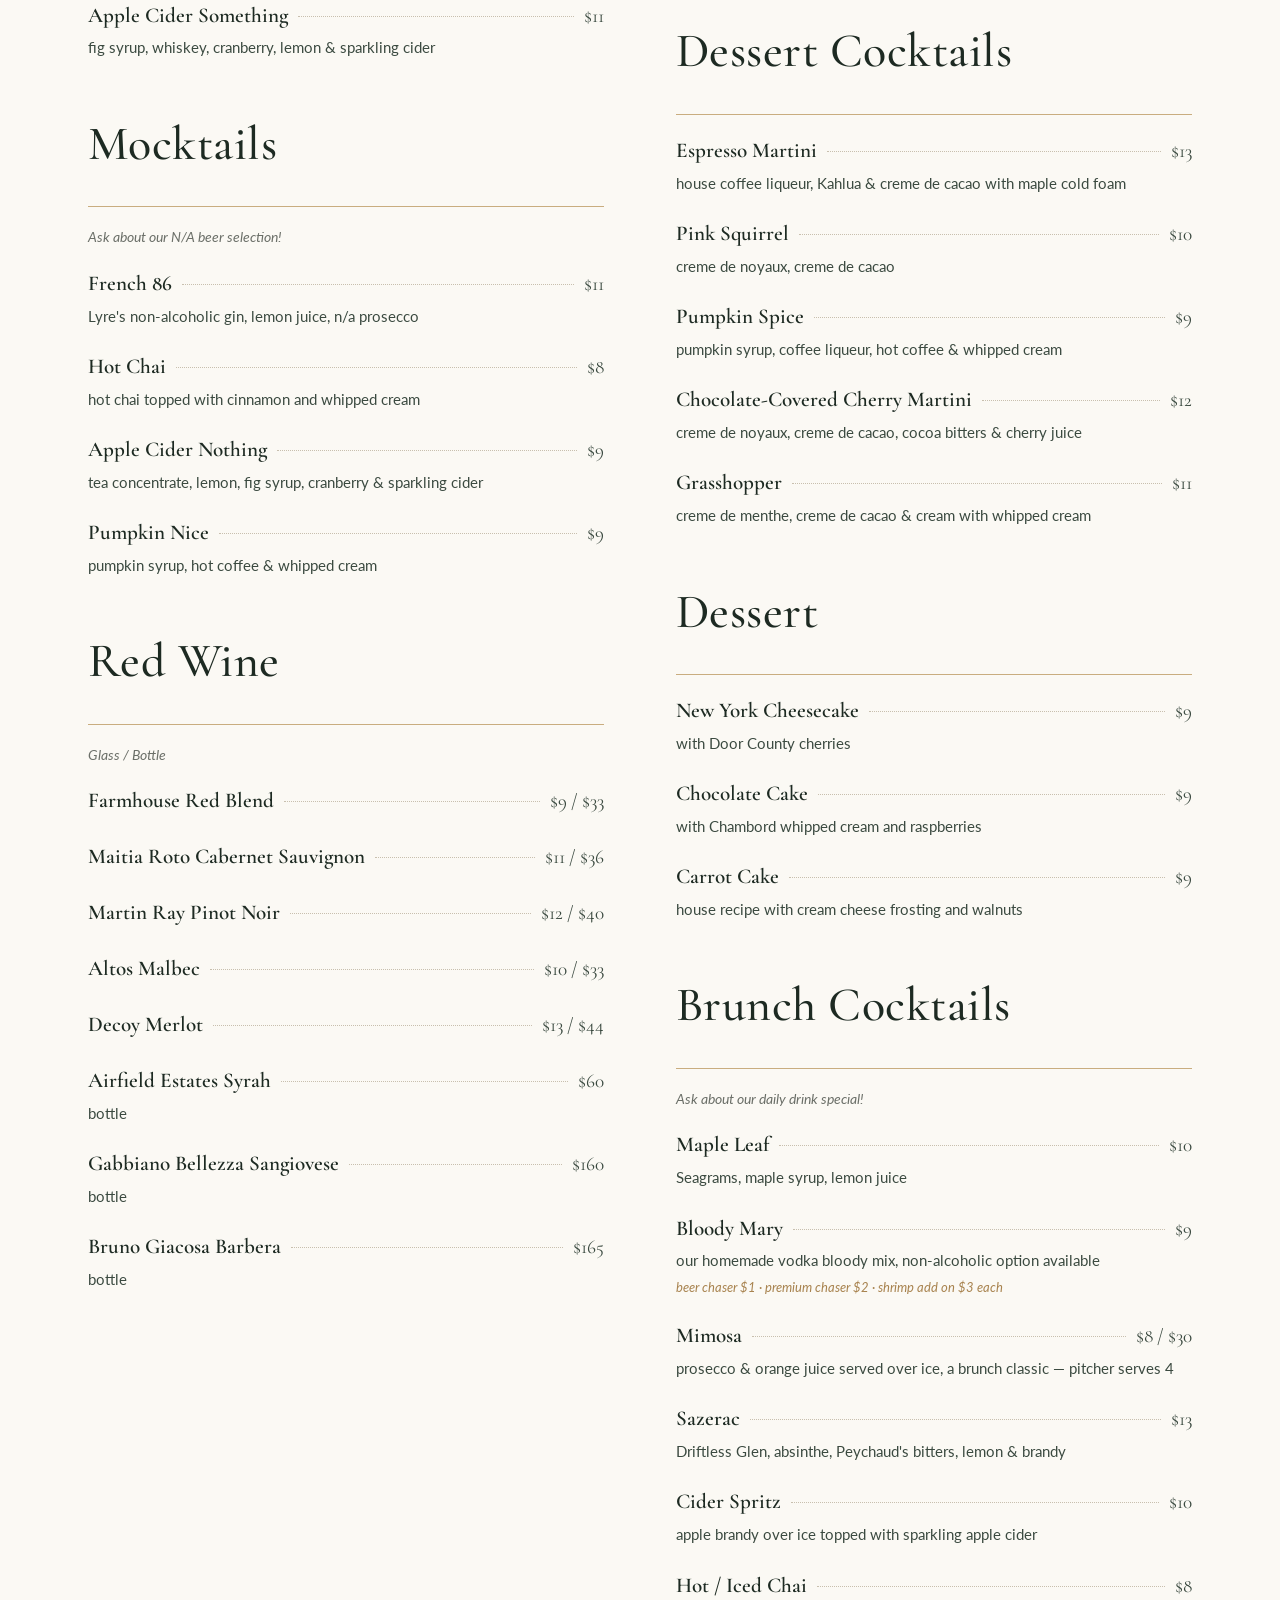
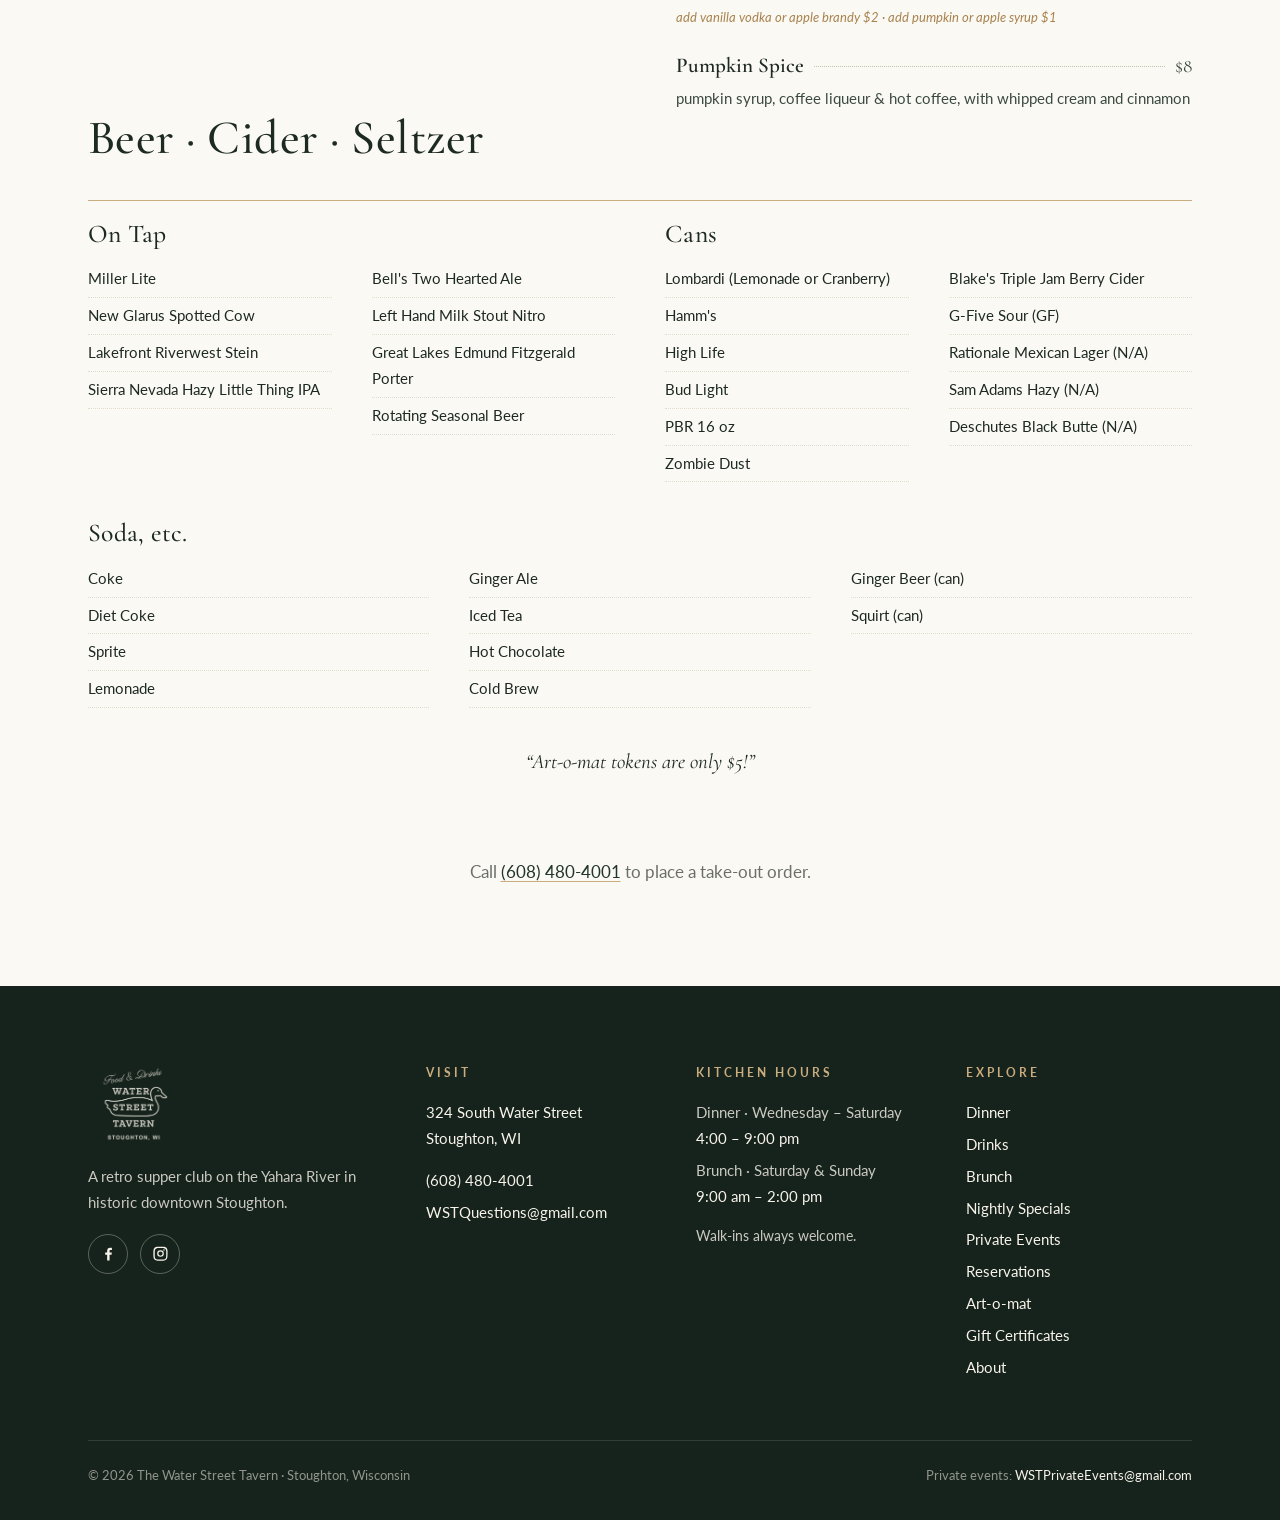
<file: drinks.html>
<!DOCTYPE html>
<html lang="en" class="no-js">
<head>
<meta charset="utf-8">
<meta name="viewport" content="width=device-width, initial-scale=1">
<title>Drinks | The Water Street Tavern, Stoughton WI</title>
<meta name="description" content="Drinks menu at Water Street Tavern: Wisconsin-style old fashioneds, specialty and dessert cocktails, wine by the glass and bottle, beer and mocktails.">
<meta property="og:title" content="Drinks | The Water Street Tavern, Stoughton WI">
<meta property="og:description" content="Drinks menu at Water Street Tavern: Wisconsin-style old fashioneds, specialty and dessert cocktails, wine by the glass and bottle, beer and mocktails.">
<meta property="og:image" content="img/dining-room.jpg">
<link rel="icon" href="img/favicon.png">
<link rel="preconnect" href="https://fonts.googleapis.com"><link rel="preconnect" href="https://fonts.gstatic.com" crossorigin>
<link href="https://fonts.googleapis.com/css2?family=Cormorant+Garamond:ital,wght@0,400;0,500;0,600;1,400&family=Lato:wght@300;400;700&display=swap" rel="stylesheet">
<link rel="stylesheet" href="css/site.css">
</head>
<body>
<a class="skip" href="#main">Skip to content</a>
<div class="announce"><span class="long">We're happy to announce we are now hosting private events!</span><span class="short">Now hosting private events</span><a href="private-events.html">Plan your event</a></div>
<header class="site-header">
 <div class="hdr">
  <a class="brand" href="index.html" aria-label="The Water Street Tavern home"><img src="img/logo-dark.png" alt="Food &amp; Drinks · Water Street Tavern · Stoughton, WI" width="700" height="338"></a>
  <button class="burger" aria-label="Open menu" aria-expanded="false" aria-controls="nav"><span></span></button>
  <nav class="nav" id="nav" aria-label="Main">
   <button class="nav-close" aria-label="Close menu">&times;</button>
   <a href="index.html">Home</a>
   <div class="dd"><button aria-expanded="false" style="color:var(--brass)">Menus</button><div class="dd-menu"><a href="dinner.html">Dinner</a><a href="drinks.html" aria-current="page">Drinks</a><a href="brunch.html">Brunch</a><a href="date-night.html">Date Night (Wednesday)</a><a href="nightly-specials.html">Nightly Specials</a></div></div>
   <a href="private-events.html">Private Events</a>
   <a href="art-o-mat.html">Art-o-mat</a>
   <a href="gift-certificates.html">Gift Certificates</a>
   <a href="about.html">About</a>
   <a href="reservations.html">Reservations</a>
   <a class="btn" href="https://resy.com/cities/stoughton-wi-wi/venues/water-street-tavern" target="_blank" rel="noopener">Book a Table</a>
  </nav>
 </div>
</header>
<div class="scrim"></div>
<main id="main">
<section class="band short">
 <div class="band__bg" style="background-image:url('img/bar.jpg');background-position:center" data-sm="img/bar-sm.jpg" role="img" aria-hidden="true"></div>
 <div class="band__veil"></div>
 <div class="band__content"><span class="eyebrow">Fall / Winter 2026</span><h1>Drinks</h1><hr class="rule"><p>Specialty cocktails, wine, beer and thoughtful mocktails.</p></div>
</section>
<section class="section tight"><div class="wrap"><nav class="menu-nav" aria-label="Menus"><a href="dinner.html">Dinner</a><a href="drinks.html" aria-current="page">Drinks</a><a href="brunch.html">Brunch</a><a href="date-night.html">Date Night (Wednesday)</a><a href="nightly-specials.html">Nightly Specials</a></nav>
<p class="center" style="margin:22px 0 64px"><a class="pdf-link" href="menus/drinks.pdf" target="_blank" rel="noopener">Download printable menu (PDF) &darr;</a></p>
<div class="menu"><div class="mgroup"><div class="ghead"><h2>Specialty Cocktails</h2></div><div class="item"><div class="row"><span class="name">House Old Fashioned</span><span class="dots"></span><span class="price">$9</span></div><p class="desc">Four Roses bourbon, Luxardo cherries &amp; bitters — always muddled, Wisconsin-style (Press)</p></div><div class="item"><div class="row"><span class="name">Classic Manhattan</span><span class="dots"></span><span class="price">$14</span></div><p class="desc">made with Driftless Glen, stirred &amp; served over ice</p></div><div class="item"><div class="row"><span class="name">French 75</span><span class="dots"></span><span class="price">$11</span></div><p class="desc">house Balerin prosecco, Sapphire gin &amp; lemon</p></div><div class="item"><div class="row"><span class="name">Cosmopolitan</span><span class="dots"></span><span class="price">$10</span></div><p class="desc">lemon infused vodka, fresh lime juice, triple sec &amp; cranberry</p></div><div class="item"><div class="row"><span class="name">Negroni</span><span class="dots"></span><span class="price">$10</span></div><p class="desc">Campari, sweet vermouth, Ten Head gin</p></div><div class="item"><div class="row"><span class="name">Gold Rush</span><span class="dots"></span><span class="price">$11</span></div><p class="desc">lemon, honey, Driftless Glen 5 year Cask Strength</p></div><div class="item"><div class="row"><span class="name">Sazerac</span><span class="dots"></span><span class="price">$13</span></div><p class="desc">Driftless Glen, absinthe, Peychaud&#x27;s bitters, lemon &amp; brandy</p></div><div class="item"><div class="row"><span class="name">Apple Cider Something</span><span class="dots"></span><span class="price">$11</span></div><p class="desc">fig syrup, whiskey, cranberry, lemon &amp; sparkling cider</p></div></div><div class="mgroup"><div class="ghead"><h2>Mocktails</h2></div><p class="gnote">Ask about our N/A beer selection!</p><div class="item"><div class="row"><span class="name">French 86</span><span class="dots"></span><span class="price">$11</span></div><p class="desc">Lyre&#x27;s non-alcoholic gin, lemon juice, n/a prosecco</p></div><div class="item"><div class="row"><span class="name">Hot Chai</span><span class="dots"></span><span class="price">$8</span></div><p class="desc">hot chai topped with cinnamon and whipped cream</p></div><div class="item"><div class="row"><span class="name">Apple Cider Nothing</span><span class="dots"></span><span class="price">$9</span></div><p class="desc">tea concentrate, lemon, fig syrup, cranberry &amp; sparkling cider</p></div><div class="item"><div class="row"><span class="name">Pumpkin Nice</span><span class="dots"></span><span class="price">$9</span></div><p class="desc">pumpkin syrup, hot coffee &amp; whipped cream</p></div></div><div class="mgroup"><div class="ghead"><h2>Red Wine</h2></div><p class="gnote">Glass / Bottle</p><div class="item"><div class="row"><span class="name">Farmhouse Red Blend</span><span class="dots"></span><span class="price">$9 / $33</span></div></div><div class="item"><div class="row"><span class="name">Maitia Roto Cabernet Sauvignon</span><span class="dots"></span><span class="price">$11 / $36</span></div></div><div class="item"><div class="row"><span class="name">Martin Ray Pinot Noir</span><span class="dots"></span><span class="price">$12 / $40</span></div></div><div class="item"><div class="row"><span class="name">Altos Malbec</span><span class="dots"></span><span class="price">$10 / $33</span></div></div><div class="item"><div class="row"><span class="name">Decoy Merlot</span><span class="dots"></span><span class="price">$13 / $44</span></div></div><div class="item"><div class="row"><span class="name">Airfield Estates Syrah</span><span class="dots"></span><span class="price">$60</span></div><p class="desc">bottle</p></div><div class="item"><div class="row"><span class="name">Gabbiano Bellezza Sangiovese</span><span class="dots"></span><span class="price">$160</span></div><p class="desc">bottle</p></div><div class="item"><div class="row"><span class="name">Bruno Giacosa Barbera</span><span class="dots"></span><span class="price">$165</span></div><p class="desc">bottle</p></div></div><div class="mgroup"><div class="ghead"><h2>White Wine</h2></div><p class="gnote">Glass / Bottle</p><div class="item"><div class="row"><span class="name">Raeburn Chardonnay</span><span class="dots"></span><span class="price">$12 / $40</span></div></div><div class="item"><div class="row"><span class="name">Chalk Hill Chardonnay</span><span class="dots"></span><span class="price">$50</span></div><p class="desc">bottle</p></div><div class="item"><div class="row"><span class="name">Jacques Pelvas Brut Blanc</span><span class="dots"></span><span class="price">$45</span></div><p class="desc">bottle</p></div><div class="item"><div class="row"><span class="name">Benvolio Pinot Grigio</span><span class="dots"></span><span class="price">$10 / $33</span></div></div><div class="item"><div class="row"><span class="name">Prisma Sauvignon Blanc</span><span class="dots"></span><span class="price">$10 / $33</span></div></div><div class="item"><div class="row"><span class="name">Lumina Moscato</span><span class="dots"></span><span class="price">$11 / $36</span></div></div><div class="item"><div class="row"><span class="name">Balerin Prosecco</span><span class="dots"></span><span class="price">$13 / $44</span></div></div><div class="item"><div class="row"><span class="name">Chateau Ste. Michelle Gewurztraminer</span><span class="dots"></span><span class="price">$12 / $40</span></div></div><div class="item"><div class="row"><span class="name">Lyre&#x27;s N/A Prosecco</span><span class="dots"></span><span class="price">$11 / $60</span></div></div></div><div class="mgroup"><div class="ghead"><h2>Dessert Cocktails</h2></div><div class="item"><div class="row"><span class="name">Espresso Martini</span><span class="dots"></span><span class="price">$13</span></div><p class="desc">house coffee liqueur, Kahlua &amp; creme de cacao with maple cold foam</p></div><div class="item"><div class="row"><span class="name">Pink Squirrel</span><span class="dots"></span><span class="price">$10</span></div><p class="desc">creme de noyaux, creme de cacao</p></div><div class="item"><div class="row"><span class="name">Pumpkin Spice</span><span class="dots"></span><span class="price">$9</span></div><p class="desc">pumpkin syrup, coffee liqueur, hot coffee &amp; whipped cream</p></div><div class="item"><div class="row"><span class="name">Chocolate-Covered Cherry Martini</span><span class="dots"></span><span class="price">$12</span></div><p class="desc">creme de noyaux, creme de cacao, cocoa bitters &amp; cherry juice</p></div><div class="item"><div class="row"><span class="name">Grasshopper</span><span class="dots"></span><span class="price">$11</span></div><p class="desc">creme de menthe, creme de cacao &amp; cream with whipped cream</p></div></div><div class="mgroup"><div class="ghead"><h2>Dessert</h2></div><div class="item"><div class="row"><span class="name">New York Cheesecake</span><span class="dots"></span><span class="price">$9</span></div><p class="desc">with Door County cherries</p></div><div class="item"><div class="row"><span class="name">Chocolate Cake</span><span class="dots"></span><span class="price">$9</span></div><p class="desc">with Chambord whipped cream and raspberries</p></div><div class="item"><div class="row"><span class="name">Carrot Cake</span><span class="dots"></span><span class="price">$9</span></div><p class="desc">house recipe with cream cheese frosting and walnuts</p></div></div><div class="mgroup"><div class="ghead"><h2>Brunch Cocktails</h2></div><p class="gnote">Ask about our daily drink special!</p><div class="item"><div class="row"><span class="name">Maple Leaf</span><span class="dots"></span><span class="price">$10</span></div><p class="desc">Seagrams, maple syrup, lemon juice</p></div><div class="item"><div class="row"><span class="name">Bloody Mary</span><span class="dots"></span><span class="price">$9</span></div><p class="desc">our homemade vodka bloody mix, non-alcoholic option available</p><p class="opt">beer chaser $1 · premium chaser $2 · shrimp add on $3 each</p></div><div class="item"><div class="row"><span class="name">Mimosa</span><span class="dots"></span><span class="price">$8 / $30</span></div><p class="desc">prosecco &amp; orange juice served over ice, a brunch classic — pitcher serves 4</p></div><div class="item"><div class="row"><span class="name">Sazerac</span><span class="dots"></span><span class="price">$13</span></div><p class="desc">Driftless Glen, absinthe, Peychaud&#x27;s bitters, lemon &amp; brandy</p></div><div class="item"><div class="row"><span class="name">Cider Spritz</span><span class="dots"></span><span class="price">$10</span></div><p class="desc">apple brandy over ice topped with sparkling apple cider</p></div><div class="item"><div class="row"><span class="name">Hot / Iced Chai</span><span class="dots"></span><span class="price">$8</span></div><p class="opt">add vanilla vodka or apple brandy $2 · add pumpkin or apple syrup $1</p></div><div class="item"><div class="row"><span class="name">Pumpkin Spice</span><span class="dots"></span><span class="price">$8</span></div><p class="desc">pumpkin syrup, coffee liqueur &amp; hot coffee, with whipped cream and cinnamon</p></div></div></div><div class="mgroup" style="column-span:all"><div class="ghead"><h2>Beer · Cider · Seltzer</h2></div>
<div class="split" style="gap:50px;align-items:start"><div><h3>On Tap</h3><ul class="plist"><li>Miller Lite</li><li>New Glarus Spotted Cow</li><li>Lakefront Riverwest Stein</li><li>Sierra Nevada Hazy Little Thing IPA</li><li>Bell&#x27;s Two Hearted Ale</li><li>Left Hand Milk Stout Nitro</li><li>Great Lakes Edmund Fitzgerald Porter</li><li>Rotating Seasonal Beer</li></ul></div>
<div><h3>Cans</h3><ul class="plist"><li>Lombardi (Lemonade or Cranberry)</li><li>Hamm&#x27;s</li><li>High Life</li><li>Bud Light</li><li>PBR 16 oz</li><li>Zombie Dust</li><li>Blake&#x27;s Triple Jam Berry Cider</li><li>G-Five Sour (GF)</li><li>Rationale Mexican Lager (N/A)</li><li>Sam Adams Hazy (N/A)</li><li>Deschutes Black Butte (N/A)</li></ul></div></div>
<h3 style="margin-top:36px">Soda, etc.</h3><ul class="plist" style="columns:3"><li>Coke</li><li>Diet Coke</li><li>Sprite</li><li>Lemonade</li><li>Ginger Ale</li><li>Iced Tea</li><li>Hot Chocolate</li><li>Cold Brew</li><li>Ginger Beer (can)</li><li>Squirt (can)</li></ul>
<p class="center" style="margin-top:36px;font-family:var(--serif);font-size:1.3rem;font-style:italic">“Art-o-mat tokens are only $5!”</p></div><p class="center muted" style="margin-top:34px">Call <a href="tel:6084804001">(608) 480-4001</a> to place a take-out order.</p></div></section></main>
<footer class="site-footer">
 <div class="wrap">
  <div class="fgrid">
   <div>
    <img class="flogo" src="img/logo-light.png" alt="Water Street Tavern" width="700" height="338">
    <p>A retro supper club on the Yahara River in historic downtown Stoughton.</p>
    <div class="social"><a href="https://www.facebook.com/100089725462678/" target="_blank" rel="noopener" aria-label="Facebook"><svg viewBox="0 0 24 24" aria-hidden="true"><path d="M13.5 22v-8.2h2.8l.4-3.2h-3.2V8.5c0-.9.3-1.6 1.6-1.6h1.7V4.1c-.3 0-1.3-.1-2.5-.1-2.5 0-4.2 1.5-4.2 4.3v2.4H7.3v3.2h2.8V22h3.4z"/></svg></a><a href="https://www.instagram.com/TheWaterStreetTavern" target="_blank" rel="noopener" aria-label="Instagram"><svg viewBox="0 0 24 24" aria-hidden="true"><path d="M12 7.3A4.7 4.7 0 1 0 12 16.7 4.7 4.7 0 0 0 12 7.3zm0 7.7a3 3 0 1 1 0-6 3 3 0 0 1 0 6zm6-7.9a1.1 1.1 0 1 1-2.2 0 1.1 1.1 0 0 1 2.2 0zM21.9 8.2c-.1-1.6-.4-3-1.6-4.2S17.7 2.4 16.1 2.4C14.4 2.3 9.6 2.3 7.9 2.4 6.3 2.5 4.9 2.8 3.7 4S2.1 6.6 2 8.2c-.1 1.7-.1 6.5 0 8.2.1 1.6.4 3 1.6 4.2s2.6 1.5 4.2 1.6c1.7.1 6.5.1 8.2 0 1.6-.1 3-.4 4.2-1.6s1.5-2.6 1.6-4.2c.2-1.7.2-6.5.1-8.2zm-2.2 10.1a3.3 3.3 0 0 1-1.9 1.9c-1.3.5-4.4.4-5.8.4s-4.5.1-5.8-.4a3.3 3.3 0 0 1-1.9-1.9c-.5-1.3-.4-4.4-.4-5.8s-.1-4.5.4-5.8a3.3 3.3 0 0 1 1.9-1.9c1.3-.5 4.4-.4 5.8-.4s4.5-.1 5.8.4a3.3 3.3 0 0 1 1.9 1.9c.5 1.3.4 4.4.4 5.8s.1 4.5-.4 5.8z"/></svg></a></div>
   </div>
   <div><h4>Visit</h4><ul><li><a href="https://www.google.com/maps/search/?api=1&query=Water+Street+Tavern+324+S+Water+St+Stoughton+WI" target="_blank" rel="noopener">324 South Water Street<br>Stoughton, WI</a></li><li style="margin-top:10px"><a href="tel:6084804001">(608) 480-4001</a></li><li><a href="mailto:WSTQuestions@gmail.com">WSTQuestions@gmail.com</a></li></ul></div>
   <div><h4>Kitchen Hours</h4><ul><li>Dinner · Wednesday – Saturday<br><span style="color:var(--ivory)">4:00 – 9:00 pm</span></li><li>Brunch · Saturday &amp; Sunday<br><span style="color:var(--ivory)">9:00 am – 2:00 pm</span></li></ul><p class="small" style="margin-top:12px">Walk-ins always welcome.</p></div>
   <div><h4>Explore</h4><ul><li><a href="dinner.html">Dinner</a></li><li><a href="drinks.html">Drinks</a></li><li><a href="brunch.html">Brunch</a></li><li><a href="nightly-specials.html">Nightly Specials</a></li><li><a href="private-events.html">Private Events</a></li><li><a href="reservations.html">Reservations</a></li><li><a href="art-o-mat.html">Art-o-mat</a></li><li><a href="gift-certificates.html">Gift Certificates</a></li><li><a href="about.html">About</a></li></ul></div>
  </div>
  <div class="fbottom"><span>&copy; 2026 The Water Street Tavern · Stoughton, Wisconsin</span><span>Private events: <a href="mailto:WSTPrivateEvents@gmail.com">WSTPrivateEvents@gmail.com</a></span></div>
 </div>
</footer>
<script src="js/site.js"></script>
</body>
</html>
</file>
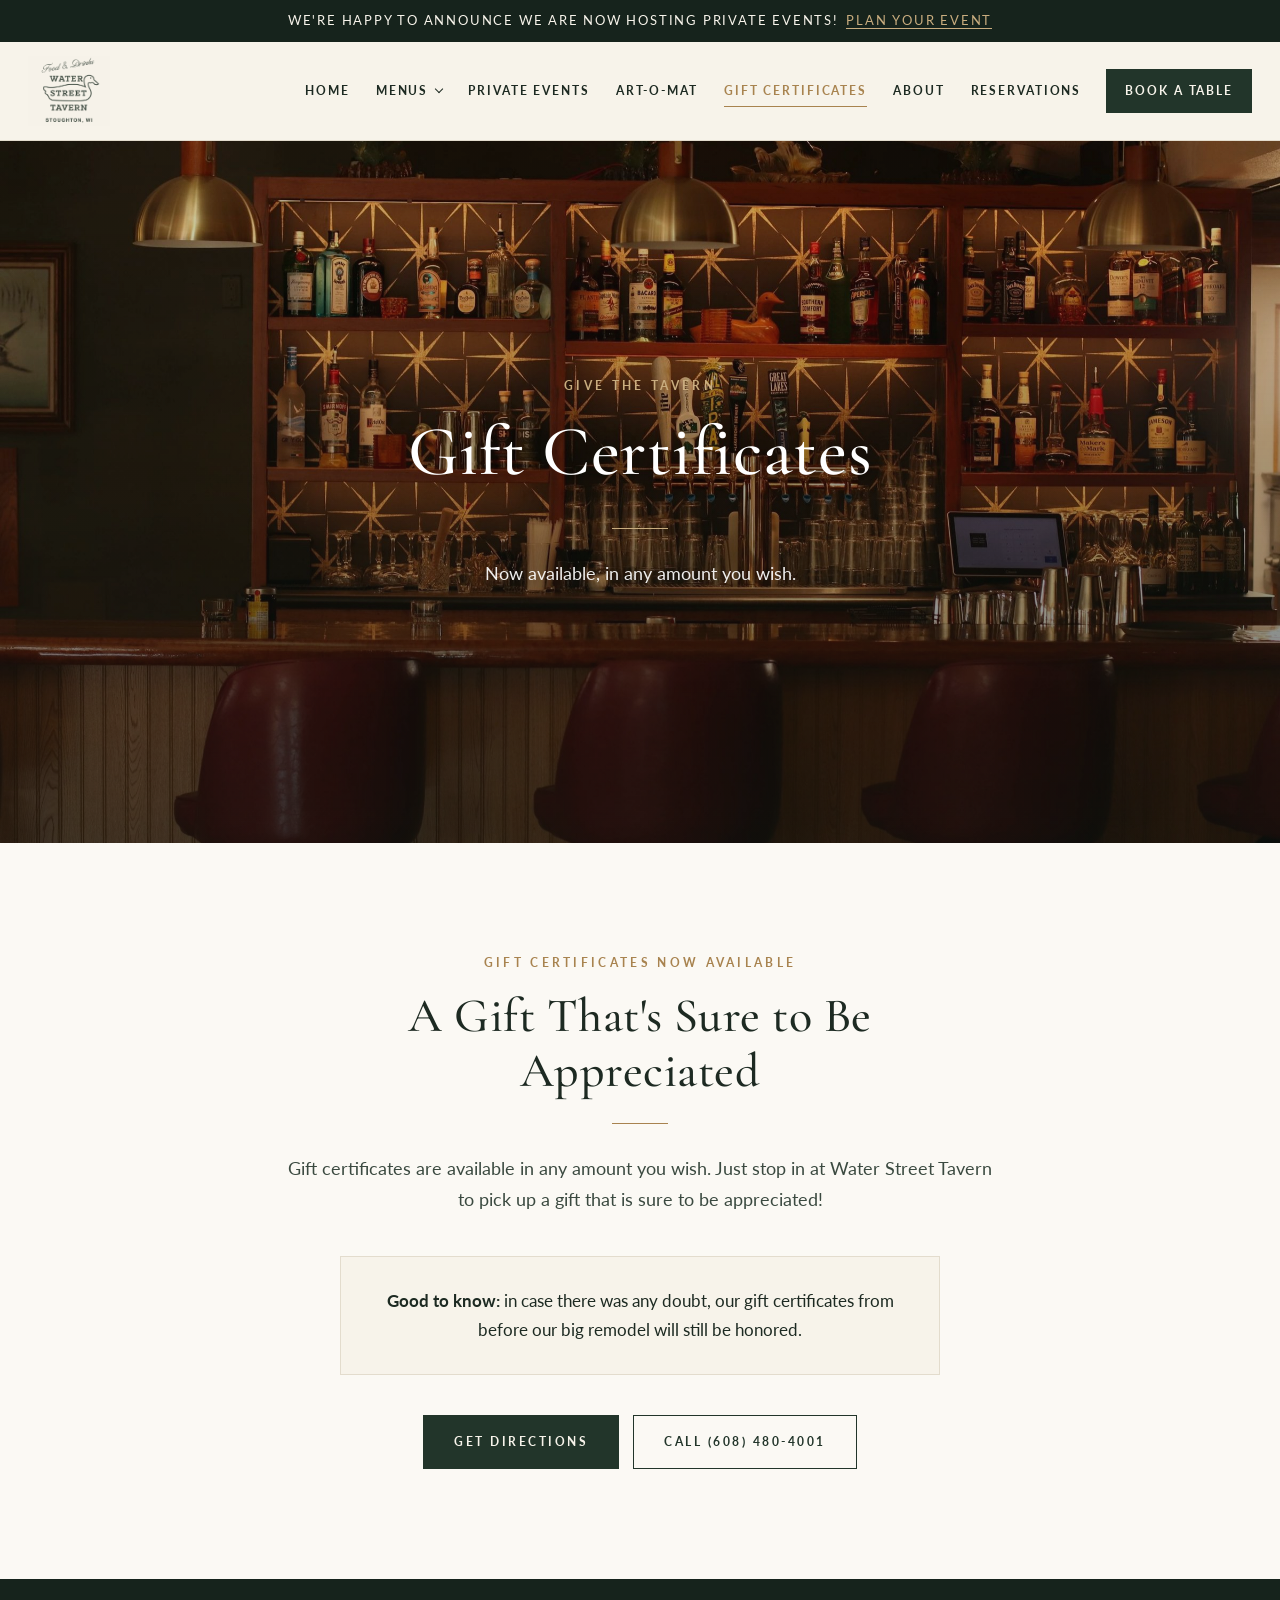
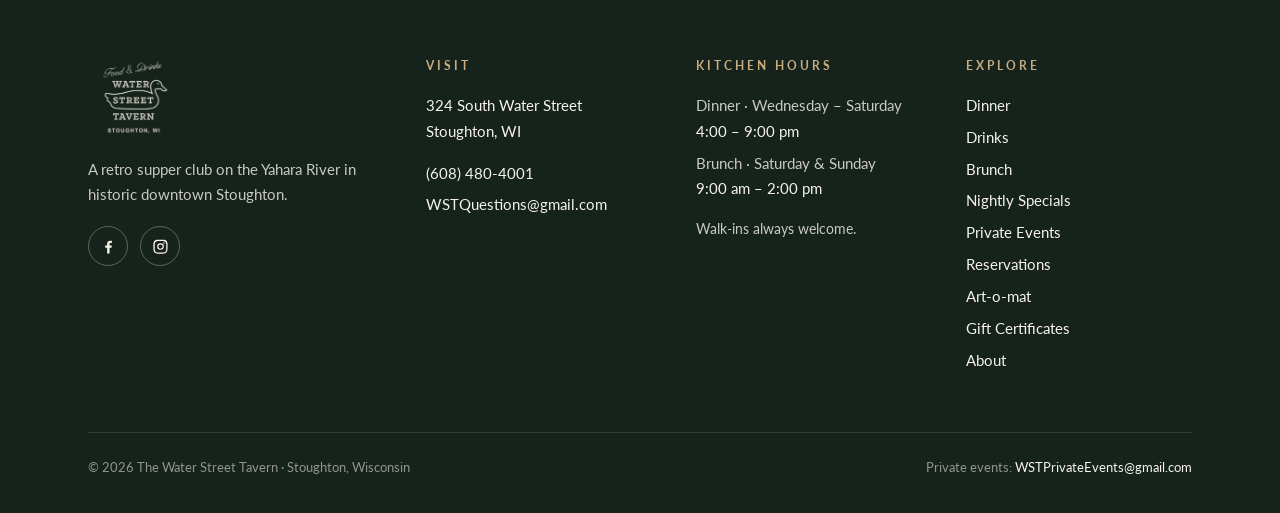
<file: gift-certificates.html>
<!DOCTYPE html>
<html lang="en" class="no-js">
<head>
<meta charset="utf-8">
<meta name="viewport" content="width=device-width, initial-scale=1">
<title>Gift Certificates | The Water Street Tavern, Stoughton WI</title>
<meta name="description" content="Water Street Tavern gift certificates are available in any amount. Stop in at 324 South Water Street, Stoughton.">
<meta property="og:title" content="Gift Certificates | The Water Street Tavern, Stoughton WI">
<meta property="og:description" content="Water Street Tavern gift certificates are available in any amount. Stop in at 324 South Water Street, Stoughton.">
<meta property="og:image" content="img/dining-room.jpg">
<link rel="icon" href="img/favicon.png">
<link rel="preconnect" href="https://fonts.googleapis.com"><link rel="preconnect" href="https://fonts.gstatic.com" crossorigin>
<link href="https://fonts.googleapis.com/css2?family=Cormorant+Garamond:ital,wght@0,400;0,500;0,600;1,400&family=Lato:wght@300;400;700&display=swap" rel="stylesheet">
<link rel="stylesheet" href="css/site.css">
</head>
<body>
<a class="skip" href="#main">Skip to content</a>
<div class="announce"><span class="long">We're happy to announce we are now hosting private events!</span><span class="short">Now hosting private events</span><a href="private-events.html">Plan your event</a></div>
<header class="site-header">
 <div class="hdr">
  <a class="brand" href="index.html" aria-label="The Water Street Tavern home"><img src="img/logo-dark.png" alt="Food &amp; Drinks · Water Street Tavern · Stoughton, WI" width="700" height="338"></a>
  <button class="burger" aria-label="Open menu" aria-expanded="false" aria-controls="nav"><span></span></button>
  <nav class="nav" id="nav" aria-label="Main">
   <button class="nav-close" aria-label="Close menu">&times;</button>
   <a href="index.html">Home</a>
   <div class="dd"><button aria-expanded="false">Menus</button><div class="dd-menu"><a href="dinner.html">Dinner</a><a href="drinks.html">Drinks</a><a href="brunch.html">Brunch</a><a href="date-night.html">Date Night (Wednesday)</a><a href="nightly-specials.html">Nightly Specials</a></div></div>
   <a href="private-events.html">Private Events</a>
   <a href="art-o-mat.html">Art-o-mat</a>
   <a href="gift-certificates.html" aria-current="page">Gift Certificates</a>
   <a href="about.html">About</a>
   <a href="reservations.html">Reservations</a>
   <a class="btn" href="https://resy.com/cities/stoughton-wi-wi/venues/water-street-tavern" target="_blank" rel="noopener">Book a Table</a>
  </nav>
 </div>
</header>
<div class="scrim"></div>
<main id="main">
<section class="band ">
 <div class="band__bg" style="background-image:url('img/bar.jpg');background-position:center" data-sm="img/bar-sm.jpg" role="img" aria-hidden="true"></div>
 <div class="band__veil"></div>
 <div class="band__content"><span class="eyebrow">Give the Tavern</span><h1>Gift Certificates</h1><hr class="rule"><p>Now available, in any amount you wish.</p></div>
</section>
<section class="section"><div class="narrow center">
<span class="eyebrow reveal">Gift Certificates Now Available</span><h2 class="reveal">A Gift That's Sure to Be Appreciated</h2><hr class="rule">
<p class="lede reveal">Gift certificates are available in any amount you wish. Just stop in at Water Street Tavern to pick up a gift that is sure to be appreciated!</p>
<div class="reveal" style="border:1px solid var(--line);background:var(--ivory);padding:30px 34px;margin:40px auto 0;max-width:600px"><p style="margin:0"><strong>Good to know:</strong> in case there was any doubt, our gift certificates from before our big remodel will still be honored.</p></div>
<div class="btns reveal" style="justify-content:center;margin-top:40px"><a class="btn" href="https://www.google.com/maps/search/?api=1&query=Water+Street+Tavern+324+S+Water+St+Stoughton+WI" target="_blank" rel="noopener">Get Directions</a><a class="btn ghost" href="tel:6084804001">Call (608) 480-4001</a></div>
</div></section></main>
<footer class="site-footer">
 <div class="wrap">
  <div class="fgrid">
   <div>
    <img class="flogo" src="img/logo-light.png" alt="Water Street Tavern" width="700" height="338">
    <p>A retro supper club on the Yahara River in historic downtown Stoughton.</p>
    <div class="social"><a href="https://www.facebook.com/100089725462678/" target="_blank" rel="noopener" aria-label="Facebook"><svg viewBox="0 0 24 24" aria-hidden="true"><path d="M13.5 22v-8.2h2.8l.4-3.2h-3.2V8.5c0-.9.3-1.6 1.6-1.6h1.7V4.1c-.3 0-1.3-.1-2.5-.1-2.5 0-4.2 1.5-4.2 4.3v2.4H7.3v3.2h2.8V22h3.4z"/></svg></a><a href="https://www.instagram.com/TheWaterStreetTavern" target="_blank" rel="noopener" aria-label="Instagram"><svg viewBox="0 0 24 24" aria-hidden="true"><path d="M12 7.3A4.7 4.7 0 1 0 12 16.7 4.7 4.7 0 0 0 12 7.3zm0 7.7a3 3 0 1 1 0-6 3 3 0 0 1 0 6zm6-7.9a1.1 1.1 0 1 1-2.2 0 1.1 1.1 0 0 1 2.2 0zM21.9 8.2c-.1-1.6-.4-3-1.6-4.2S17.7 2.4 16.1 2.4C14.4 2.3 9.6 2.3 7.9 2.4 6.3 2.5 4.9 2.8 3.7 4S2.1 6.6 2 8.2c-.1 1.7-.1 6.5 0 8.2.1 1.6.4 3 1.6 4.2s2.6 1.5 4.2 1.6c1.7.1 6.5.1 8.2 0 1.6-.1 3-.4 4.2-1.6s1.5-2.6 1.6-4.2c.2-1.7.2-6.5.1-8.2zm-2.2 10.1a3.3 3.3 0 0 1-1.9 1.9c-1.3.5-4.4.4-5.8.4s-4.5.1-5.8-.4a3.3 3.3 0 0 1-1.9-1.9c-.5-1.3-.4-4.4-.4-5.8s-.1-4.5.4-5.8a3.3 3.3 0 0 1 1.9-1.9c1.3-.5 4.4-.4 5.8-.4s4.5-.1 5.8.4a3.3 3.3 0 0 1 1.9 1.9c.5 1.3.4 4.4.4 5.8s.1 4.5-.4 5.8z"/></svg></a></div>
   </div>
   <div><h4>Visit</h4><ul><li><a href="https://www.google.com/maps/search/?api=1&query=Water+Street+Tavern+324+S+Water+St+Stoughton+WI" target="_blank" rel="noopener">324 South Water Street<br>Stoughton, WI</a></li><li style="margin-top:10px"><a href="tel:6084804001">(608) 480-4001</a></li><li><a href="mailto:WSTQuestions@gmail.com">WSTQuestions@gmail.com</a></li></ul></div>
   <div><h4>Kitchen Hours</h4><ul><li>Dinner · Wednesday – Saturday<br><span style="color:var(--ivory)">4:00 – 9:00 pm</span></li><li>Brunch · Saturday &amp; Sunday<br><span style="color:var(--ivory)">9:00 am – 2:00 pm</span></li></ul><p class="small" style="margin-top:12px">Walk-ins always welcome.</p></div>
   <div><h4>Explore</h4><ul><li><a href="dinner.html">Dinner</a></li><li><a href="drinks.html">Drinks</a></li><li><a href="brunch.html">Brunch</a></li><li><a href="nightly-specials.html">Nightly Specials</a></li><li><a href="private-events.html">Private Events</a></li><li><a href="reservations.html">Reservations</a></li><li><a href="art-o-mat.html">Art-o-mat</a></li><li><a href="gift-certificates.html">Gift Certificates</a></li><li><a href="about.html">About</a></li></ul></div>
  </div>
  <div class="fbottom"><span>&copy; 2026 The Water Street Tavern · Stoughton, Wisconsin</span><span>Private events: <a href="mailto:WSTPrivateEvents@gmail.com">WSTPrivateEvents@gmail.com</a></span></div>
 </div>
</footer>
<script src="js/site.js"></script>
</body>
</html>
</file>
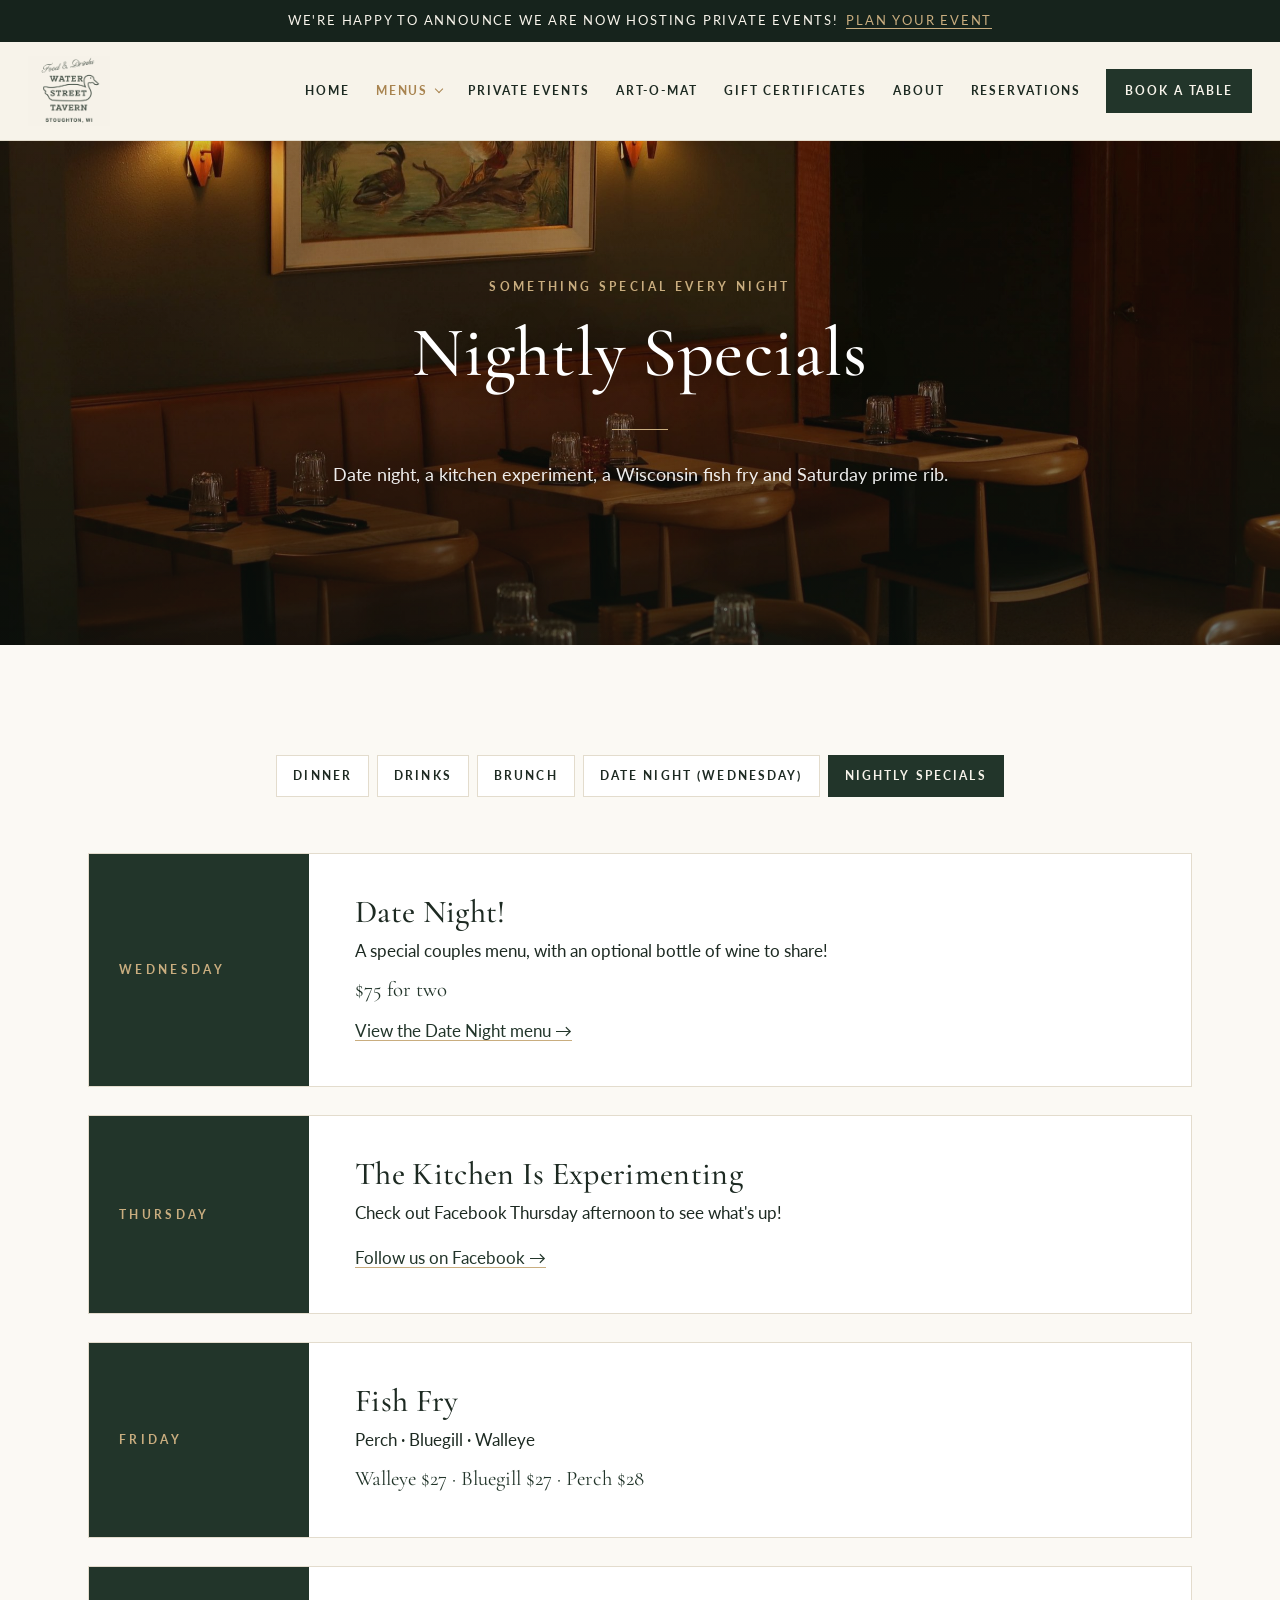
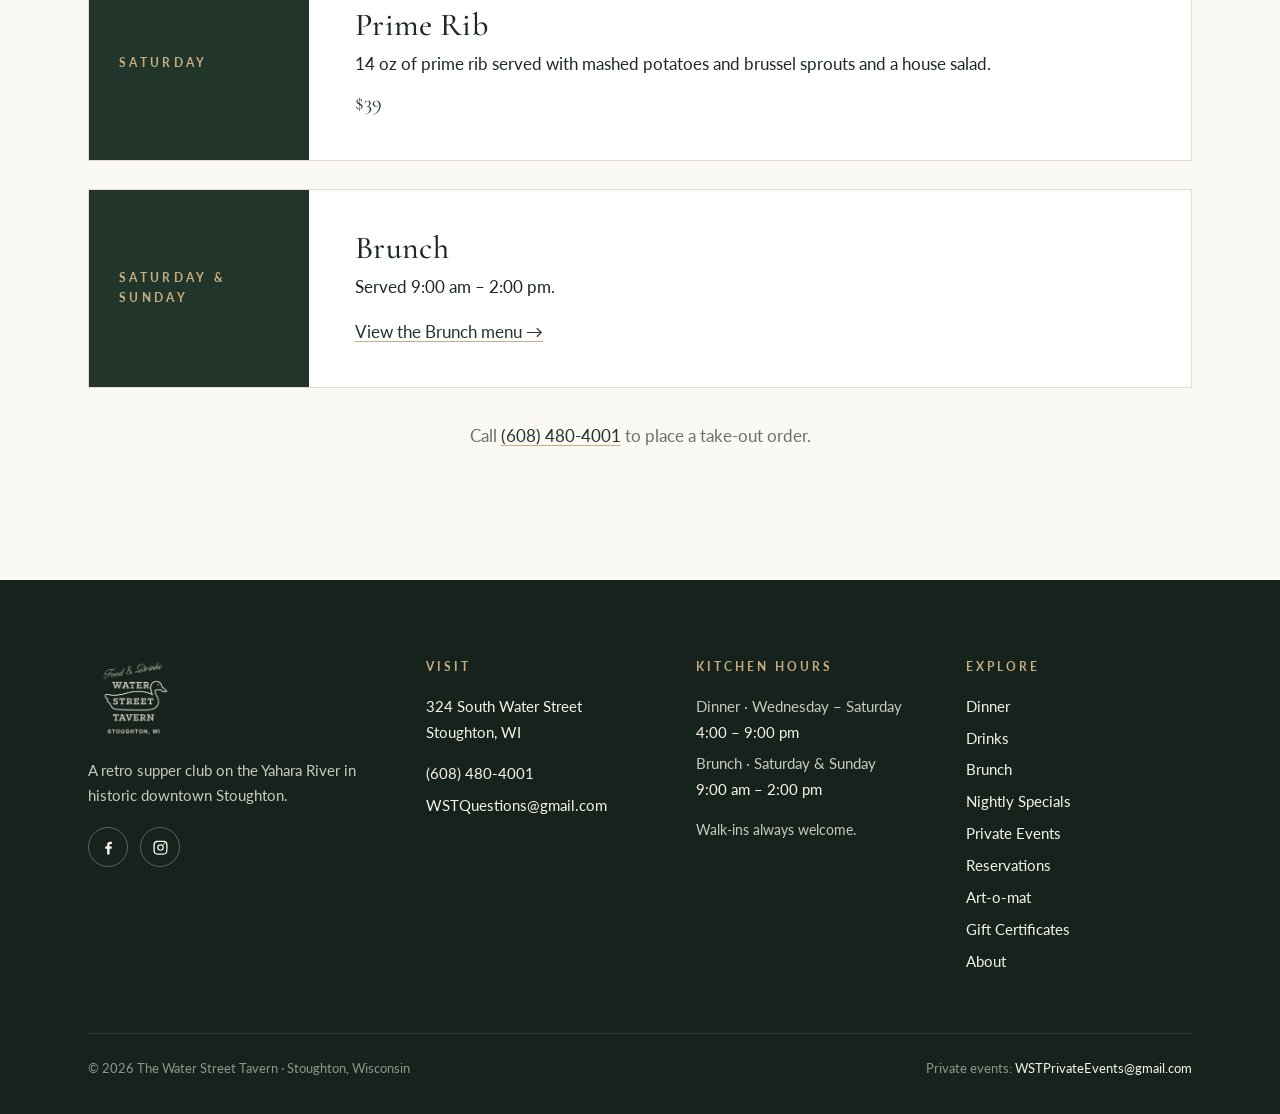
<file: nightly-specials.html>
<!DOCTYPE html>
<html lang="en" class="no-js">
<head>
<meta charset="utf-8">
<meta name="viewport" content="width=device-width, initial-scale=1">
<title>Nightly Specials | The Water Street Tavern, Stoughton WI</title>
<meta name="description" content="Nightly specials at Water Street Tavern: Wednesday date night, Thursday kitchen experiments, Friday fish fry and Saturday prime rib.">
<meta property="og:title" content="Nightly Specials | The Water Street Tavern, Stoughton WI">
<meta property="og:description" content="Nightly specials at Water Street Tavern: Wednesday date night, Thursday kitchen experiments, Friday fish fry and Saturday prime rib.">
<meta property="og:image" content="img/dining-room.jpg">
<link rel="icon" href="img/favicon.png">
<link rel="preconnect" href="https://fonts.googleapis.com"><link rel="preconnect" href="https://fonts.gstatic.com" crossorigin>
<link href="https://fonts.googleapis.com/css2?family=Cormorant+Garamond:ital,wght@0,400;0,500;0,600;1,400&family=Lato:wght@300;400;700&display=swap" rel="stylesheet">
<link rel="stylesheet" href="css/site.css">
</head>
<body>
<a class="skip" href="#main">Skip to content</a>
<div class="announce"><span class="long">We're happy to announce we are now hosting private events!</span><span class="short">Now hosting private events</span><a href="private-events.html">Plan your event</a></div>
<header class="site-header">
 <div class="hdr">
  <a class="brand" href="index.html" aria-label="The Water Street Tavern home"><img src="img/logo-dark.png" alt="Food &amp; Drinks · Water Street Tavern · Stoughton, WI" width="700" height="338"></a>
  <button class="burger" aria-label="Open menu" aria-expanded="false" aria-controls="nav"><span></span></button>
  <nav class="nav" id="nav" aria-label="Main">
   <button class="nav-close" aria-label="Close menu">&times;</button>
   <a href="index.html">Home</a>
   <div class="dd"><button aria-expanded="false" style="color:var(--brass)">Menus</button><div class="dd-menu"><a href="dinner.html">Dinner</a><a href="drinks.html">Drinks</a><a href="brunch.html">Brunch</a><a href="date-night.html">Date Night (Wednesday)</a><a href="nightly-specials.html" aria-current="page">Nightly Specials</a></div></div>
   <a href="private-events.html">Private Events</a>
   <a href="art-o-mat.html">Art-o-mat</a>
   <a href="gift-certificates.html">Gift Certificates</a>
   <a href="about.html">About</a>
   <a href="reservations.html">Reservations</a>
   <a class="btn" href="https://resy.com/cities/stoughton-wi-wi/venues/water-street-tavern" target="_blank" rel="noopener">Book a Table</a>
  </nav>
 </div>
</header>
<div class="scrim"></div>
<main id="main">
<section class="band short">
 <div class="band__bg" style="background-image:url('img/dining-room.jpg');background-position:center" data-sm="img/dining-room-sm.jpg" role="img" aria-hidden="true"></div>
 <div class="band__veil"></div>
 <div class="band__content"><span class="eyebrow">Something Special Every Night</span><h1>Nightly Specials</h1><hr class="rule"><p>Date night, a kitchen experiment, a Wisconsin fish fry and Saturday prime rib.</p></div>
</section>
<section class="section"><div class="wrap"><nav class="menu-nav" aria-label="Menus"><a href="dinner.html">Dinner</a><a href="drinks.html">Drinks</a><a href="brunch.html">Brunch</a><a href="date-night.html">Date Night (Wednesday)</a><a href="nightly-specials.html" aria-current="page">Nightly Specials</a></nav><div style="margin-top:56px" class="ns"><div class="space reveal" style="min-height:0;grid-template-columns:220px 1fr"><div class="sp-body" style="background:var(--green);color:var(--ivory);padding:40px 30px;justify-content:center"><span class="eyebrow" style="margin:0;color:var(--brass-soft)">Wednesday</span></div><div class="sp-body" style="padding:40px 46px"><h3 style="font-size:2rem;margin-bottom:.2em">Date Night!</h3><p style="margin:0 0 6px">A special couples menu, with an optional bottle of wine to share!</p><span class="price" style="font-family:var(--serif);font-size:1.3rem;color:var(--green)">$75 for two</span><p style="margin:10px 0 0"><a href="date-night.html">View the Date Night menu &rarr;</a></p></div></div><div class="space reveal" style="min-height:0;grid-template-columns:220px 1fr"><div class="sp-body" style="background:var(--green);color:var(--ivory);padding:40px 30px;justify-content:center"><span class="eyebrow" style="margin:0;color:var(--brass-soft)">Thursday</span></div><div class="sp-body" style="padding:40px 46px"><h3 style="font-size:2rem;margin-bottom:.2em">The Kitchen Is Experimenting</h3><p style="margin:0 0 6px">Check out Facebook Thursday afternoon to see what's up!</p><p style="margin:10px 0 0"><a href="https://www.facebook.com/100089725462678/" target="_blank" rel="noopener">Follow us on Facebook &rarr;</a></p></div></div><div class="space reveal" style="min-height:0;grid-template-columns:220px 1fr"><div class="sp-body" style="background:var(--green);color:var(--ivory);padding:40px 30px;justify-content:center"><span class="eyebrow" style="margin:0;color:var(--brass-soft)">Friday</span></div><div class="sp-body" style="padding:40px 46px"><h3 style="font-size:2rem;margin-bottom:.2em">Fish Fry</h3><p style="margin:0 0 6px">Perch · Bluegill · Walleye</p><span class="price" style="font-family:var(--serif);font-size:1.3rem;color:var(--green)">Walleye $27 · Bluegill $27 · Perch $28</span></div></div><div class="space reveal" style="min-height:0;grid-template-columns:220px 1fr"><div class="sp-body" style="background:var(--green);color:var(--ivory);padding:40px 30px;justify-content:center"><span class="eyebrow" style="margin:0;color:var(--brass-soft)">Saturday</span></div><div class="sp-body" style="padding:40px 46px"><h3 style="font-size:2rem;margin-bottom:.2em">Prime Rib</h3><p style="margin:0 0 6px">14 oz of prime rib served with mashed potatoes and brussel sprouts and a house salad.</p><span class="price" style="font-family:var(--serif);font-size:1.3rem;color:var(--green)">$39</span></div></div><div class="space reveal" style="min-height:0;grid-template-columns:220px 1fr"><div class="sp-body" style="background:var(--green);color:var(--ivory);padding:40px 30px;justify-content:center"><span class="eyebrow" style="margin:0;color:var(--brass-soft)">Saturday &amp; Sunday</span></div><div class="sp-body" style="padding:40px 46px"><h3 style="font-size:2rem;margin-bottom:.2em">Brunch</h3><p style="margin:0 0 6px">Served 9:00 am – 2:00 pm.</p><p style="margin:10px 0 0"><a href="brunch.html">View the Brunch menu &rarr;</a></p></div></div></div><p class="center muted" style="margin-top:34px">Call <a href="tel:6084804001">(608) 480-4001</a> to place a take-out order.</p></div></section><style>@media(max-width:700px){.ns .space{grid-template-columns:1fr!important}.ns .space .sp-body:first-child{padding:18px 28px!important}}</style></main>
<footer class="site-footer">
 <div class="wrap">
  <div class="fgrid">
   <div>
    <img class="flogo" src="img/logo-light.png" alt="Water Street Tavern" width="700" height="338">
    <p>A retro supper club on the Yahara River in historic downtown Stoughton.</p>
    <div class="social"><a href="https://www.facebook.com/100089725462678/" target="_blank" rel="noopener" aria-label="Facebook"><svg viewBox="0 0 24 24" aria-hidden="true"><path d="M13.5 22v-8.2h2.8l.4-3.2h-3.2V8.5c0-.9.3-1.6 1.6-1.6h1.7V4.1c-.3 0-1.3-.1-2.5-.1-2.5 0-4.2 1.5-4.2 4.3v2.4H7.3v3.2h2.8V22h3.4z"/></svg></a><a href="https://www.instagram.com/TheWaterStreetTavern" target="_blank" rel="noopener" aria-label="Instagram"><svg viewBox="0 0 24 24" aria-hidden="true"><path d="M12 7.3A4.7 4.7 0 1 0 12 16.7 4.7 4.7 0 0 0 12 7.3zm0 7.7a3 3 0 1 1 0-6 3 3 0 0 1 0 6zm6-7.9a1.1 1.1 0 1 1-2.2 0 1.1 1.1 0 0 1 2.2 0zM21.9 8.2c-.1-1.6-.4-3-1.6-4.2S17.7 2.4 16.1 2.4C14.4 2.3 9.6 2.3 7.9 2.4 6.3 2.5 4.9 2.8 3.7 4S2.1 6.6 2 8.2c-.1 1.7-.1 6.5 0 8.2.1 1.6.4 3 1.6 4.2s2.6 1.5 4.2 1.6c1.7.1 6.5.1 8.2 0 1.6-.1 3-.4 4.2-1.6s1.5-2.6 1.6-4.2c.2-1.7.2-6.5.1-8.2zm-2.2 10.1a3.3 3.3 0 0 1-1.9 1.9c-1.3.5-4.4.4-5.8.4s-4.5.1-5.8-.4a3.3 3.3 0 0 1-1.9-1.9c-.5-1.3-.4-4.4-.4-5.8s-.1-4.5.4-5.8a3.3 3.3 0 0 1 1.9-1.9c1.3-.5 4.4-.4 5.8-.4s4.5-.1 5.8.4a3.3 3.3 0 0 1 1.9 1.9c.5 1.3.4 4.4.4 5.8s.1 4.5-.4 5.8z"/></svg></a></div>
   </div>
   <div><h4>Visit</h4><ul><li><a href="https://www.google.com/maps/search/?api=1&query=Water+Street+Tavern+324+S+Water+St+Stoughton+WI" target="_blank" rel="noopener">324 South Water Street<br>Stoughton, WI</a></li><li style="margin-top:10px"><a href="tel:6084804001">(608) 480-4001</a></li><li><a href="mailto:WSTQuestions@gmail.com">WSTQuestions@gmail.com</a></li></ul></div>
   <div><h4>Kitchen Hours</h4><ul><li>Dinner · Wednesday – Saturday<br><span style="color:var(--ivory)">4:00 – 9:00 pm</span></li><li>Brunch · Saturday &amp; Sunday<br><span style="color:var(--ivory)">9:00 am – 2:00 pm</span></li></ul><p class="small" style="margin-top:12px">Walk-ins always welcome.</p></div>
   <div><h4>Explore</h4><ul><li><a href="dinner.html">Dinner</a></li><li><a href="drinks.html">Drinks</a></li><li><a href="brunch.html">Brunch</a></li><li><a href="nightly-specials.html">Nightly Specials</a></li><li><a href="private-events.html">Private Events</a></li><li><a href="reservations.html">Reservations</a></li><li><a href="art-o-mat.html">Art-o-mat</a></li><li><a href="gift-certificates.html">Gift Certificates</a></li><li><a href="about.html">About</a></li></ul></div>
  </div>
  <div class="fbottom"><span>&copy; 2026 The Water Street Tavern · Stoughton, Wisconsin</span><span>Private events: <a href="mailto:WSTPrivateEvents@gmail.com">WSTPrivateEvents@gmail.com</a></span></div>
 </div>
</footer>
<script src="js/site.js"></script>
</body>
</html>
</file>
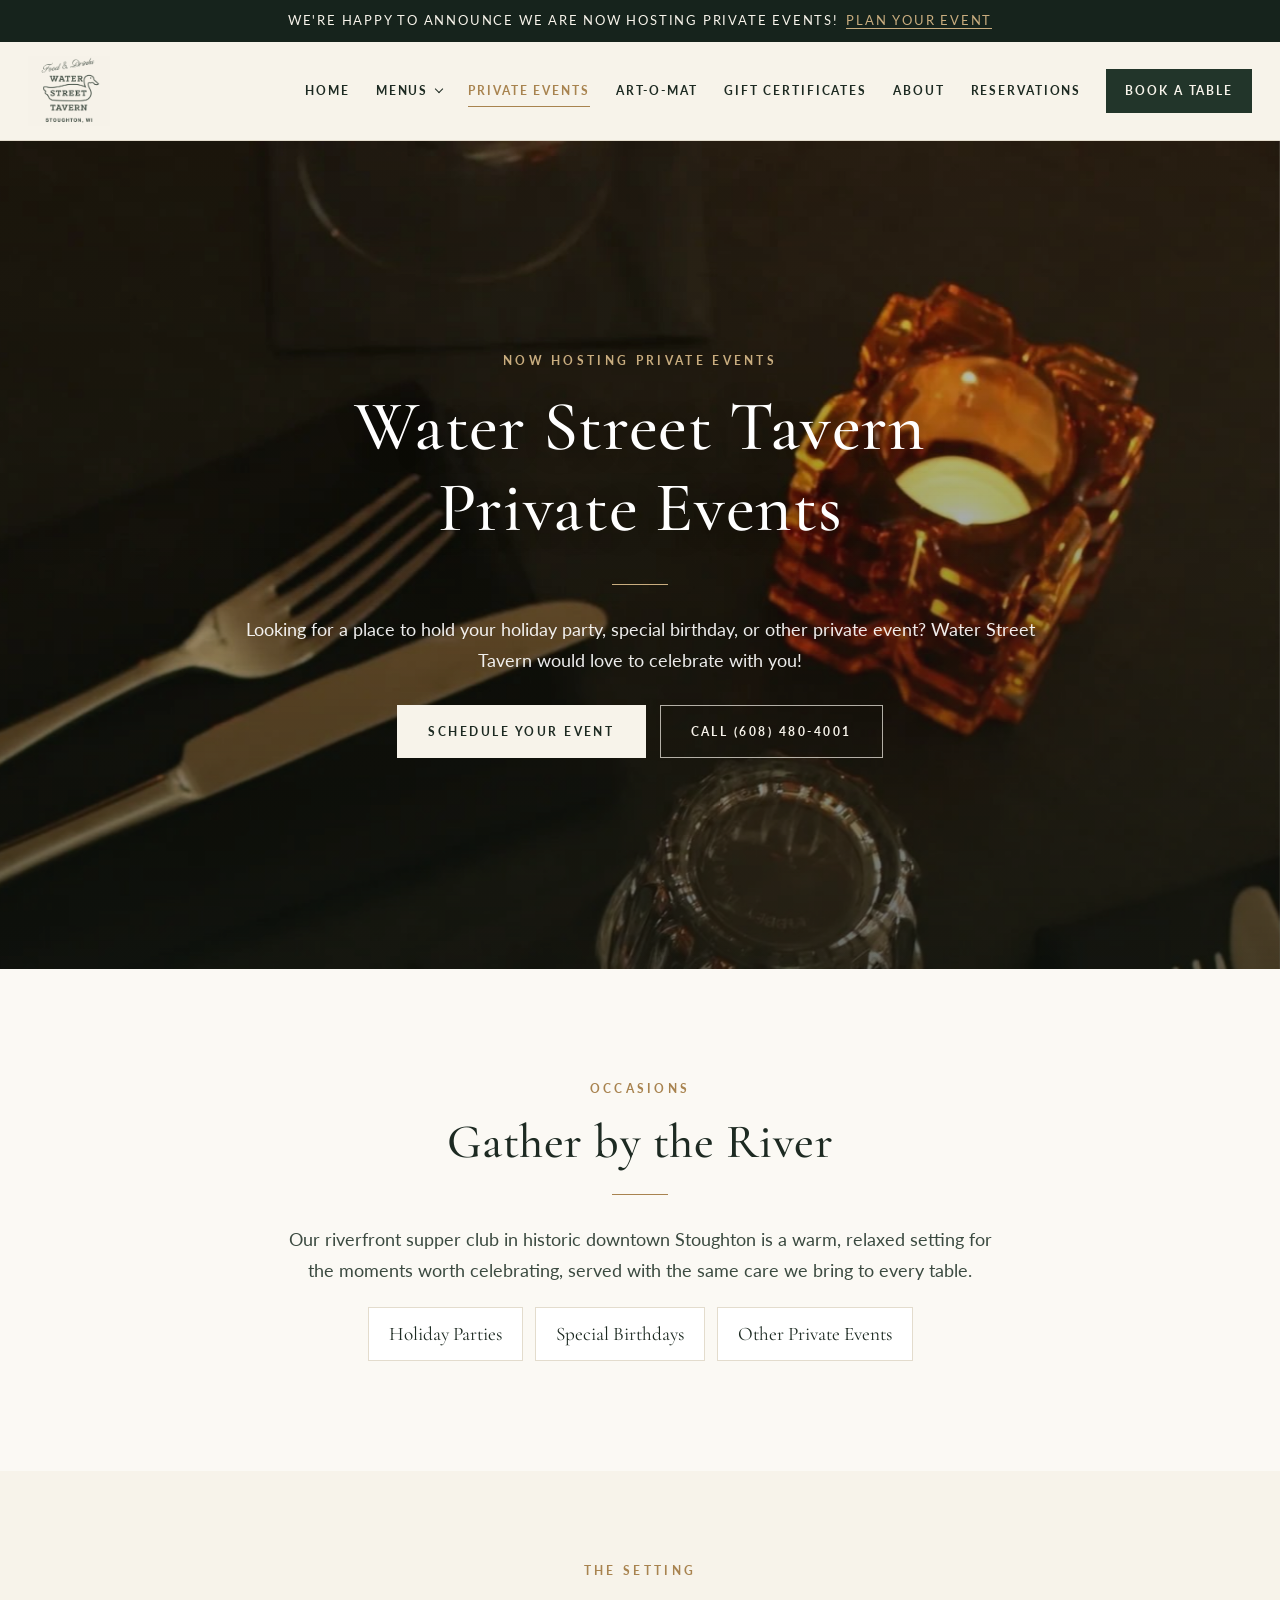
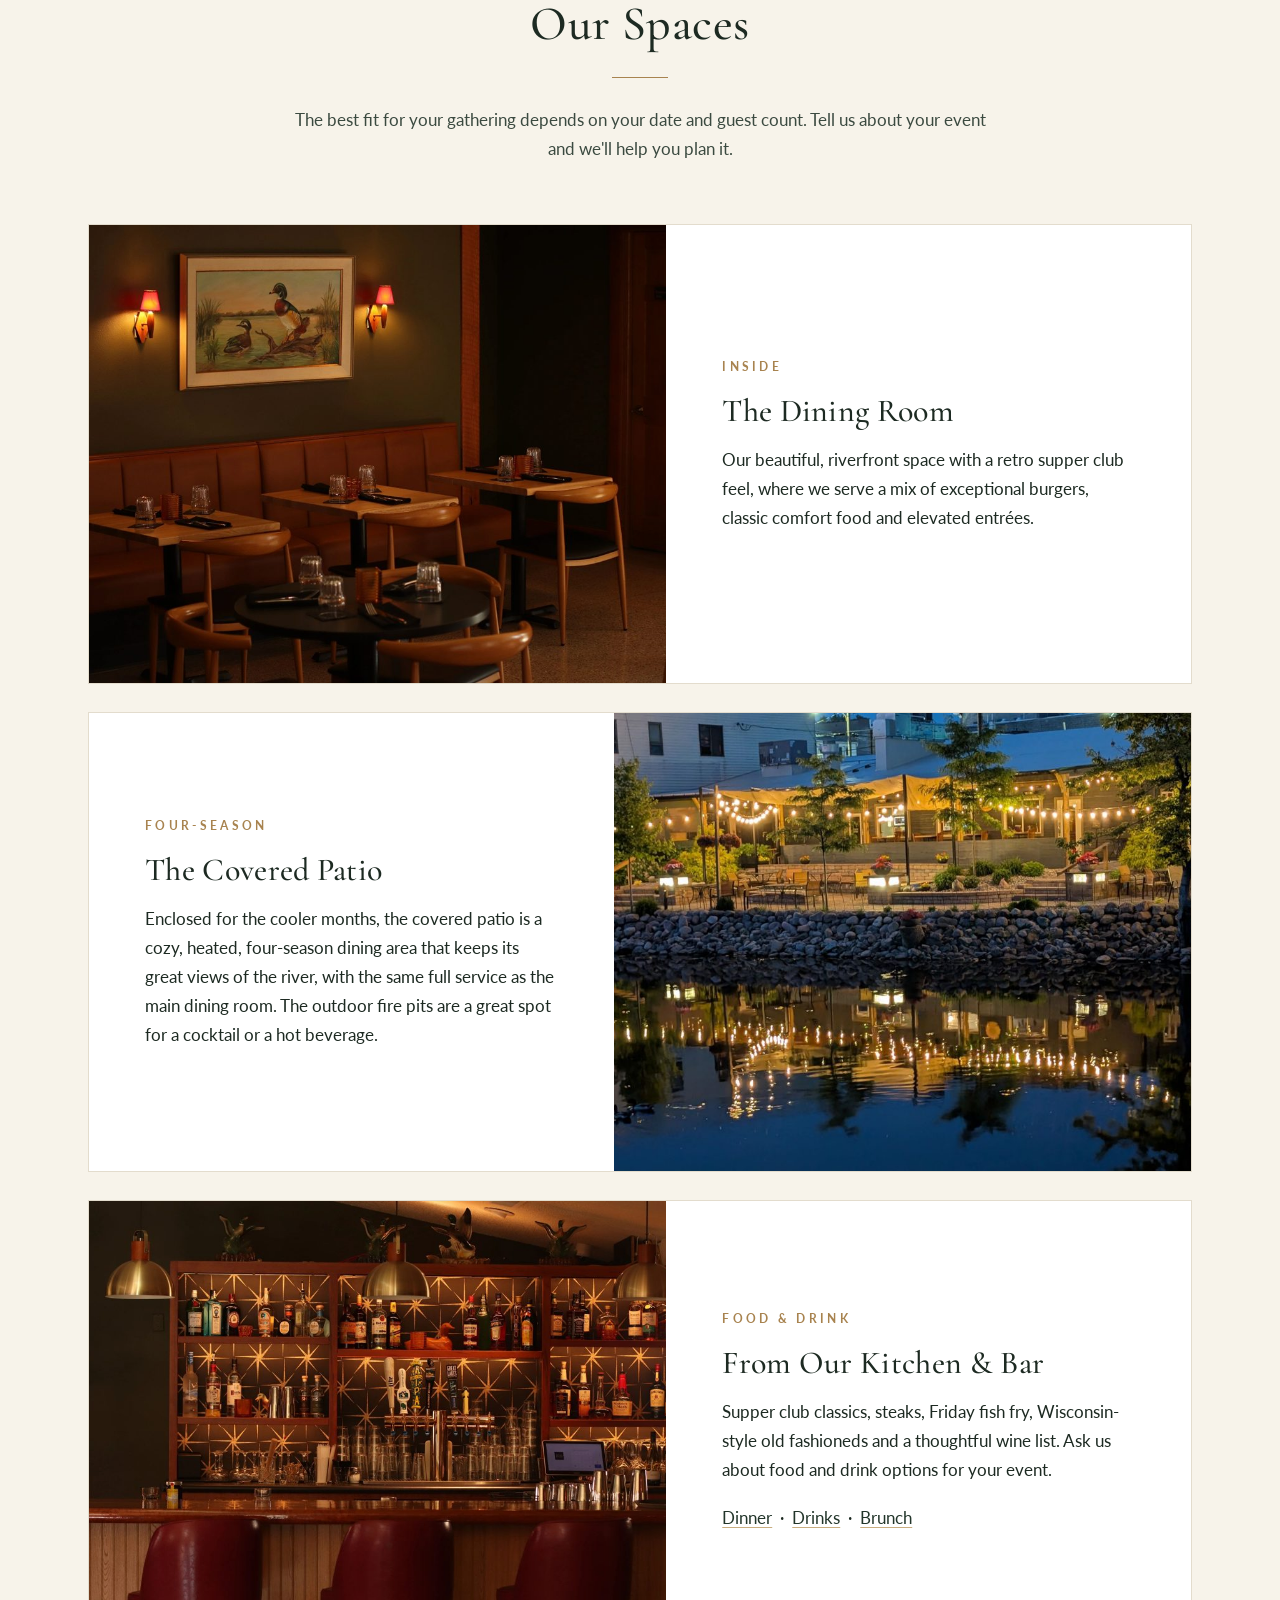
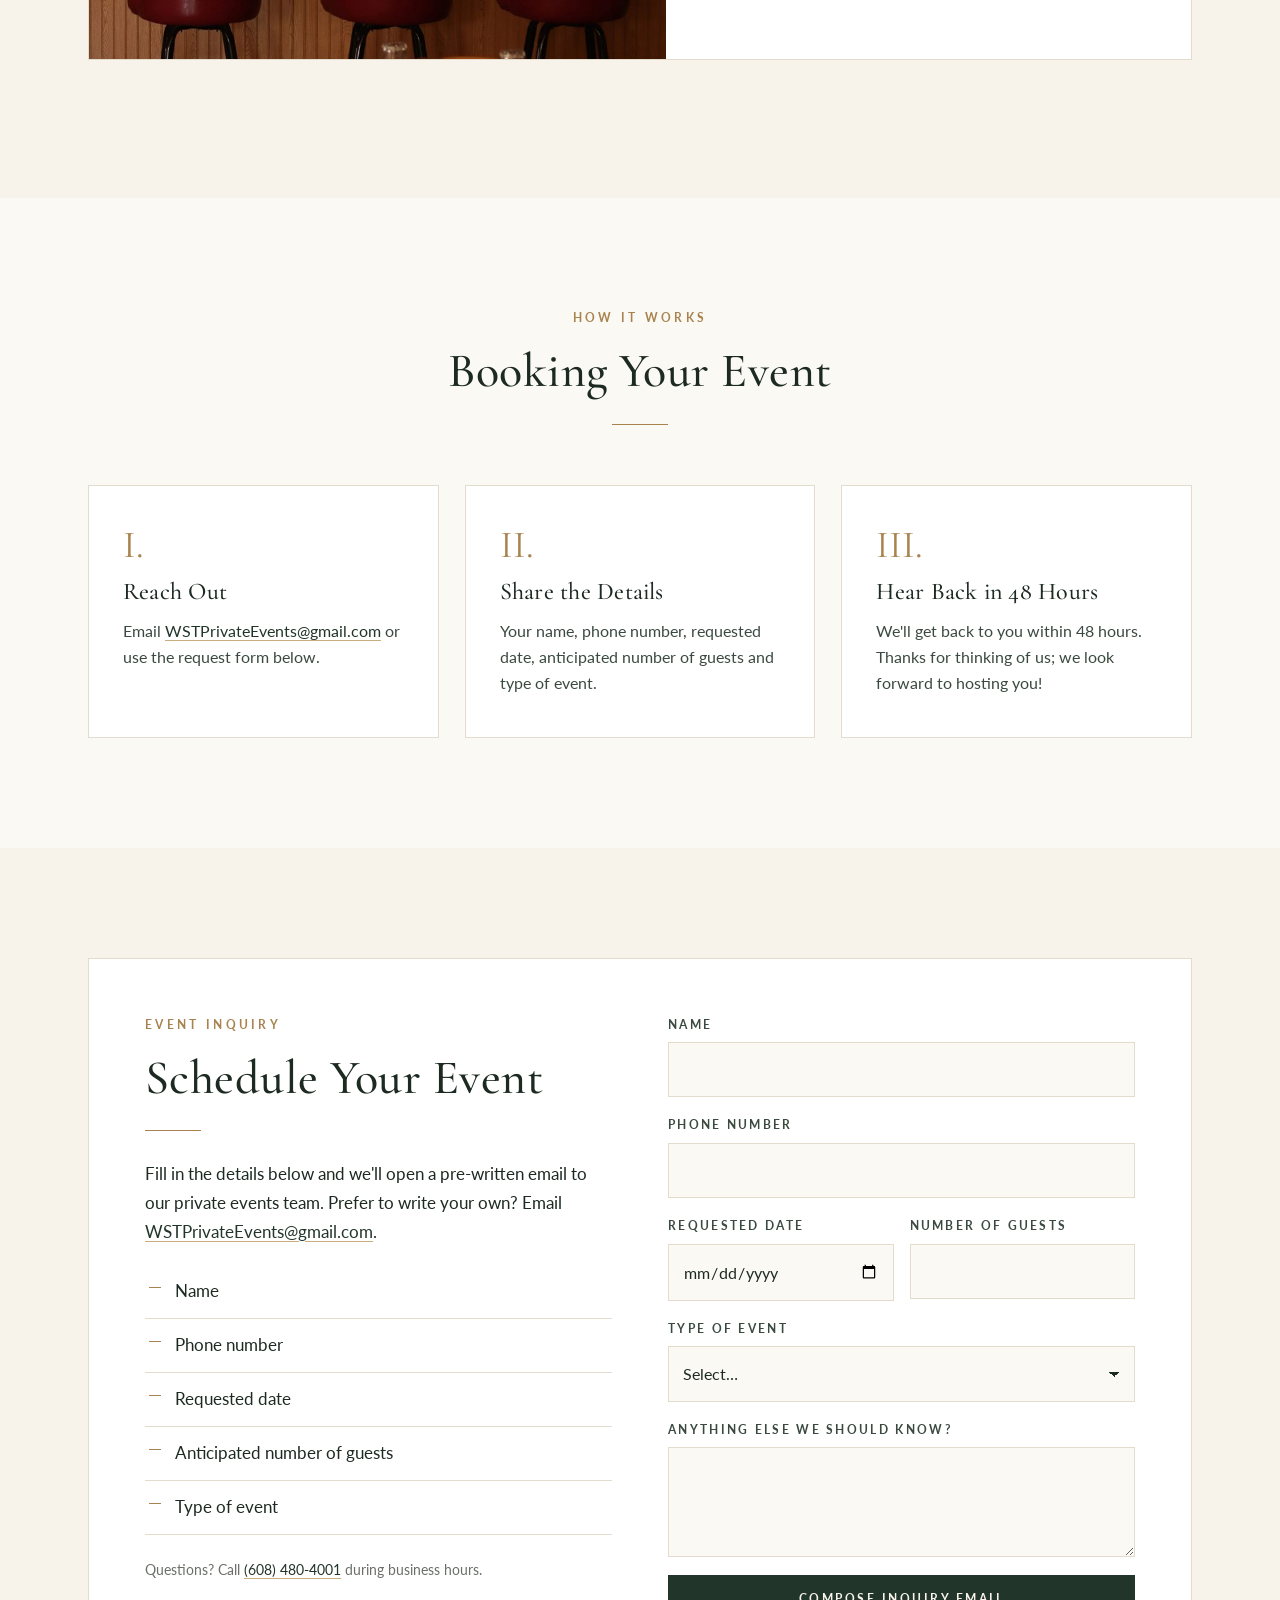
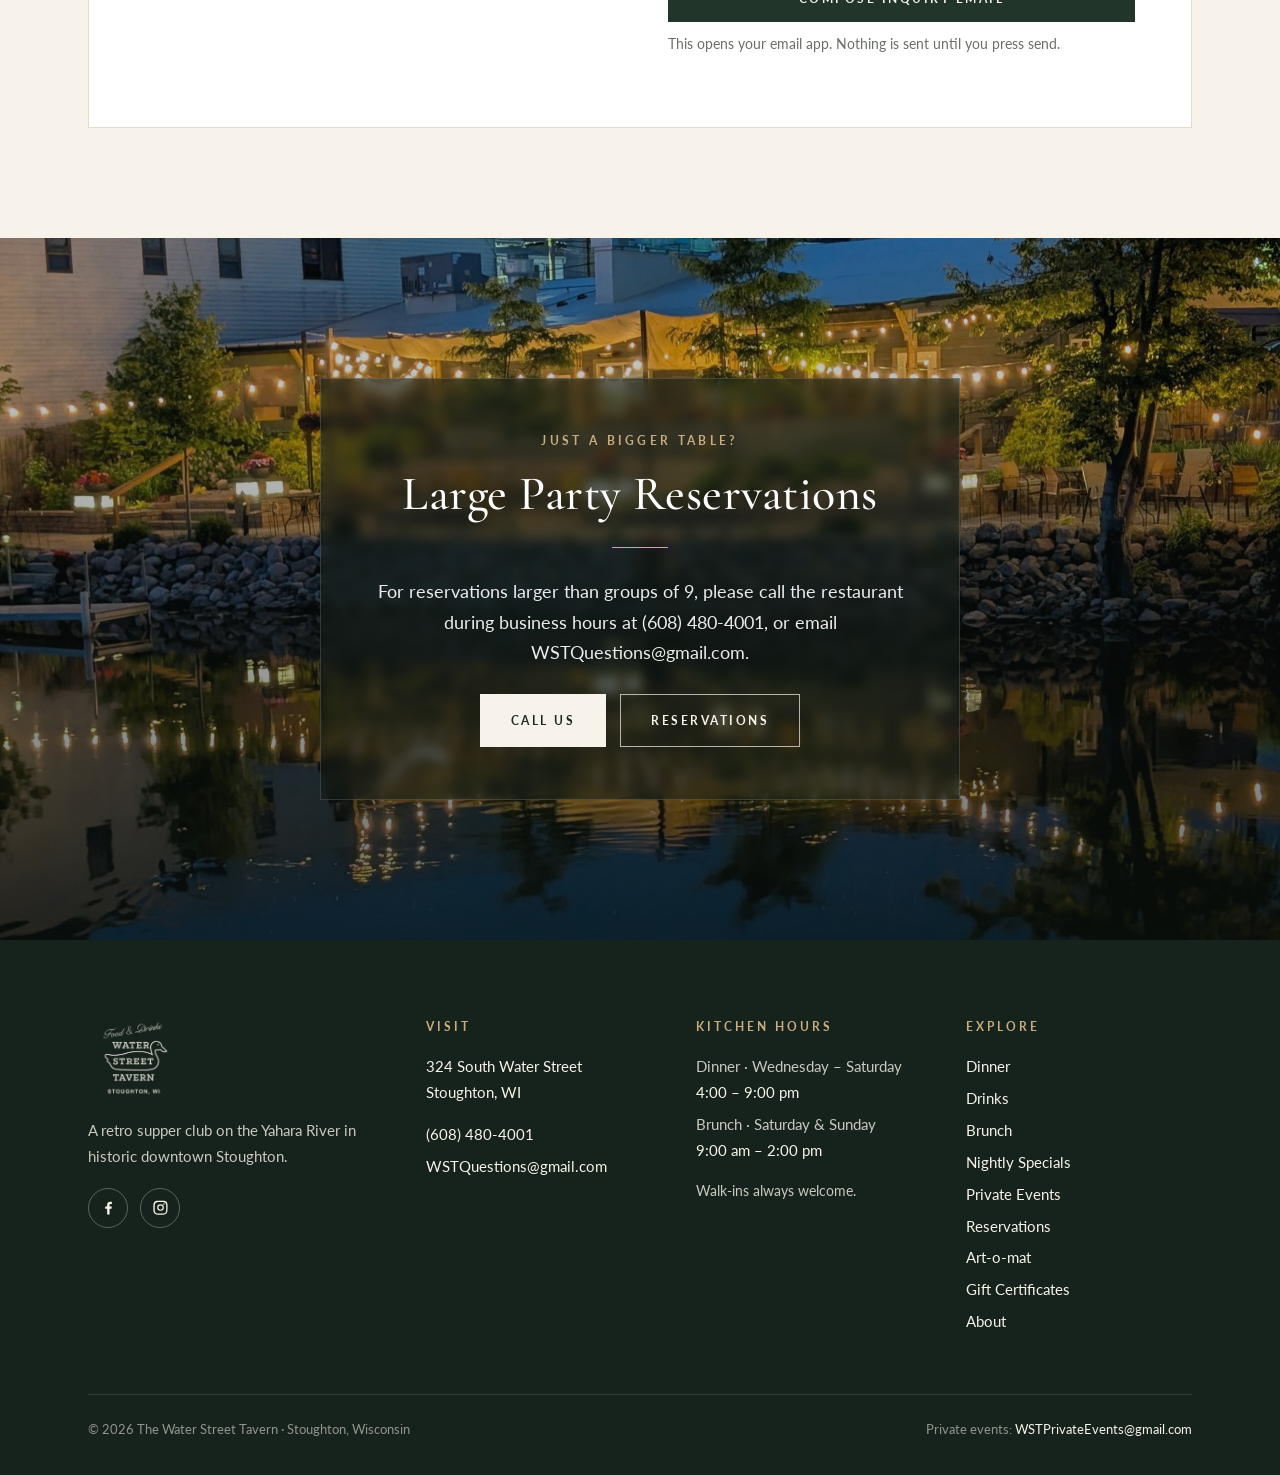
<file: private-events.html>
<!DOCTYPE html>
<html lang="en" class="no-js">
<head>
<meta charset="utf-8">
<meta name="viewport" content="width=device-width, initial-scale=1">
<title>Private Events | The Water Street Tavern, Stoughton WI</title>
<meta name="description" content="Host your holiday party, special birthday or private event at Water Street Tavern, a riverfront supper club in downtown Stoughton, WI. Email WSTPrivateEvents@gmail.com.">
<meta property="og:title" content="Private Events | The Water Street Tavern, Stoughton WI">
<meta property="og:description" content="Host your holiday party, special birthday or private event at Water Street Tavern, a riverfront supper club in downtown Stoughton, WI. Email WSTPrivateEvents@gmail.com.">
<meta property="og:image" content="img/dining-room.jpg">
<link rel="icon" href="img/favicon.png">
<link rel="preconnect" href="https://fonts.googleapis.com"><link rel="preconnect" href="https://fonts.gstatic.com" crossorigin>
<link href="https://fonts.googleapis.com/css2?family=Cormorant+Garamond:ital,wght@0,400;0,500;0,600;1,400&family=Lato:wght@300;400;700&display=swap" rel="stylesheet">
<link rel="stylesheet" href="css/site.css">
</head>
<body>
<a class="skip" href="#main">Skip to content</a>
<div class="announce"><span class="long">We're happy to announce we are now hosting private events!</span><span class="short">Now hosting private events</span><a href="private-events.html">Plan your event</a></div>
<header class="site-header">
 <div class="hdr">
  <a class="brand" href="index.html" aria-label="The Water Street Tavern home"><img src="img/logo-dark.png" alt="Food &amp; Drinks · Water Street Tavern · Stoughton, WI" width="700" height="338"></a>
  <button class="burger" aria-label="Open menu" aria-expanded="false" aria-controls="nav"><span></span></button>
  <nav class="nav" id="nav" aria-label="Main">
   <button class="nav-close" aria-label="Close menu">&times;</button>
   <a href="index.html">Home</a>
   <div class="dd"><button aria-expanded="false">Menus</button><div class="dd-menu"><a href="dinner.html">Dinner</a><a href="drinks.html">Drinks</a><a href="brunch.html">Brunch</a><a href="date-night.html">Date Night (Wednesday)</a><a href="nightly-specials.html">Nightly Specials</a></div></div>
   <a href="private-events.html" aria-current="page">Private Events</a>
   <a href="art-o-mat.html">Art-o-mat</a>
   <a href="gift-certificates.html">Gift Certificates</a>
   <a href="about.html">About</a>
   <a href="reservations.html">Reservations</a>
   <a class="btn" href="https://resy.com/cities/stoughton-wi-wi/venues/water-street-tavern" target="_blank" rel="noopener">Book a Table</a>
  </nav>
 </div>
</header>
<div class="scrim"></div>
<main id="main">
<section class="band tall">
 <div class="band__bg" style="background-image:url('img/table-candle.jpg');background-position:68% center" data-sm="img/table-candle-sm.jpg" role="img" aria-hidden="true"></div>
 <div class="band__veil"></div>
 <div class="band__content"><span class="eyebrow">Now Hosting Private Events</span><h1>Water Street Tavern<br>Private Events</h1><hr class="rule">
<p>Looking for a place to hold your holiday party, special birthday, or other private event? Water Street Tavern would love to celebrate with you!</p>
<div class="btns" style="justify-content:center;margin-top:30px"><a class="btn light" href="mailto:WSTPrivateEvents@gmail.com?subject=Water%20Street%20Tavern%20Private%20Event&body=Please%20provide%20the%20following%20information.%0A%0AName%3A%0APhone%20number%3A%0ARequested%20date%3A%0AAnticipated%20number%20of%20guests%3A%0AType%20of%20event%3A%0A%0AWe'll%20get%20back%20to%20you%20within%2048%20hours.%0A%0AThanks%20for%20thinking%20of%20us%2C%20and%20we%20look%20forward%20to%20hosting%20you!">Schedule Your Event</a><a class="btn outline-light" href="tel:6084804001">Call (608) 480-4001</a></div></div>
</section>

<section class="section">
 <div class="narrow center">
  <span class="eyebrow reveal">Occasions</span><h2 class="reveal">Gather by the River</h2><hr class="rule">
  <p class="lede reveal">Our riverfront supper club in historic downtown Stoughton is a warm, relaxed setting for the moments worth celebrating, served with the same care we bring to every table.</p>
  <div class="occasions reveal"><span>Holiday Parties</span><span>Special Birthdays</span><span>Other Private Events</span></div>
 </div>
</section>

<section class="section ivory" style="padding-top:90px">
 <div class="wrap">
  <div class="section-head reveal"><span class="eyebrow">The Setting</span><h2>Our Spaces</h2><hr class="rule"><p>The best fit for your gathering depends on your date and guest count. Tell us about your event and we'll help you plan it.</p></div>
  <div class="spaces">
   <div class="space reveal"><div class="sp-img" style="background-image:url('img/dining-room-sm.jpg')" role="img" aria-label="The dining room"></div>
    <div class="sp-body"><span class="eyebrow">Inside</span><h3 style="font-size:2rem">The Dining Room</h3><p>Our beautiful, riverfront space with a retro supper club feel, where we serve a mix of exceptional burgers, classic comfort food and elevated entrées.</p></div></div>
   <div class="space reveal"><div class="sp-img" style="background-image:url('img/patio-night-sm.jpg')" role="img" aria-label="The riverfront patio at night"></div>
    <div class="sp-body"><span class="eyebrow">Four-Season</span><h3 style="font-size:2rem">The Covered Patio</h3><p>Enclosed for the cooler months, the covered patio is a cozy, heated, four-season dining area that keeps its great views of the river, with the same full service as the main dining room. The outdoor fire pits are a great spot for a cocktail or a hot beverage.</p></div></div>
   <div class="space reveal"><div class="sp-img" style="background-image:url('img/bar-sm.jpg')" role="img" aria-label="The bar"></div>
    <div class="sp-body"><span class="eyebrow">Food &amp; Drink</span><h3 style="font-size:2rem">From Our Kitchen &amp; Bar</h3><p>Supper club classics, steaks, Friday fish fry, Wisconsin-style old fashioneds and a thoughtful wine list. Ask us about food and drink options for your event.</p><p><a href="dinner.html">Dinner</a> &nbsp;·&nbsp; <a href="drinks.html">Drinks</a> &nbsp;·&nbsp; <a href="brunch.html">Brunch</a></p></div></div>
  </div>
 </div>
</section>

<section class="section">
 <div class="wrap">
  <div class="section-head reveal"><span class="eyebrow">How It Works</span><h2>Booking Your Event</h2><hr class="rule"></div>
  <div class="pe-grid">
   <div class="pe-card reveal"><span class="num">I.</span><h3>Reach Out</h3><p>Email <a href="mailto:WSTPrivateEvents@gmail.com">WSTPrivateEvents@gmail.com</a> or use the request form below.</p></div>
   <div class="pe-card reveal"><span class="num">II.</span><h3>Share the Details</h3><p>Your name, phone number, requested date, anticipated number of guests and type of event.</p></div>
   <div class="pe-card reveal"><span class="num">III.</span><h3>Hear Back in 48 Hours</h3><p>We'll get back to you within 48 hours. Thanks for thinking of us; we look forward to hosting you!</p></div>
  </div>
 </div>
</section>

<section class="section ivory" id="inquire">
 <div class="wrap">
  <div class="inquiry reveal">
   <div>
    <span class="eyebrow">Event Inquiry</span><h2>Schedule Your Event</h2><hr class="rule left">
    <p>Fill in the details below and we'll open a pre-written email to our private events team. Prefer to write your own? Email <a href="mailto:WSTPrivateEvents@gmail.com">WSTPrivateEvents@gmail.com</a>.</p>
    <ul class="checklist"><li>Name</li><li>Phone number</li><li>Requested date</li><li>Anticipated number of guests</li><li>Type of event</li></ul>
    <p class="small muted">Questions? Call <a href="tel:6084804001">(608) 480-4001</a> during business hours.</p>
   </div>
   <form class="pe-form" id="peForm" novalidate>
    <label>Name<input name="name" required autocomplete="name"></label>
    <label>Phone number<input name="phone" type="tel" autocomplete="tel"></label>
    <div class="two"><label>Requested date<input name="date" type="date"></label><label>Number of guests<input name="guests" type="number" min="1" inputmode="numeric"></label></div>
    <label>Type of event<select name="type"><option value="">Select…</option><option>Holiday party</option><option>Birthday</option><option>Other private event</option></select></label>
    <label>Anything else we should know?<textarea name="notes" rows="3"></textarea></label>
    <button class="btn" type="submit" style="width:100%">Compose Inquiry Email</button>
    <p class="small muted" style="margin-top:10px">This opens your email app. Nothing is sent until you press send.</p>
   </form>
  </div>
 </div>
</section>
<section class="band ">
 <div class="band__bg" style="background-image:url('img/patio-night.jpg');background-position:center" data-sm="img/patio-night-sm.jpg" role="img" aria-hidden="true"></div>
 <div class="band__veil"></div>
 <div class="band__content"><div class="glass"><span class="eyebrow">Just a Bigger Table?</span><h2>Large Party Reservations</h2><hr class="rule"><p>For reservations larger than groups of 9, please call the restaurant during business hours at (608) 480-4001, or email WSTQuestions@gmail.com.</p><div class="btns" style="justify-content:center;margin-top:26px"><a class="btn light" href="tel:6084804001">Call Us</a><a class="btn outline-light" href="reservations.html">Reservations</a></div></div></div>
</section>
<script>
document.getElementById('peForm').addEventListener('submit',function(e){e.preventDefault();var f=e.target;var v=function(n){return (f[n].value||'').trim()};
var body="Please provide the following information.\n\nName: "+v('name')+"\nPhone number: "+v('phone')+"\nRequested date: "+v('date')+"\nAnticipated number of guests: "+v('guests')+"\nType of event: "+v('type')+(v('notes')?"\n\nNotes: "+v('notes'):"")+"\n\nWe'll get back to you within 48 hours.\n\nThanks for thinking of us, and we look forward to hosting you!";
location.href="mailto:WSTPrivateEvents@gmail.com?subject="+encodeURIComponent("Water Street Tavern Private Event")+"&body="+encodeURIComponent(body);});
</script></main>
<footer class="site-footer">
 <div class="wrap">
  <div class="fgrid">
   <div>
    <img class="flogo" src="img/logo-light.png" alt="Water Street Tavern" width="700" height="338">
    <p>A retro supper club on the Yahara River in historic downtown Stoughton.</p>
    <div class="social"><a href="https://www.facebook.com/100089725462678/" target="_blank" rel="noopener" aria-label="Facebook"><svg viewBox="0 0 24 24" aria-hidden="true"><path d="M13.5 22v-8.2h2.8l.4-3.2h-3.2V8.5c0-.9.3-1.6 1.6-1.6h1.7V4.1c-.3 0-1.3-.1-2.5-.1-2.5 0-4.2 1.5-4.2 4.3v2.4H7.3v3.2h2.8V22h3.4z"/></svg></a><a href="https://www.instagram.com/TheWaterStreetTavern" target="_blank" rel="noopener" aria-label="Instagram"><svg viewBox="0 0 24 24" aria-hidden="true"><path d="M12 7.3A4.7 4.7 0 1 0 12 16.7 4.7 4.7 0 0 0 12 7.3zm0 7.7a3 3 0 1 1 0-6 3 3 0 0 1 0 6zm6-7.9a1.1 1.1 0 1 1-2.2 0 1.1 1.1 0 0 1 2.2 0zM21.9 8.2c-.1-1.6-.4-3-1.6-4.2S17.7 2.4 16.1 2.4C14.4 2.3 9.6 2.3 7.9 2.4 6.3 2.5 4.9 2.8 3.7 4S2.1 6.6 2 8.2c-.1 1.7-.1 6.5 0 8.2.1 1.6.4 3 1.6 4.2s2.6 1.5 4.2 1.6c1.7.1 6.5.1 8.2 0 1.6-.1 3-.4 4.2-1.6s1.5-2.6 1.6-4.2c.2-1.7.2-6.5.1-8.2zm-2.2 10.1a3.3 3.3 0 0 1-1.9 1.9c-1.3.5-4.4.4-5.8.4s-4.5.1-5.8-.4a3.3 3.3 0 0 1-1.9-1.9c-.5-1.3-.4-4.4-.4-5.8s-.1-4.5.4-5.8a3.3 3.3 0 0 1 1.9-1.9c1.3-.5 4.4-.4 5.8-.4s4.5-.1 5.8.4a3.3 3.3 0 0 1 1.9 1.9c.5 1.3.4 4.4.4 5.8s.1 4.5-.4 5.8z"/></svg></a></div>
   </div>
   <div><h4>Visit</h4><ul><li><a href="https://www.google.com/maps/search/?api=1&query=Water+Street+Tavern+324+S+Water+St+Stoughton+WI" target="_blank" rel="noopener">324 South Water Street<br>Stoughton, WI</a></li><li style="margin-top:10px"><a href="tel:6084804001">(608) 480-4001</a></li><li><a href="mailto:WSTQuestions@gmail.com">WSTQuestions@gmail.com</a></li></ul></div>
   <div><h4>Kitchen Hours</h4><ul><li>Dinner · Wednesday – Saturday<br><span style="color:var(--ivory)">4:00 – 9:00 pm</span></li><li>Brunch · Saturday &amp; Sunday<br><span style="color:var(--ivory)">9:00 am – 2:00 pm</span></li></ul><p class="small" style="margin-top:12px">Walk-ins always welcome.</p></div>
   <div><h4>Explore</h4><ul><li><a href="dinner.html">Dinner</a></li><li><a href="drinks.html">Drinks</a></li><li><a href="brunch.html">Brunch</a></li><li><a href="nightly-specials.html">Nightly Specials</a></li><li><a href="private-events.html">Private Events</a></li><li><a href="reservations.html">Reservations</a></li><li><a href="art-o-mat.html">Art-o-mat</a></li><li><a href="gift-certificates.html">Gift Certificates</a></li><li><a href="about.html">About</a></li></ul></div>
  </div>
  <div class="fbottom"><span>&copy; 2026 The Water Street Tavern · Stoughton, Wisconsin</span><span>Private events: <a href="mailto:WSTPrivateEvents@gmail.com">WSTPrivateEvents@gmail.com</a></span></div>
 </div>
</footer>
<script src="js/site.js"></script>
</body>
</html>
</file>
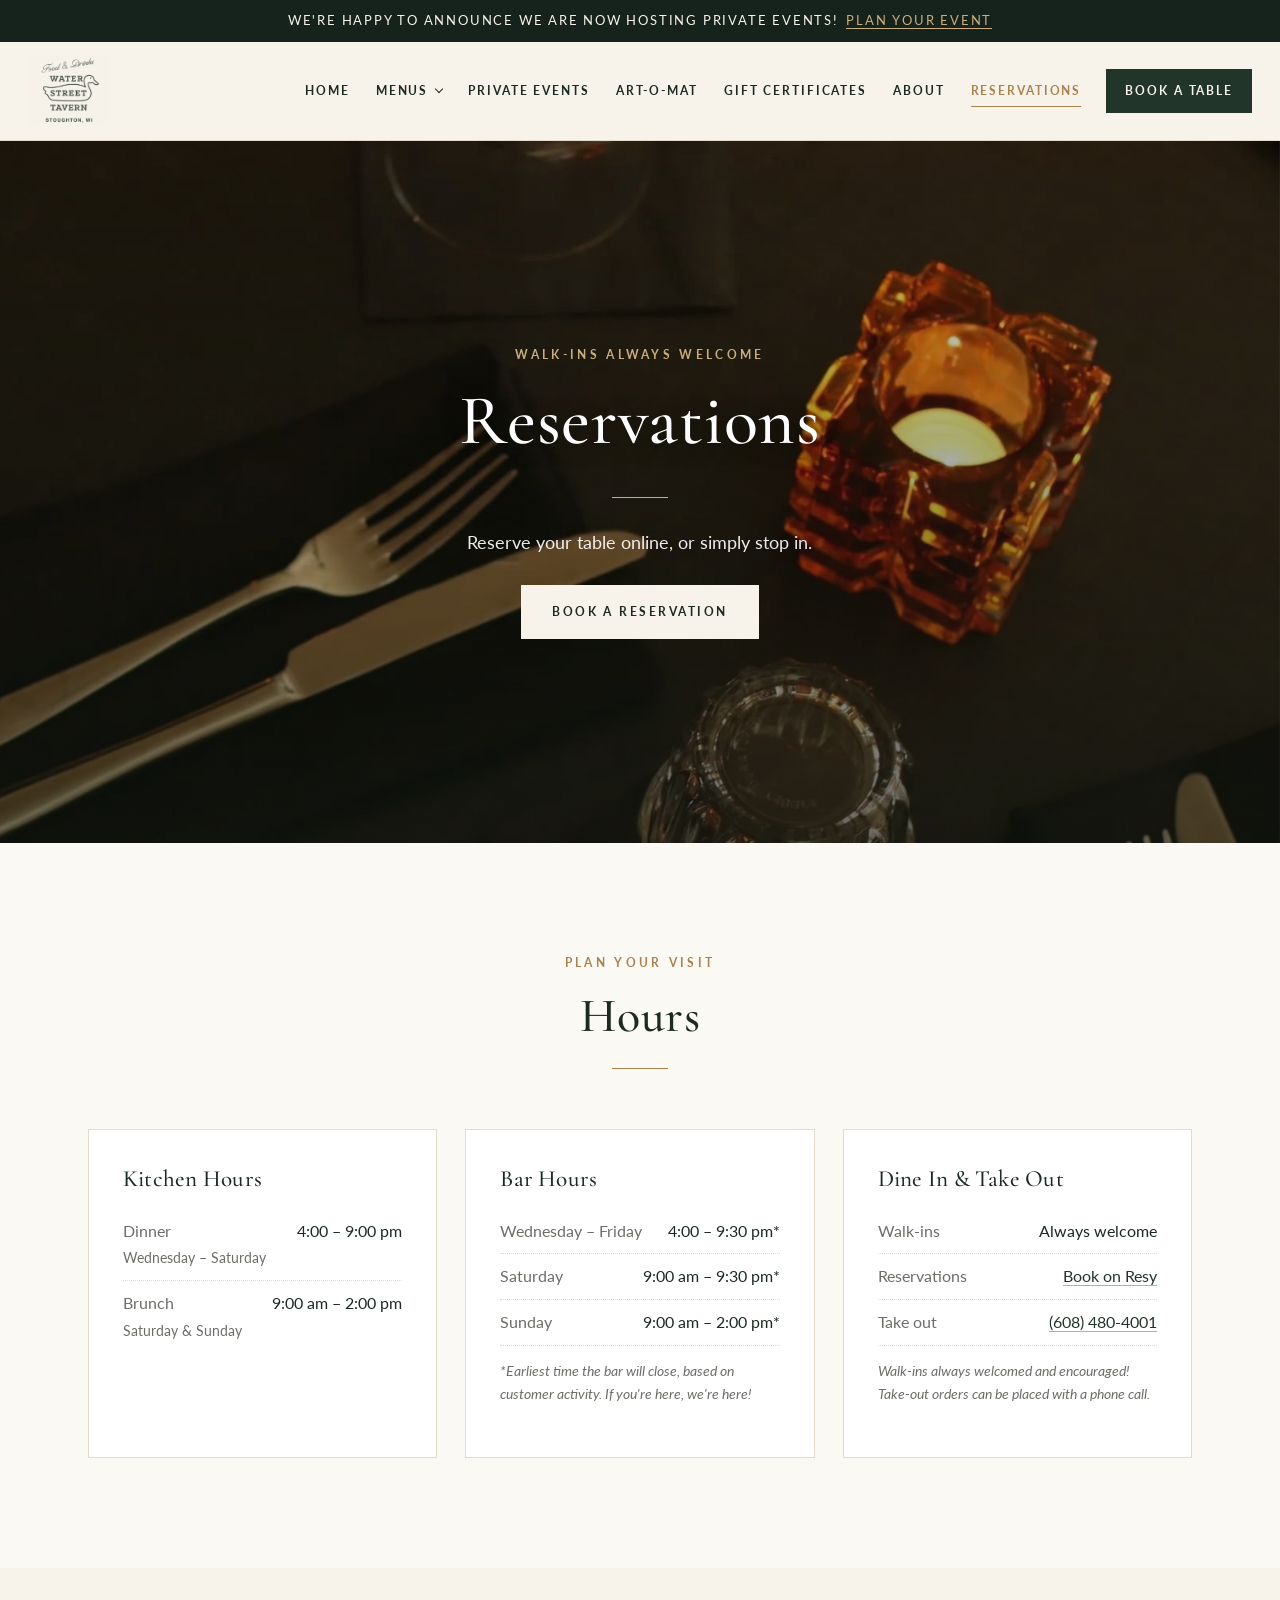
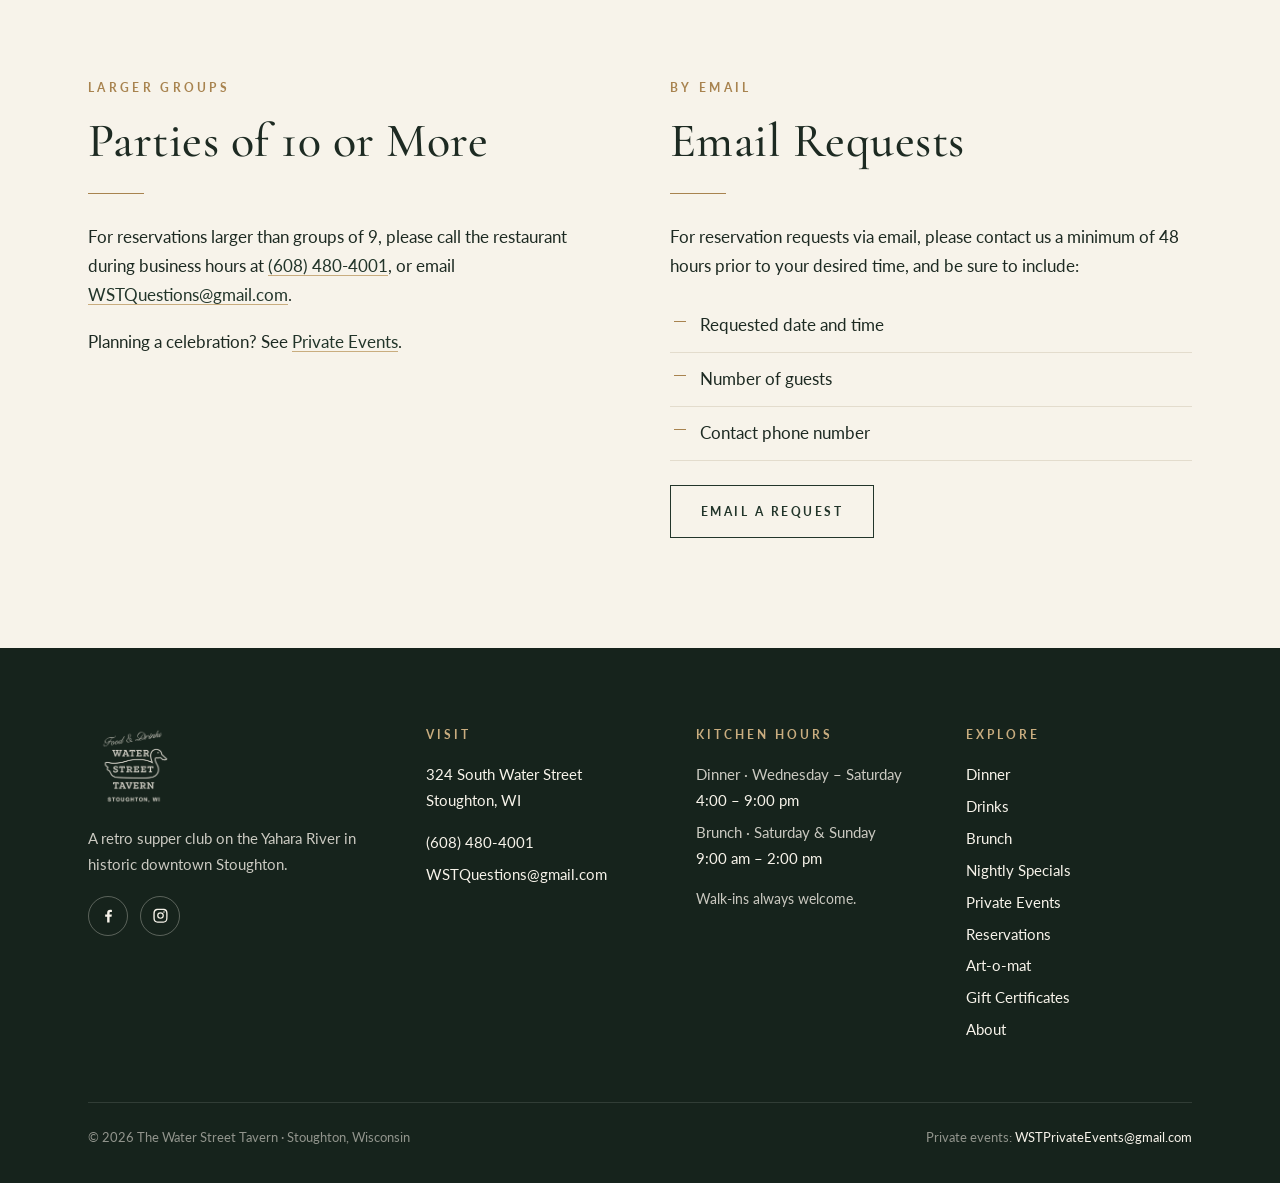
<file: reservations.html>
<!DOCTYPE html>
<html lang="en" class="no-js">
<head>
<meta charset="utf-8">
<meta name="viewport" content="width=device-width, initial-scale=1">
<title>Reservations | The Water Street Tavern, Stoughton WI</title>
<meta name="description" content="Book a table at Water Street Tavern in Stoughton, WI on Resy. Walk-ins always welcome. Larger parties please call (608) 480-4001.">
<meta property="og:title" content="Reservations | The Water Street Tavern, Stoughton WI">
<meta property="og:description" content="Book a table at Water Street Tavern in Stoughton, WI on Resy. Walk-ins always welcome. Larger parties please call (608) 480-4001.">
<meta property="og:image" content="img/dining-room.jpg">
<link rel="icon" href="img/favicon.png">
<link rel="preconnect" href="https://fonts.googleapis.com"><link rel="preconnect" href="https://fonts.gstatic.com" crossorigin>
<link href="https://fonts.googleapis.com/css2?family=Cormorant+Garamond:ital,wght@0,400;0,500;0,600;1,400&family=Lato:wght@300;400;700&display=swap" rel="stylesheet">
<link rel="stylesheet" href="css/site.css">
</head>
<body>
<a class="skip" href="#main">Skip to content</a>
<div class="announce"><span class="long">We're happy to announce we are now hosting private events!</span><span class="short">Now hosting private events</span><a href="private-events.html">Plan your event</a></div>
<header class="site-header">
 <div class="hdr">
  <a class="brand" href="index.html" aria-label="The Water Street Tavern home"><img src="img/logo-dark.png" alt="Food &amp; Drinks · Water Street Tavern · Stoughton, WI" width="700" height="338"></a>
  <button class="burger" aria-label="Open menu" aria-expanded="false" aria-controls="nav"><span></span></button>
  <nav class="nav" id="nav" aria-label="Main">
   <button class="nav-close" aria-label="Close menu">&times;</button>
   <a href="index.html">Home</a>
   <div class="dd"><button aria-expanded="false">Menus</button><div class="dd-menu"><a href="dinner.html">Dinner</a><a href="drinks.html">Drinks</a><a href="brunch.html">Brunch</a><a href="date-night.html">Date Night (Wednesday)</a><a href="nightly-specials.html">Nightly Specials</a></div></div>
   <a href="private-events.html">Private Events</a>
   <a href="art-o-mat.html">Art-o-mat</a>
   <a href="gift-certificates.html">Gift Certificates</a>
   <a href="about.html">About</a>
   <a href="reservations.html" aria-current="page">Reservations</a>
   <a class="btn" href="https://resy.com/cities/stoughton-wi-wi/venues/water-street-tavern" target="_blank" rel="noopener">Book a Table</a>
  </nav>
 </div>
</header>
<div class="scrim"></div>
<main id="main">
<section class="band ">
 <div class="band__bg" style="background-image:url('img/table-candle.jpg');background-position:68% center" data-sm="img/table-candle-sm.jpg" role="img" aria-hidden="true"></div>
 <div class="band__veil"></div>
 <div class="band__content"><span class="eyebrow">Walk-ins Always Welcome</span><h1>Reservations</h1><hr class="rule"><p>Reserve your table online, or simply stop in.</p><div class="btns" style="justify-content:center;margin-top:28px"><a class="btn light" href="https://resy.com/cities/stoughton-wi-wi/venues/water-street-tavern" target="_blank" rel="noopener">Book a Reservation</a></div></div>
</section>
<section class="section"><div class="wrap">
<div class="section-head reveal"><span class="eyebrow">Plan Your Visit</span><h2>Hours</h2><hr class="rule"></div>
<div class="hours">
     <div class="card reveal"><h3>Kitchen Hours</h3><div class="hrow"><span>Dinner<br><span class="small">Wednesday – Saturday</span></span><span>4:00 – 9:00 pm</span></div><div class="hrow"><span>Brunch<br><span class="small">Saturday &amp; Sunday</span></span><span>9:00 am – 2:00 pm</span></div></div>
     <div class="card reveal"><h3>Bar Hours</h3><div class="hrow"><span>Wednesday – Friday</span><span>4:00 – 9:30 pm*</span></div><div class="hrow"><span>Saturday</span><span>9:00 am – 9:30 pm*</span></div><div class="hrow"><span>Sunday</span><span>9:00 am – 2:00 pm*</span></div><p class="hnote muted">*Earliest time the bar will close, based on customer activity. If you&#x27;re here, we&#x27;re here!</p></div>
     <div class="card reveal"><h3>Dine In &amp; Take Out</h3>
      <div class="hrow"><span>Walk-ins</span><span>Always welcome</span></div>
      <div class="hrow"><span>Reservations</span><span><a href="https://resy.com/cities/stoughton-wi-wi/venues/water-street-tavern" target="_blank" rel="noopener">Book on Resy</a></span></div>
      <div class="hrow"><span>Take out</span><span><a href="tel:6084804001">(608) 480-4001</a></span></div>
      <p class="hnote muted">Walk-ins always welcomed and encouraged! Take-out orders can be placed with a phone call.</p></div>
    </div>
</div></section>
<section class="section ivory"><div class="wrap split" style="align-items:start;gap:60px">
<div class="reveal"><span class="eyebrow">Larger Groups</span><h2>Parties of 10 or More</h2><hr class="rule left">
<p>For reservations larger than groups of 9, please call the restaurant during business hours at <a href="tel:6084804001">(608) 480-4001</a>, or email <a href="mailto:WSTQuestions@gmail.com?subject=Reservations">WSTQuestions@gmail.com</a>.</p>
<p>Planning a celebration? See <a href="private-events.html">Private Events</a>.</p></div>
<div class="reveal"><span class="eyebrow">By Email</span><h2>Email Requests</h2><hr class="rule left">
<p>For reservation requests via email, please contact us a minimum of 48 hours prior to your desired time, and be sure to include:</p>
<ul class="checklist"><li>Requested date and time</li><li>Number of guests</li><li>Contact phone number</li></ul>
<a class="btn ghost" href="mailto:WSTQuestions@gmail.com?subject=Reservations">Email a Request</a></div>
</div></section></main>
<footer class="site-footer">
 <div class="wrap">
  <div class="fgrid">
   <div>
    <img class="flogo" src="img/logo-light.png" alt="Water Street Tavern" width="700" height="338">
    <p>A retro supper club on the Yahara River in historic downtown Stoughton.</p>
    <div class="social"><a href="https://www.facebook.com/100089725462678/" target="_blank" rel="noopener" aria-label="Facebook"><svg viewBox="0 0 24 24" aria-hidden="true"><path d="M13.5 22v-8.2h2.8l.4-3.2h-3.2V8.5c0-.9.3-1.6 1.6-1.6h1.7V4.1c-.3 0-1.3-.1-2.5-.1-2.5 0-4.2 1.5-4.2 4.3v2.4H7.3v3.2h2.8V22h3.4z"/></svg></a><a href="https://www.instagram.com/TheWaterStreetTavern" target="_blank" rel="noopener" aria-label="Instagram"><svg viewBox="0 0 24 24" aria-hidden="true"><path d="M12 7.3A4.7 4.7 0 1 0 12 16.7 4.7 4.7 0 0 0 12 7.3zm0 7.7a3 3 0 1 1 0-6 3 3 0 0 1 0 6zm6-7.9a1.1 1.1 0 1 1-2.2 0 1.1 1.1 0 0 1 2.2 0zM21.9 8.2c-.1-1.6-.4-3-1.6-4.2S17.7 2.4 16.1 2.4C14.4 2.3 9.6 2.3 7.9 2.4 6.3 2.5 4.9 2.8 3.7 4S2.1 6.6 2 8.2c-.1 1.7-.1 6.5 0 8.2.1 1.6.4 3 1.6 4.2s2.6 1.5 4.2 1.6c1.7.1 6.5.1 8.2 0 1.6-.1 3-.4 4.2-1.6s1.5-2.6 1.6-4.2c.2-1.7.2-6.5.1-8.2zm-2.2 10.1a3.3 3.3 0 0 1-1.9 1.9c-1.3.5-4.4.4-5.8.4s-4.5.1-5.8-.4a3.3 3.3 0 0 1-1.9-1.9c-.5-1.3-.4-4.4-.4-5.8s-.1-4.5.4-5.8a3.3 3.3 0 0 1 1.9-1.9c1.3-.5 4.4-.4 5.8-.4s4.5-.1 5.8.4a3.3 3.3 0 0 1 1.9 1.9c.5 1.3.4 4.4.4 5.8s.1 4.5-.4 5.8z"/></svg></a></div>
   </div>
   <div><h4>Visit</h4><ul><li><a href="https://www.google.com/maps/search/?api=1&query=Water+Street+Tavern+324+S+Water+St+Stoughton+WI" target="_blank" rel="noopener">324 South Water Street<br>Stoughton, WI</a></li><li style="margin-top:10px"><a href="tel:6084804001">(608) 480-4001</a></li><li><a href="mailto:WSTQuestions@gmail.com">WSTQuestions@gmail.com</a></li></ul></div>
   <div><h4>Kitchen Hours</h4><ul><li>Dinner · Wednesday – Saturday<br><span style="color:var(--ivory)">4:00 – 9:00 pm</span></li><li>Brunch · Saturday &amp; Sunday<br><span style="color:var(--ivory)">9:00 am – 2:00 pm</span></li></ul><p class="small" style="margin-top:12px">Walk-ins always welcome.</p></div>
   <div><h4>Explore</h4><ul><li><a href="dinner.html">Dinner</a></li><li><a href="drinks.html">Drinks</a></li><li><a href="brunch.html">Brunch</a></li><li><a href="nightly-specials.html">Nightly Specials</a></li><li><a href="private-events.html">Private Events</a></li><li><a href="reservations.html">Reservations</a></li><li><a href="art-o-mat.html">Art-o-mat</a></li><li><a href="gift-certificates.html">Gift Certificates</a></li><li><a href="about.html">About</a></li></ul></div>
  </div>
  <div class="fbottom"><span>&copy; 2026 The Water Street Tavern · Stoughton, Wisconsin</span><span>Private events: <a href="mailto:WSTPrivateEvents@gmail.com">WSTPrivateEvents@gmail.com</a></span></div>
 </div>
</footer>
<script src="js/site.js"></script>
</body>
</html>
</file>
<file: css/site.css>
:root{
  --ink:#1d2a22; --ink-soft:#3b4a40; --green:#22352a; --green-deep:#16231c;
  --ivory:#f7f3ea; --paper:#fbf9f4; --line:#e3dccd; --brass:#a8834f; --brass-soft:#c9ad7f;
  --muted:#6b6f68; --serif:"Cormorant Garamond",Georgia,"Times New Roman",serif;
  --sans:"Lato","Helvetica Neue",Arial,sans-serif; --max:1160px; --narrow:760px;
}
*{box-sizing:border-box}
html{scroll-behavior:smooth;-webkit-text-size-adjust:100%}
body{margin:0;background:var(--paper);color:var(--ink);font-family:var(--sans);font-size:17px;line-height:1.7;font-weight:400;-webkit-font-smoothing:antialiased}
img{max-width:100%;display:block}
a{color:var(--green);text-decoration-color:var(--brass-soft);text-underline-offset:3px}
a:hover{color:var(--brass)}
h1,h2,h3,h4{font-family:var(--serif);font-weight:500;color:var(--ink);line-height:1.15;margin:0 0 .5em;letter-spacing:.01em}
h1{font-size:clamp(2.4rem,5.5vw,4.4rem)}
h2{font-size:clamp(2rem,3.8vw,3rem)}
h3{font-size:1.6rem}
p{margin:0 0 1.1em}
.eyebrow{font-family:var(--sans);font-size:.74rem;letter-spacing:.28em;text-transform:uppercase;color:var(--brass);font-weight:700;margin:0 0 1rem;display:block}
.rule{width:56px;height:1px;background:var(--brass);border:0;margin:1.4rem auto 1.8rem}
.rule.left{margin-left:0}
.wrap{max-width:var(--max);margin:0 auto;padding:0 28px}
.narrow{max-width:var(--narrow);margin:0 auto;padding:0 28px}
.center{text-align:center}
.lede{font-size:1.15rem;color:var(--ink-soft)}
.muted{color:var(--muted)}
.small{font-size:.88rem}
.skip{position:absolute;left:-9999px}.skip:focus{left:12px;top:12px;z-index:999;background:#fff;padding:8px 12px}

/* buttons */
.btn{display:inline-block;font-family:var(--sans);font-size:.78rem;font-weight:700;letter-spacing:.2em;text-transform:uppercase;text-decoration:none;padding:15px 30px;border:1px solid var(--green);color:var(--ivory);background:var(--green);transition:.25s;border-radius:0;cursor:pointer}
.btn:hover{background:var(--green-deep);color:#fff;border-color:var(--green-deep)}
.btn.ghost{background:transparent;color:var(--green)}
.btn.ghost:hover{background:var(--green);color:var(--ivory)}
.btn.light{background:var(--ivory);color:var(--ink);border-color:var(--ivory)}
.btn.light:hover{background:transparent;color:var(--ivory)}
.btn.outline-light{background:transparent;color:var(--ivory);border-color:rgba(247,243,234,.7)}
.btn.outline-light:hover{background:var(--ivory);color:var(--ink)}
.btns{display:flex;gap:14px;flex-wrap:wrap;align-items:center}
.center .btns{justify-content:center}

/* announcement */
.announce{background:var(--green-deep);color:var(--ivory);text-align:center;font-size:.8rem;letter-spacing:.14em;text-transform:uppercase;padding:10px 16px}
.announce a{color:var(--brass-soft);margin-left:.6em;text-decoration:none;border-bottom:1px solid currentColor}
.announce a:hover{color:#fff}

/* header */
.site-header{background:var(--ivory);border-bottom:1px solid var(--line);position:sticky;top:0;z-index:50}
.hdr{display:flex;align-items:center;justify-content:space-between;gap:24px;max-width:1280px;margin:0 auto;padding:14px 28px}
.brand img{height:62px;width:auto}
.nav{display:flex;align-items:center;gap:4px}
.nav>a,.nav .dd>button{font-family:var(--sans);font-size:.74rem;font-weight:700;letter-spacing:.16em;text-transform:uppercase;color:var(--ink);text-decoration:none;padding:10px 11px;background:none;border:0;cursor:pointer;position:relative}
.nav>a:hover,.nav .dd>button:hover,.nav a[aria-current="page"]{color:var(--brass)}
.nav a[aria-current="page"]::after{content:"";position:absolute;left:11px;right:11px;bottom:4px;height:1px;background:var(--brass)}
.nav .btn{padding:11px 18px;margin-left:10px;color:var(--ivory)}
.nav .btn:hover{color:#fff}
.dd{position:relative}
.dd>button::after{content:"";display:inline-block;width:5px;height:5px;border-right:1px solid currentColor;border-bottom:1px solid currentColor;transform:rotate(45deg);margin-left:8px;vertical-align:3px}
.dd-menu{position:absolute;top:100%;left:0;min-width:230px;background:var(--paper);border:1px solid var(--line);box-shadow:0 18px 40px rgba(20,30,24,.12);padding:10px 0;opacity:0;visibility:hidden;transform:translateY(6px);transition:.2s}
.dd:hover .dd-menu,.dd:focus-within .dd-menu,.dd.open .dd-menu{opacity:1;visibility:visible;transform:none}
.dd-menu a{display:block;padding:9px 20px;font-size:.92rem;color:var(--ink);text-decoration:none}
.dd-menu a:hover{background:var(--ivory);color:var(--brass)}
.burger{display:none;background:none;border:0;width:44px;height:44px;cursor:pointer;position:relative}
.burger span,.burger span::before,.burger span::after{position:absolute;left:10px;right:10px;height:1.5px;background:var(--ink);content:"";transition:.25s}
.burger span{top:21px}.burger span::before{top:-7px;left:0;right:0}.burger span::after{top:7px;left:0;right:0}
@media (max-width:1080px){
  .burger{display:block}
  .nav{position:fixed;inset:0 0 0 auto;width:min(360px,86vw);flex-direction:column;align-items:stretch;background:var(--paper);padding:90px 28px 28px;transform:translateX(100%);transition:transform .3s ease;box-shadow:-20px 0 50px rgba(0,0,0,.15);overflow-y:auto;gap:0;z-index:60}
  .nav.open{transform:none}
  .nav>a,.nav .dd>button{font-size:.85rem;padding:14px 0;border-bottom:1px solid var(--line);text-align:left;width:100%}
  .nav a[aria-current="page"]::after{display:none}
  .dd-menu{position:static;opacity:1;visibility:visible;transform:none;box-shadow:none;border:0;padding:0 0 8px 14px;display:none;background:none}
  .dd.open .dd-menu{display:block}
  .nav .btn{margin:22px 0 0;text-align:center}
  .nav-close{display:block!important}
  .brand img{height:50px}
}
.nav-close{display:none;position:absolute;top:22px;right:20px;background:none;border:0;font-size:2rem;line-height:1;cursor:pointer;color:var(--ink)}
.scrim{position:fixed;inset:0;background:rgba(10,15,12,.4);opacity:0;visibility:hidden;transition:.3s;z-index:55}
.scrim.show{opacity:1;visibility:visible}

/* photo bands (parallax) */
.band{position:relative;overflow:hidden;min-height:78vh;display:flex;align-items:center;justify-content:center;color:var(--ivory);isolation:isolate}
.band.tall{min-height:92vh}
.band.short{min-height:56vh}
.band__bg{position:absolute;left:0;right:0;top:-18%;height:136%;background-size:cover;background-position:center;z-index:-2;will-change:transform}
.band.fixed .band__bg{top:0;height:100%;background-attachment:fixed;transform:none!important}
.band__veil{position:absolute;inset:0;z-index:-1;background:linear-gradient(180deg,rgba(14,22,17,.18) 0%,rgba(14,22,17,.42) 60%,rgba(14,22,17,.62) 100%)}
.band.soft .band__veil{background:rgba(14,22,17,.28)}
.band__content{text-align:center;padding:80px 28px;max-width:860px}
.band__content h1,.band__content h2{color:#fff;text-shadow:0 2px 24px rgba(0,0,0,.35)}
.band__content .eyebrow{color:var(--brass-soft)}
.band__content p{font-size:1.12rem;color:rgba(255,255,255,.92)}
.band .rule{background:var(--brass-soft)}
.band.bare{min-height:62vh}
/* frosted panel over a photo band ("see-through") */
.glass{background:rgba(20,30,24,.52);-webkit-backdrop-filter:blur(6px);backdrop-filter:blur(6px);border:1px solid rgba(255,255,255,.14);padding:52px 56px;max-width:640px;text-align:center}
@media (max-width:640px){.glass{padding:36px 24px}.band{min-height:70vh}.band.tall{min-height:84vh}}

/* sections */
.section{padding:110px 0}
.section.tight{padding:80px 0}
.section.ivory{background:var(--ivory)}
.section.dark{background:var(--green);color:var(--ivory)}
.section.dark h2,.section.dark h3{color:#fff}
.section.dark .muted{color:rgba(247,243,234,.72)}
.section-head{text-align:center;max-width:720px;margin:0 auto 60px}
.section-head p{color:var(--ink-soft)}
@media (max-width:640px){.section{padding:76px 0}.section.tight{padding:60px 0}.section-head{margin-bottom:40px}}

/* news cards */
.news-feature{display:grid;grid-template-columns:1.05fr 1fr;gap:0;background:#fff;border:1px solid var(--line);margin-bottom:28px}
.news-feature .nf-img{background-size:cover;background-position:center;min-height:360px}
.news-feature .nf-body{padding:52px 56px}
.tag{display:inline-block;font-size:.68rem;letter-spacing:.22em;text-transform:uppercase;font-weight:700;color:var(--brass);border:1px solid var(--brass-soft);padding:5px 10px;margin-bottom:18px}
@media (max-width:860px){.news-feature{grid-template-columns:1fr}.news-feature .nf-img{min-height:240px}.news-feature .nf-body{padding:36px 28px}}
.week{display:grid;grid-template-columns:repeat(4,1fr);gap:0;border:1px solid var(--line);background:#fff}
.day{padding:36px 30px;border-right:1px solid var(--line);display:flex;flex-direction:column}
.day:last-child{border-right:0}
.day .dname{font-size:.72rem;letter-spacing:.26em;text-transform:uppercase;font-weight:700;color:var(--brass);margin-bottom:12px}
.day h3{font-size:1.65rem;margin-bottom:.35em}
.day p{font-size:.95rem;color:var(--ink-soft);margin-bottom:.8em}
.day .more{margin-top:auto;font-size:.74rem;letter-spacing:.18em;text-transform:uppercase;font-weight:700;text-decoration:none}
@media (max-width:980px){.week{grid-template-columns:1fr 1fr}.day:nth-child(2){border-right:0}.day:nth-child(-n+2){border-bottom:1px solid var(--line)}}
@media (max-width:560px){.week{grid-template-columns:1fr}.day{border-right:0;border-bottom:1px solid var(--line)}.day:last-child{border-bottom:0}}

/* hours */
.hours{display:grid;grid-template-columns:repeat(3,1fr);gap:28px}
.hours .card{background:#fff;border:1px solid var(--line);padding:36px 34px}
.section.dark .hours .card{background:rgba(255,255,255,.04);border-color:rgba(255,255,255,.14)}
.hours h3{font-size:1.45rem;margin-bottom:1rem}
.hrow{display:flex;justify-content:space-between;gap:16px;padding:9px 0;border-bottom:1px dotted var(--line);font-size:.98rem}
.section.dark .hrow{border-color:rgba(255,255,255,.16)}
.hrow:last-child{border-bottom:0}
.hrow span:first-child{color:var(--muted)}
.section.dark .hrow span:first-child{color:rgba(247,243,234,.7)}
.hnote{font-size:.85rem;margin-top:14px;font-style:italic}
@media (max-width:900px){.hours{grid-template-columns:1fr}}

/* split feature */
.split{display:grid;grid-template-columns:1fr 1fr;gap:80px;align-items:center}
.split .ph{aspect-ratio:4/5;background-size:cover;background-position:center}
.split .ph.wide{aspect-ratio:4/3}
@media (max-width:900px){.split{grid-template-columns:1fr;gap:40px}}

/* tiles (menus) */
.tiles{display:grid;grid-template-columns:repeat(4,1fr);gap:22px}
.tile{display:block;text-decoration:none;color:var(--ink);background:#fff;border:1px solid var(--line);padding:34px 28px;transition:.25s;text-align:center}
.tile:hover{border-color:var(--brass-soft);transform:translateY(-3px);box-shadow:0 18px 36px rgba(20,30,24,.08);color:var(--ink)}
.tile h3{font-size:1.55rem;margin-bottom:.3em}
.tile p{font-size:.9rem;color:var(--muted);margin:0}
@media (max-width:900px){.tiles{grid-template-columns:1fr 1fr}}
@media (max-width:480px){.tiles{grid-template-columns:1fr}}

/* private events */
.pe-grid{display:grid;grid-template-columns:repeat(3,1fr);gap:26px}
.pe-card{background:#fff;border:1px solid var(--line);padding:40px 34px}
.pe-card .num{font-family:var(--serif);font-size:2.4rem;color:var(--brass);line-height:1;margin-bottom:14px;display:block}
.pe-card h3{font-size:1.5rem}
.pe-card p{color:var(--ink-soft);font-size:.97rem;margin:0}
@media (max-width:900px){.pe-grid{grid-template-columns:1fr}}
.space{display:grid;grid-template-columns:1.1fr 1fr;min-height:460px;background:#fff;border:1px solid var(--line);margin-bottom:28px}
.space:nth-child(even){grid-template-columns:1fr 1.1fr}
.space:nth-child(even) .sp-img{order:2}
.space .sp-img{background-size:cover;background-position:center;min-height:300px}
.space .sp-body{padding:56px;display:flex;flex-direction:column;justify-content:center}
@media (max-width:860px){.space,.space:nth-child(even){grid-template-columns:1fr}.space:nth-child(even) .sp-img{order:0}.space .sp-body{padding:36px 28px}}
.checklist{list-style:none;padding:0;margin:0 0 1.4em}
.checklist li{padding:12px 0 12px 30px;border-bottom:1px solid var(--line);position:relative}
.checklist li::before{content:"";position:absolute;left:4px;top:22px;width:12px;height:1px;background:var(--brass)}
.inquiry{background:#fff;border:1px solid var(--line);padding:56px;display:grid;grid-template-columns:1fr 1fr;gap:56px}
@media (max-width:860px){.inquiry{grid-template-columns:1fr;padding:36px 26px;gap:30px}}
.occasions{display:flex;flex-wrap:wrap;gap:12px;justify-content:center;margin-top:10px}
.occasions span{border:1px solid var(--line);background:#fff;padding:10px 20px;font-family:var(--serif);font-size:1.2rem}

/* menus */
.menu-nav{display:flex;flex-wrap:wrap;gap:8px;justify-content:center;margin:0 auto 10px}
.menu-nav a{font-size:.74rem;letter-spacing:.18em;text-transform:uppercase;font-weight:700;text-decoration:none;color:var(--ink);padding:10px 16px;border:1px solid var(--line);background:#fff}
.menu-nav a[aria-current="page"],.menu-nav a:hover{background:var(--green);color:var(--ivory);border-color:var(--green)}
.menu{columns:2;column-gap:72px}
.menu.one{columns:1;max-width:var(--narrow);margin:0 auto}
.mgroup{break-inside:avoid;margin-bottom:56px}
.mgroup>h2{font-size:2rem;margin-bottom:.2em}
.mgroup .gnote{font-size:.88rem;color:var(--muted);font-style:italic;margin-bottom:1.2em}
.mgroup .ghead{border-bottom:1px solid var(--brass-soft);padding-bottom:10px;margin-bottom:18px}
.item{margin-bottom:20px;break-inside:avoid}
.item .row{display:flex;align-items:baseline;gap:10px}
.item .name{font-family:var(--serif);font-size:1.32rem;font-weight:600;color:var(--ink)}
.item .dots{flex:1;border-bottom:1px dotted #c8bfae;transform:translateY(-5px)}
.item .price{font-family:var(--serif);font-size:1.2rem;color:var(--ink-soft);white-space:nowrap}
.item .desc{font-size:.93rem;color:var(--ink-soft);margin:2px 0 0}
.item .opt{font-size:.82rem;color:var(--brass);margin:2px 0 0;font-style:italic}
.diet{font-size:.66rem;letter-spacing:.08em;font-weight:700;color:var(--brass);border:1px solid var(--brass-soft);padding:1px 5px;margin-left:6px;vertical-align:3px;font-family:var(--sans)}
.plist{columns:2;column-gap:40px;padding:0;margin:0;list-style:none}
.plist li{padding:5px 0;border-bottom:1px dotted var(--line);break-inside:avoid;font-size:.95rem}
@media (max-width:820px){.menu{columns:1}.plist{columns:1}}
.legal{max-width:var(--narrow);margin:20px auto 0;text-align:center;font-size:.82rem;color:var(--muted);border-top:1px solid var(--line);padding-top:26px}
.legal p{margin:0 0 .5em}
.course{text-align:center;margin-bottom:46px}
.course h3{font-size:1.7rem;margin-bottom:.2em}
.course .num{font-size:.72rem;letter-spacing:.26em;text-transform:uppercase;font-weight:700;color:var(--brass)}
.course ul{list-style:none;padding:0;margin:.6em 0 0}
.course li{font-family:var(--serif);font-size:1.3rem;padding:2px 0}
.price-badge{display:inline-block;font-family:var(--serif);font-size:2.6rem;color:var(--green);border-top:1px solid var(--brass-soft);border-bottom:1px solid var(--brass-soft);padding:6px 26px;margin:8px 0 26px}
.pdf-link{display:inline-flex;align-items:center;gap:8px;font-size:.74rem;letter-spacing:.18em;text-transform:uppercase;font-weight:700;text-decoration:none}

/* page intro (text-only header under a band) */
.intro{padding:90px 0 40px;text-align:center}

/* info strip */
.info{display:grid;grid-template-columns:repeat(3,1fr);text-align:center;border-top:1px solid var(--line);border-bottom:1px solid var(--line)}
.info>div{padding:34px 20px;border-right:1px solid var(--line)}
.info>div:last-child{border-right:0}
.info .k{font-size:.7rem;letter-spacing:.26em;text-transform:uppercase;font-weight:700;color:var(--brass);display:block;margin-bottom:6px}
.info a,.info span.v{font-family:var(--serif);font-size:1.35rem;text-decoration:none;color:var(--ink)}
@media (max-width:760px){.info{grid-template-columns:1fr}.info>div{border-right:0;border-bottom:1px solid var(--line)}}

/* footer */
.site-footer{background:var(--green-deep);color:rgba(247,243,234,.8);padding:80px 0 34px;font-size:.95rem}
.site-footer a{color:var(--ivory);text-decoration:none}
.site-footer a:hover{color:var(--brass-soft)}
.fgrid{display:grid;grid-template-columns:1.3fr 1fr 1fr 1fr;gap:44px}
.fgrid h4{font-family:var(--sans);font-size:.72rem;letter-spacing:.26em;text-transform:uppercase;color:var(--brass-soft);margin-bottom:18px;font-weight:700}
.fgrid ul{list-style:none;padding:0;margin:0}.fgrid li{padding:3px 0}
.flogo{height:78px;width:auto;margin-bottom:20px}
.social{display:flex;gap:12px;margin-top:18px}
.social a{width:40px;height:40px;border:1px solid rgba(247,243,234,.3);display:flex;align-items:center;justify-content:center;border-radius:50%}
.social a:hover{border-color:var(--brass-soft)}
.social svg{width:17px;height:17px;fill:currentColor}
.fbottom{border-top:1px solid rgba(247,243,234,.12);margin-top:56px;padding-top:24px;display:flex;justify-content:space-between;flex-wrap:wrap;gap:12px;font-size:.8rem;color:rgba(247,243,234,.55)}
@media (max-width:900px){.fgrid{grid-template-columns:1fr 1fr}}
@media (max-width:540px){.fgrid{grid-template-columns:1fr}}

/* reveal */
.reveal{opacity:0;transform:translateY(18px);transition:opacity .9s ease,transform .9s ease}
.reveal.in{opacity:1;transform:none}
@media (prefers-reduced-motion:reduce){.reveal{opacity:1;transform:none;transition:none}.band__bg{transform:none!important}html{scroll-behavior:auto}}
.no-js .reveal{opacity:1;transform:none}
/* inquiry form */
.pe-form label{display:block;font-size:.72rem;letter-spacing:.2em;text-transform:uppercase;font-weight:700;color:var(--ink-soft);margin-bottom:18px}
.pe-form input,.pe-form select,.pe-form textarea{display:block;width:100%;margin-top:8px;font:inherit;font-size:1rem;letter-spacing:0;text-transform:none;font-weight:400;color:var(--ink);background:var(--paper);border:1px solid var(--line);padding:13px 14px;border-radius:0;-webkit-appearance:none;appearance:none}
.pe-form select{background-image:linear-gradient(45deg,transparent 50%,var(--ink) 50%),linear-gradient(135deg,var(--ink) 50%,transparent 50%);background-position:calc(100% - 20px) 50%,calc(100% - 15px) 50%;background-size:5px 5px;background-repeat:no-repeat}
.pe-form input:focus,.pe-form select:focus,.pe-form textarea:focus{outline:none;border-color:var(--brass)}
.pe-form .two{display:grid;grid-template-columns:1fr 1fr;gap:16px}
@media (max-width:480px){.pe-form .two{grid-template-columns:1fr}}
.section.dark a{color:var(--brass-soft)}
.section.dark a:hover{color:#fff}
.announce .short{display:none}
@media (max-width:640px){.announce .long{display:none}.announce .short{display:inline}.announce{font-size:.72rem}}
@media (min-width:1081px){.brand img{height:70px}}
.nav>a.btn{background:var(--green);color:var(--ivory);border:1px solid var(--green)}
.nav>a.btn:hover{background:var(--green-deep);color:#fff}
</file>
